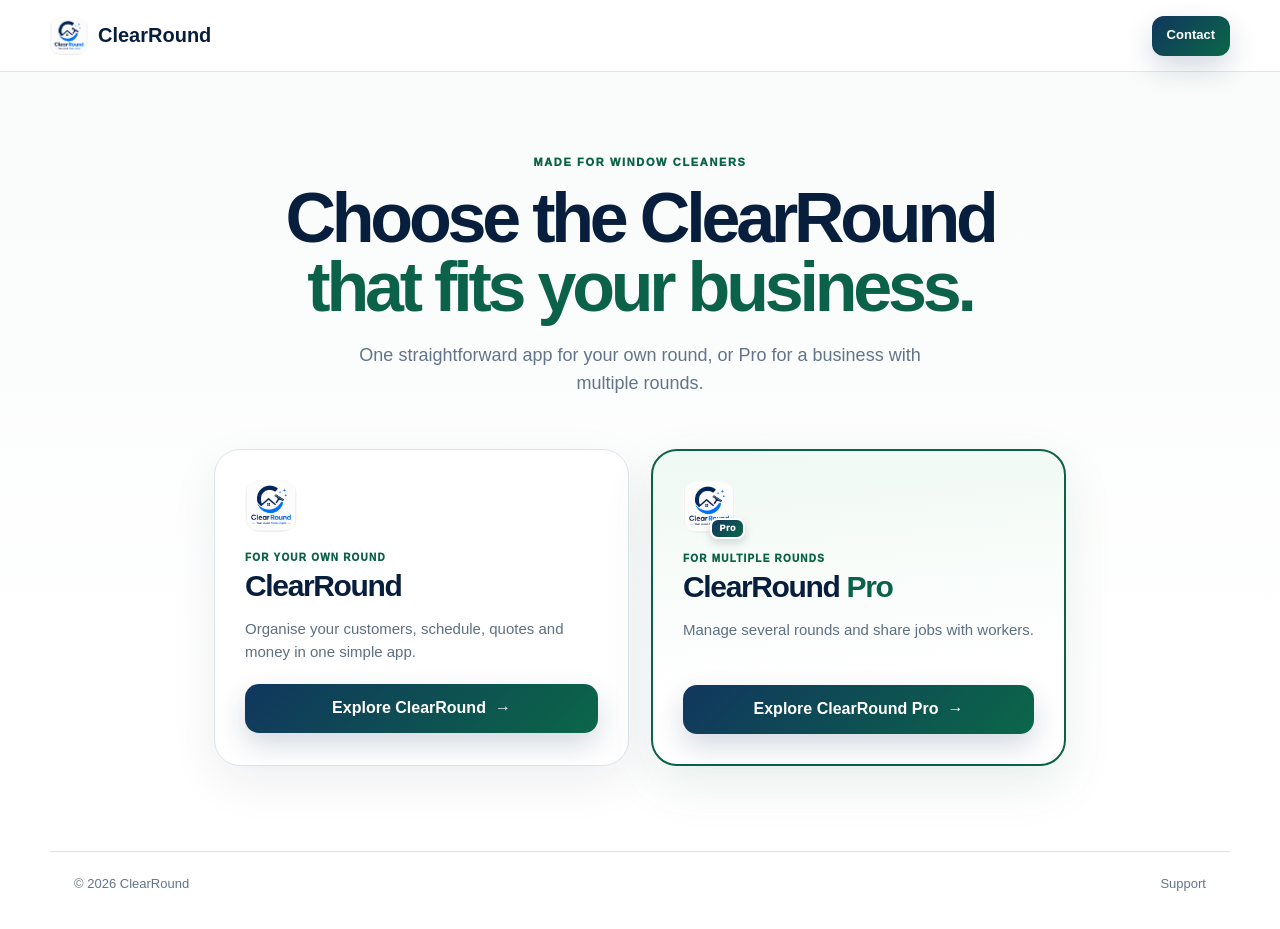
<file: index.html>
<!doctype html>
<html lang="en-GB">
<head>
  <meta charset="utf-8" />
  <meta name="viewport" content="width=device-width, initial-scale=1" />
  <meta name="description" content="Choose ClearRound for managing your own window-cleaning round, or ClearRound Pro for multiple rounds and workers." />
  <meta name="theme-color" content="#0b284d" />
  <title>ClearRound — Choose the right app for your round</title>
  <link rel="stylesheet" href="styles.css" />
</head>
<body class="choice-page">
  <header class="nav"><a class="brand" href="index.html" aria-label="ClearRound home"><img src="clearround-logo.png" alt="" /><span>ClearRound</span></a><a class="button small" href="mailto:mail@clearroundapp.com">Contact</a></header>
  <main id="top">
    <section class="choice-hero">
      <div class="eyebrow">MADE FOR WINDOW CLEANERS</div>
      <h1>Choose the ClearRound<br><span>that fits your business.</span></h1>
      <p>One straightforward app for your own round, or Pro for a business with multiple rounds.</p>
    </section>
    <section class="choice-grid" aria-label="Choose a ClearRound product">
      <article class="choice-card">
        <div class="choice-icon"><img src="clearround-logo.png" alt="" /></div>
        <div class="product-label">FOR YOUR OWN ROUND</div>
        <h2>ClearRound</h2>
        <p>Organise your customers, schedule, quotes and money in one simple app.</p>
        <a class="button full" href="clearround.html">Explore ClearRound <span aria-hidden="true">→</span></a>
      </article>
      <article class="choice-card choice-pro">
        <div class="choice-icon pro-mark"><img src="clearround-logo.png" alt="" /><span class="pro-badge">Pro</span></div>
        <div class="product-label">FOR MULTIPLE ROUNDS</div>
        <h2>ClearRound <span>Pro</span></h2>
        <p>Manage several rounds and share jobs with workers.</p>
        <a class="button full" href="pro.html">Explore ClearRound Pro <span aria-hidden="true">→</span></a>
      </article>
    </section>
  </main>
  <footer class="choice-footer"><span>© <span id="year"></span> ClearRound</span><a href="mailto:mail@clearroundapp.com">Support</a></footer>
  <script>document.getElementById('year').textContent = new Date().getFullYear();</script>
</body>
</html>
</file>
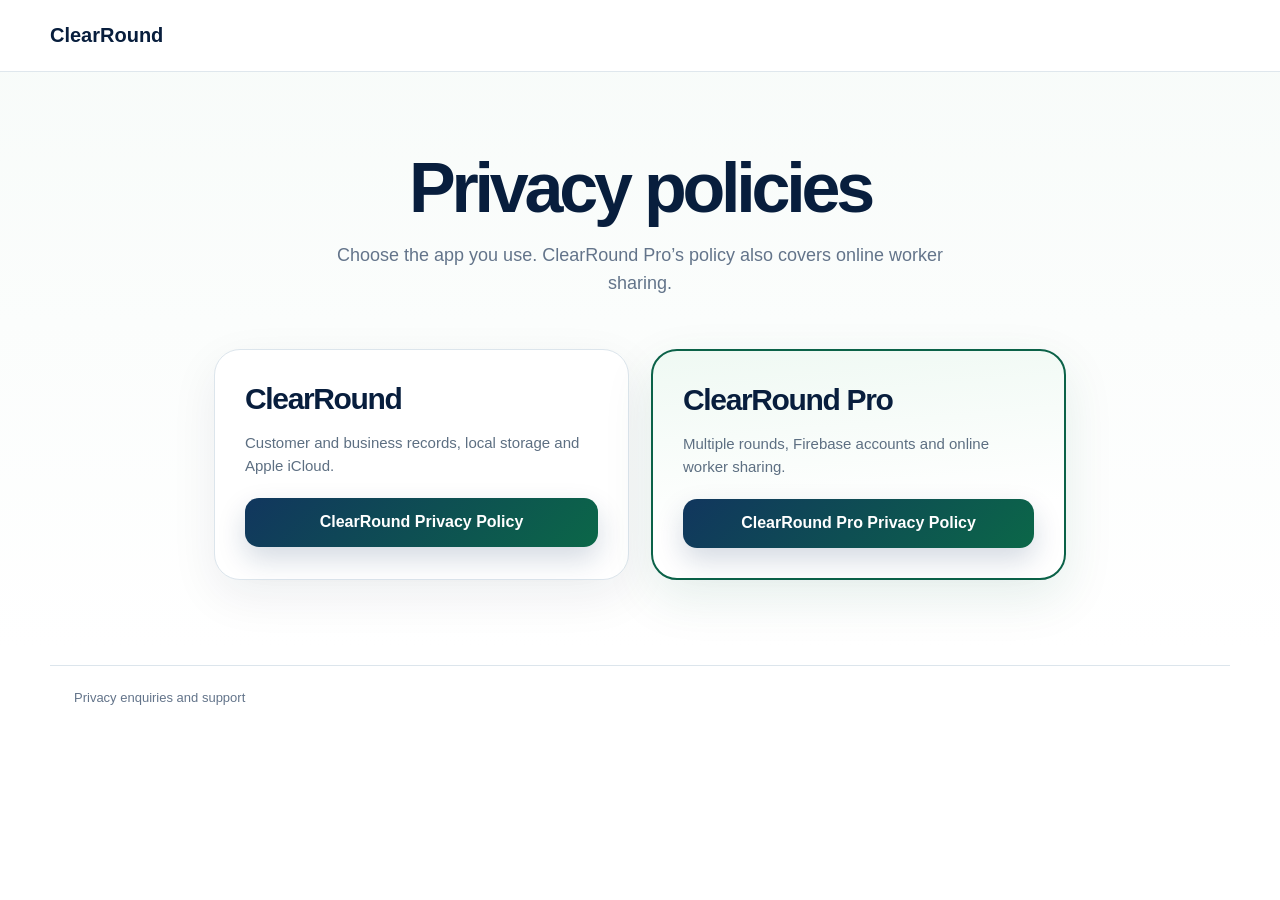
<file: privacy/index.html>
<!doctype html><html lang="en-GB"><head><meta charset="utf-8"><meta name="viewport" content="width=device-width,initial-scale=1"><title>Choose your privacy policy | ClearRound</title><link rel="stylesheet" href="../styles.css"></head><body class="choice-page"><header class="nav"><a class="brand" href="../index.html">ClearRound</a></header><main><section class="choice-hero"><h1>Privacy policies</h1><p>Choose the app you use. ClearRound Pro’s policy also covers online worker sharing.</p></section><section class="choice-grid" aria-label="Privacy policies"><article class="choice-card"><h2>ClearRound</h2><p>Customer and business records, local storage and Apple iCloud.</p><a class="button full" href="../privacy.html">ClearRound Privacy Policy</a></article><article class="choice-card choice-pro"><h2>ClearRound Pro</h2><p>Multiple rounds, Firebase accounts and online worker sharing.</p><a class="button full" href="../pro-privacy.html">ClearRound Pro Privacy Policy</a></article></section></main><footer class="choice-footer"><a href="mailto:mail@clearroundapp.com">Privacy enquiries and support</a></footer></body></html>
</file>
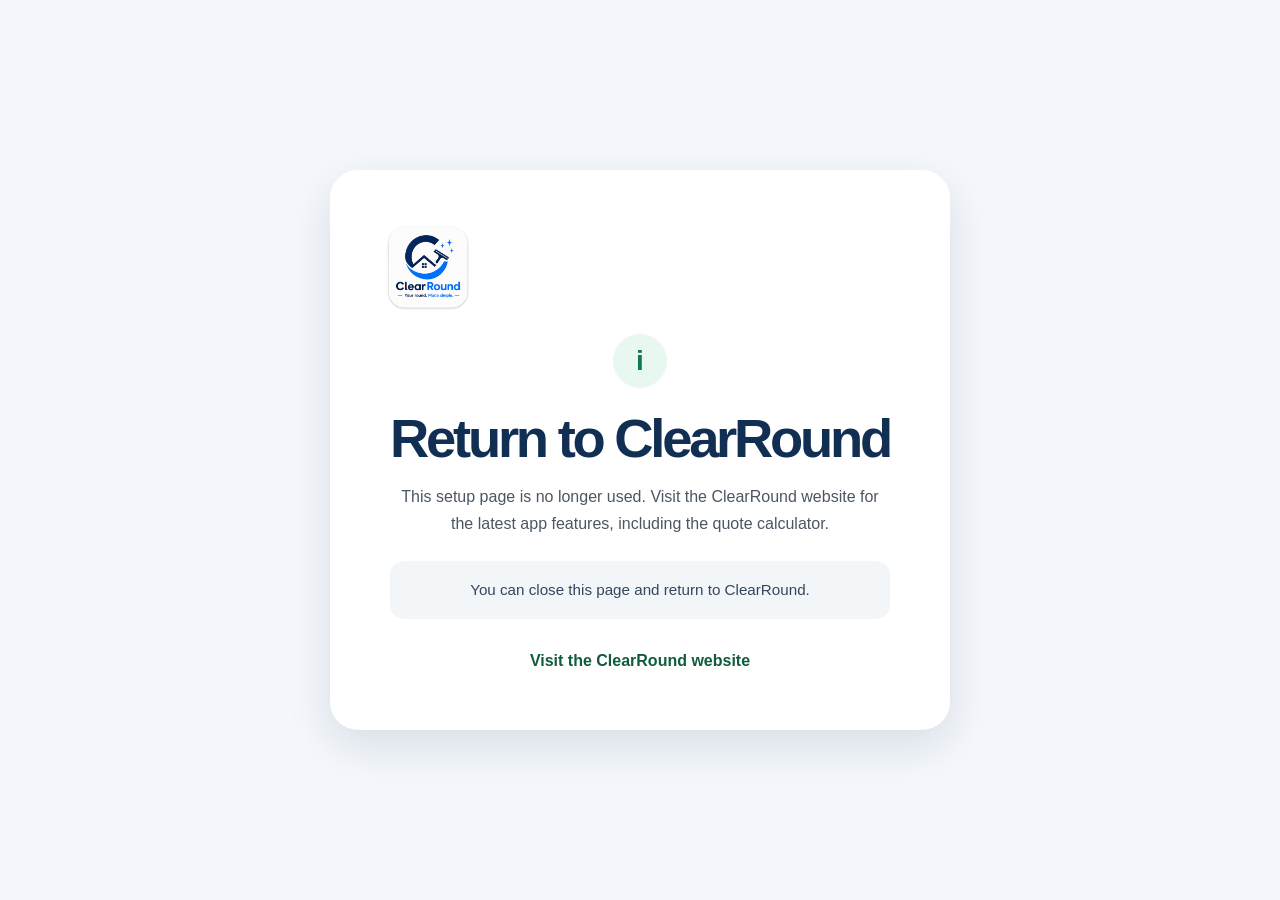
<file: stripe/refresh/index.html>
<!DOCTYPE html>
<html lang="en">
<head>
  <meta charset="UTF-8" />
  <meta name="viewport" content="width=device-width, initial-scale=1.0" />
  <meta name="robots" content="noindex, nofollow" />
  <meta name="description" content="Visit ClearRound for the latest app information." />
  <title>Return to ClearRound</title>
  <link rel="stylesheet" href="../../styles.css" />
  <style>
    .legacy-wrap{min-height:100vh;display:grid;place-items:center;padding:32px 20px;background:#f4f7fb}
    .legacy-card{width:min(620px,100%);background:#fff;border-radius:28px;padding:clamp(28px,6vw,56px);box-shadow:0 16px 45px rgba(17,46,83,.12);text-align:center}
    .legacy-logo{width:84px;height:84px;border-radius:20px;margin-bottom:24px}
    .legacy-card h1{margin:0 0 16px;color:#112e53;font-size:clamp(2rem,7vw,3.4rem);line-height:1.05}
    .legacy-card p{margin:0 auto 16px;max-width:500px;color:#4c5663;line-height:1.7}
    .status-mark{display:grid;place-items:center;width:54px;height:54px;margin:0 auto 22px;border-radius:50%;background:#e8f7ef;color:#0f7a4c;font-size:28px;font-weight:800}
    .legacy-note{margin-top:24px!important;padding:16px 18px;border-radius:14px;background:#f3f6f9;color:#34465d!important;font-size:.95rem}
    .home-link{display:inline-block;margin-top:14px;color:#0f5d3a;font-weight:700;text-decoration:none}
  </style>
</head>
<body>
  <main class="legacy-wrap">
    <section class="legacy-card" aria-labelledby="page-title">
      <img class="legacy-logo" src="../../clearround-logo.png" alt="ClearRound" />
      <div class="status-mark" aria-hidden="true">i</div>
      <h1 id="page-title">Return to ClearRound</h1>
      <p>This setup page is no longer used. Visit the ClearRound website for the latest app features, including the quote calculator.</p>
      <p class="legacy-note">You can close this page and return to ClearRound.</p>
      <a class="home-link" href="../../index.html">Visit the ClearRound website</a>
    </section>
  </main>
</body>
</html>
</file>
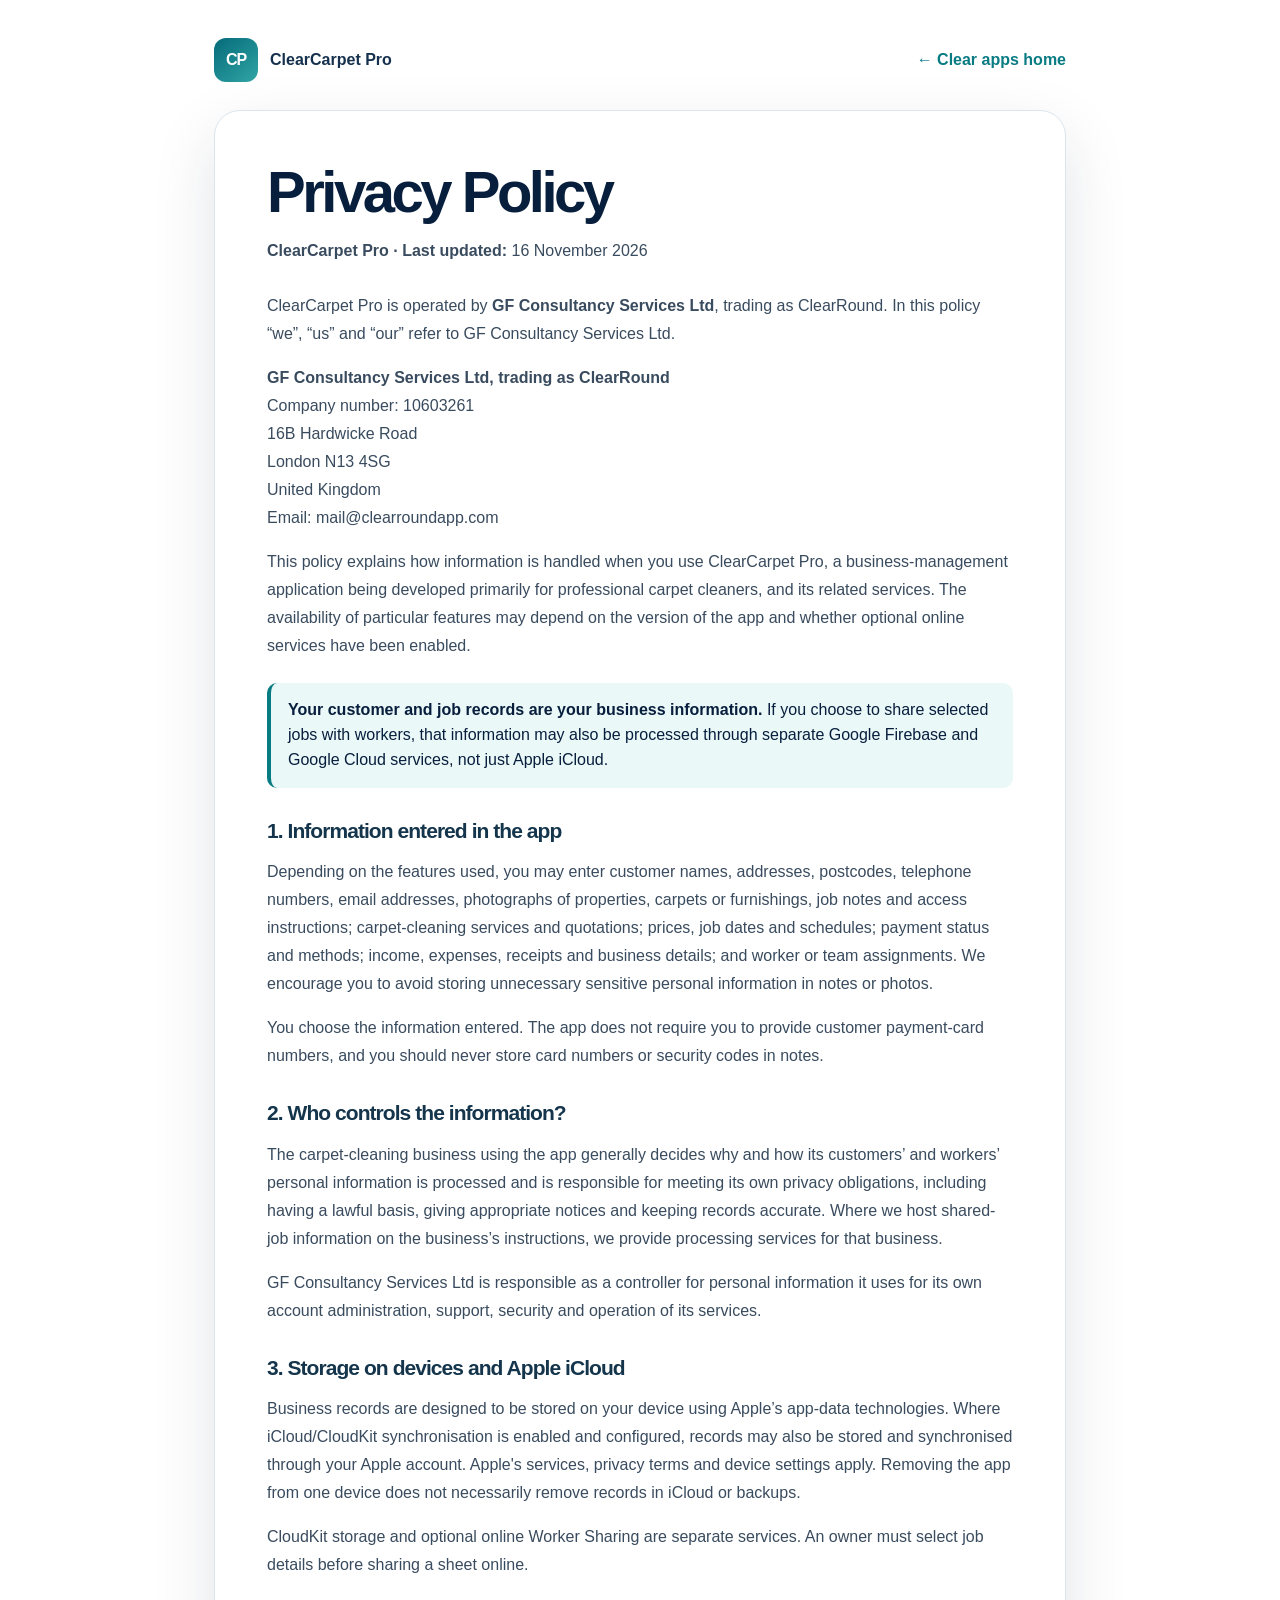
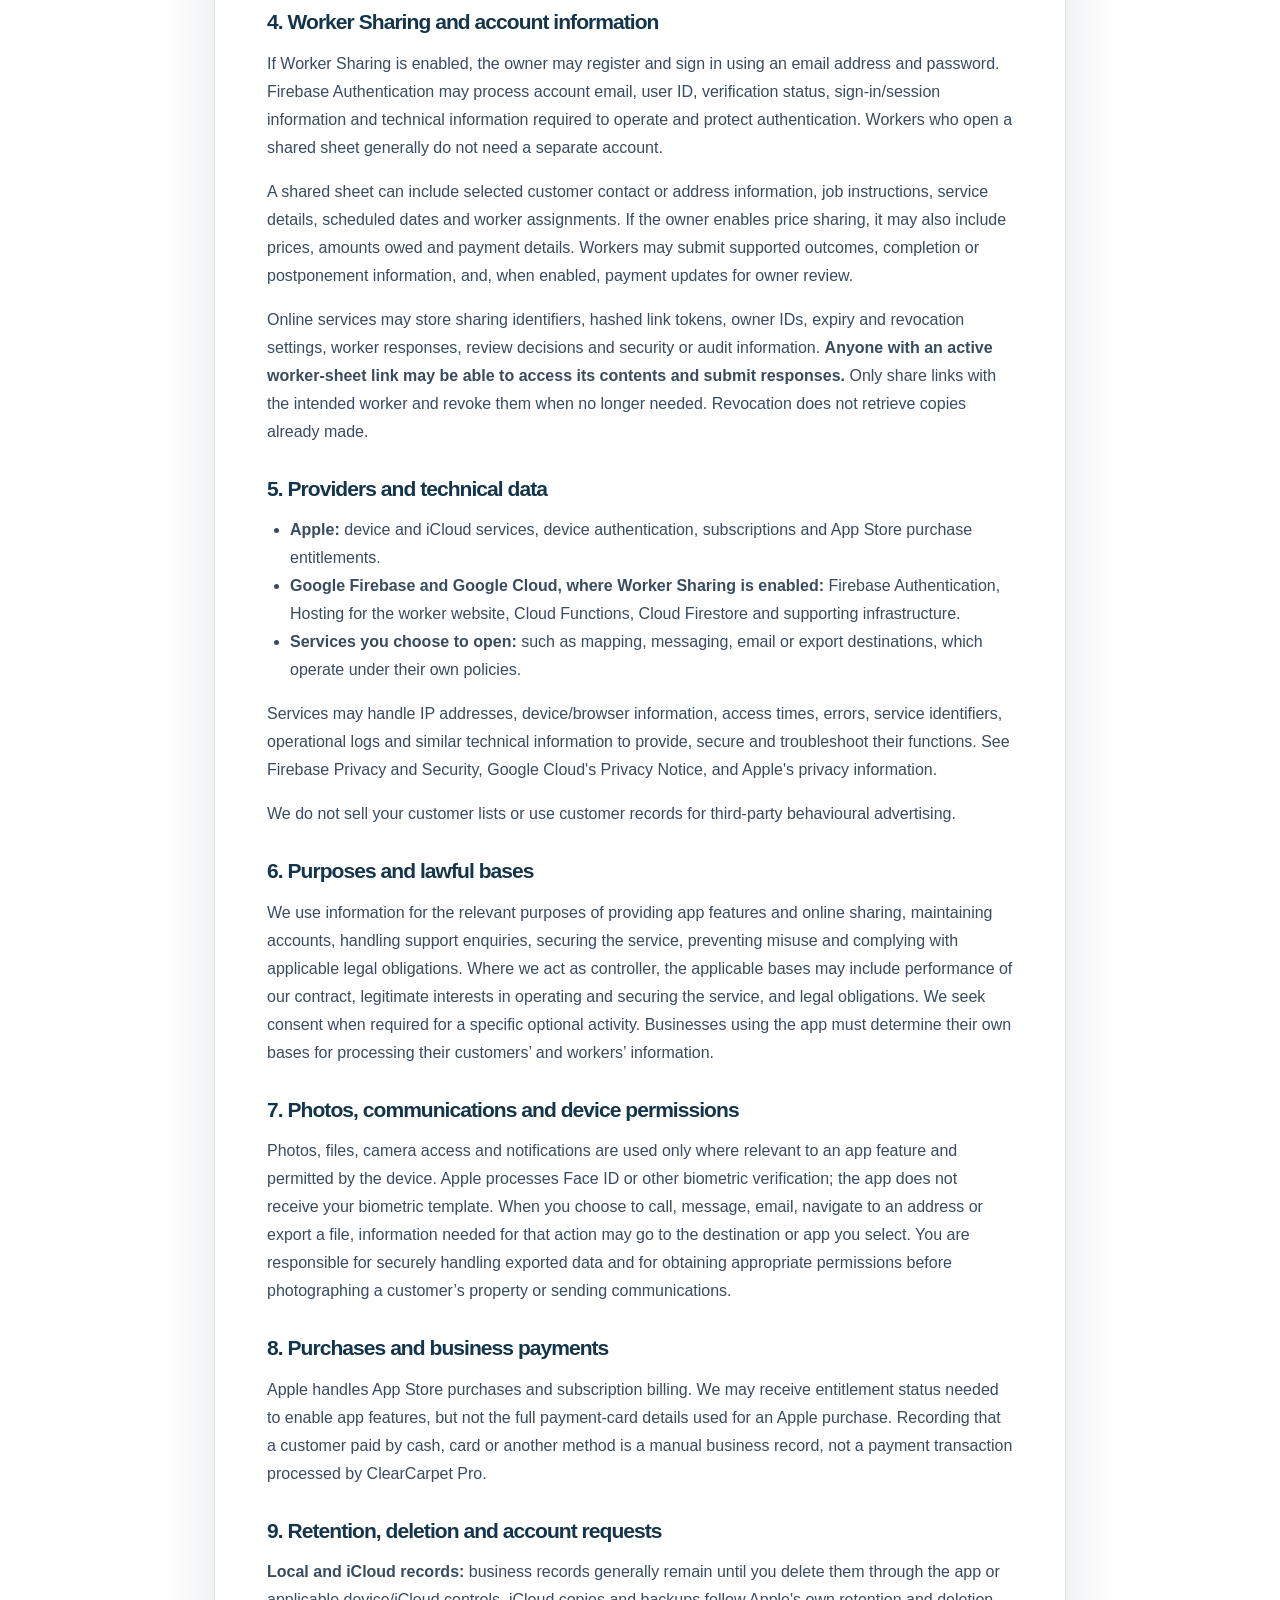
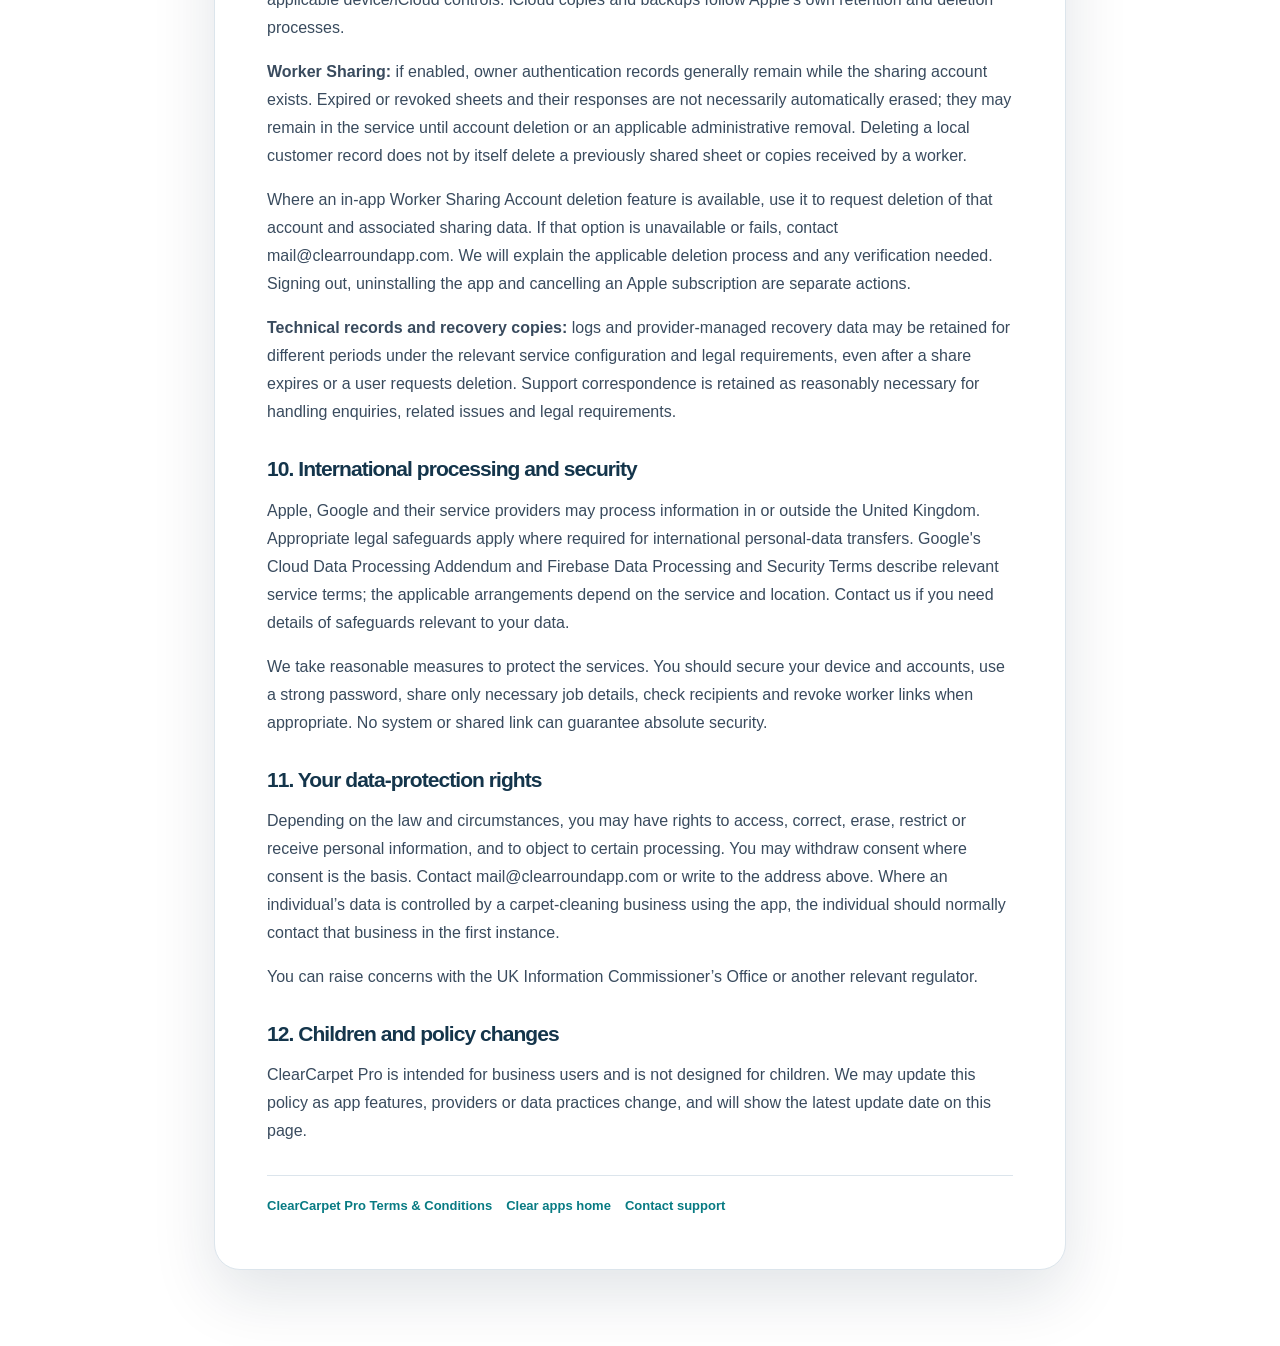
<file: clearcarpetpro-privacy.html>
<!doctype html>
<html lang="en-GB">
<head>
<meta charset="utf-8" />
<meta name="viewport" content="width=device-width, initial-scale=1" />
<meta name="description" content="How ClearCarpet Pro handles carpet-cleaning business records, Apple iCloud data and optional worker sharing." />
<meta name="theme-color" content="#087b83" />
<title>Privacy Policy | ClearCarpet Pro</title>
<link rel="stylesheet" href="styles.css" />
<style>.policy-wrap{max-width:900px;margin:0 auto;padding:38px 24px 76px}.policy-top{display:flex;align-items:center;justify-content:space-between;gap:18px;margin-bottom:28px}.policy-brand{display:flex;align-items:center;gap:12px}.policy-brand img{width:44px;height:44px;border-radius:12px}.policy-back{font-weight:750;color:#087b83}.policy-card{background:#fff;border:1px solid var(--line);border-radius:26px;padding:clamp(23px,5vw,52px);box-shadow:var(--shadow)}.policy-card h1{font-size:clamp(36px,6vw,58px);line-height:1;margin:0 0 10px}.policy-card h2{font-size:21px;margin:32px 0 8px}.policy-card p,.policy-card li{line-height:1.75;color:#394b5e}.policy-card ul{padding-left:23px}.policy-meta{color:var(--muted);margin-bottom:27px}.policy-note{background:#eaf8f8;border-left:4px solid #087b83;padding:15px 17px;border-radius:10px;margin:23px 0}.policy-footer{margin-top:30px;padding-top:20px;border-top:1px solid var(--line);display:flex;gap:14px;flex-wrap:wrap}.policy-footer a{color:#087b83;font-weight:750}@media(max-width:640px){.policy-top{align-items:flex-start}.policy-back{padding-top:8px}}.policy-brand{text-decoration:none;color:#16314e}.carpet-mark{width:44px;height:44px;border-radius:12px;background:linear-gradient(140deg,#056b7a,#31a5a5);display:grid;place-items:center;color:#fff;font-weight:850;letter-spacing:-1px;flex-shrink:0}.policy-card a{overflow-wrap:anywhere}.policy-card h2{color:#14354b}.policy-card{min-width:0}.policy-top a:hover,.policy-footer a:hover{text-decoration:underline}</style>
</head>
<body>
<div class="policy-wrap">
<header class="policy-top">
  <a class="policy-brand" href="index.html" aria-label="ClearCarpet Pro — Clear apps home"><span class="carpet-mark" aria-hidden="true">CP</span><strong>ClearCarpet Pro</strong></a>
  <a class="policy-back" href="index.html">← Clear apps home</a>
</header>
<main class="policy-card">
<h1>Privacy Policy</h1>
<p class="policy-meta"><strong>ClearCarpet Pro · Last updated:</strong> 16 November 2026</p>
<p>ClearCarpet Pro is operated by <strong>GF Consultancy Services Ltd</strong>, trading as ClearRound. In this policy “we”, “us” and “our” refer to GF Consultancy Services Ltd.</p>
<p><strong>GF Consultancy Services Ltd, trading as ClearRound</strong><br />
Company number: 10603261<br />
16B Hardwicke Road<br />
London N13 4SG<br />
United Kingdom<br />
Email: <a href="mailto:mail@clearroundapp.com">mail@clearroundapp.com</a></p>
<p>This policy explains how information is handled when you use ClearCarpet Pro, a business-management application being developed primarily for professional carpet cleaners, and its related services. The availability of particular features may depend on the version of the app and whether optional online services have been enabled.</p>
<div class="policy-note"><strong>Your customer and job records are your business information.</strong> If you choose to share selected jobs with workers, that information may also be processed through separate Google Firebase and Google Cloud services, not just Apple iCloud.</div>

<h2>1. Information entered in the app</h2>
<p>Depending on the features used, you may enter customer names, addresses, postcodes, telephone numbers, email addresses, photographs of properties, carpets or furnishings, job notes and access instructions; carpet-cleaning services and quotations; prices, job dates and schedules; payment status and methods; income, expenses, receipts and business details; and worker or team assignments. We encourage you to avoid storing unnecessary sensitive personal information in notes or photos.</p>
<p>You choose the information entered. The app does not require you to provide customer payment-card numbers, and you should never store card numbers or security codes in notes.</p>

<h2>2. Who controls the information?</h2>
<p>The carpet-cleaning business using the app generally decides why and how its customers’ and workers’ personal information is processed and is responsible for meeting its own privacy obligations, including having a lawful basis, giving appropriate notices and keeping records accurate. Where we host shared-job information on the business’s instructions, we provide processing services for that business.</p>
<p>GF Consultancy Services Ltd is responsible as a controller for personal information it uses for its own account administration, support, security and operation of its services.</p>

<h2>3. Storage on devices and Apple iCloud</h2>
<p>Business records are designed to be stored on your device using Apple’s app-data technologies. Where iCloud/CloudKit synchronisation is enabled and configured, records may also be stored and synchronised through your Apple account. Apple's services, privacy terms and device settings apply. Removing the app from one device does not necessarily remove records in iCloud or backups.</p>
<p>CloudKit storage and optional online Worker Sharing are separate services. An owner must select job details before sharing a sheet online.</p>

<h2>4. Worker Sharing and account information</h2>
<p>If Worker Sharing is enabled, the owner may register and sign in using an email address and password. Firebase Authentication may process account email, user ID, verification status, sign-in/session information and technical information required to operate and protect authentication. Workers who open a shared sheet generally do not need a separate account.</p>
<p>A shared sheet can include selected customer contact or address information, job instructions, service details, scheduled dates and worker assignments. If the owner enables price sharing, it may also include prices, amounts owed and payment details. Workers may submit supported outcomes, completion or postponement information, and, when enabled, payment updates for owner review.</p>
<p>Online services may store sharing identifiers, hashed link tokens, owner IDs, expiry and revocation settings, worker responses, review decisions and security or audit information. <strong>Anyone with an active worker-sheet link may be able to access its contents and submit responses.</strong> Only share links with the intended worker and revoke them when no longer needed. Revocation does not retrieve copies already made.</p>

<h2>5. Providers and technical data</h2>
<ul>
<li><strong>Apple:</strong> device and iCloud services, device authentication, subscriptions and App Store purchase entitlements.</li>
<li><strong>Google Firebase and Google Cloud, where Worker Sharing is enabled:</strong> Firebase Authentication, Hosting for the worker website, Cloud Functions, Cloud Firestore and supporting infrastructure.</li>
<li><strong>Services you choose to open:</strong> such as mapping, messaging, email or export destinations, which operate under their own policies.</li>
</ul>
<p>Services may handle IP addresses, device/browser information, access times, errors, service identifiers, operational logs and similar technical information to provide, secure and troubleshoot their functions. See <a href="https://firebase.google.com/support/privacy">Firebase Privacy and Security</a>, <a href="https://cloud.google.com/terms/cloud-privacy-notice">Google Cloud's Privacy Notice</a>, and <a href="https://www.apple.com/legal/privacy/">Apple's privacy information</a>.</p>
<p>We do not sell your customer lists or use customer records for third-party behavioural advertising.</p>

<h2>6. Purposes and lawful bases</h2>
<p>We use information for the relevant purposes of providing app features and online sharing, maintaining accounts, handling support enquiries, securing the service, preventing misuse and complying with applicable legal obligations. Where we act as controller, the applicable bases may include performance of our contract, legitimate interests in operating and securing the service, and legal obligations. We seek consent when required for a specific optional activity. Businesses using the app must determine their own bases for processing their customers’ and workers’ information.</p>

<h2>7. Photos, communications and device permissions</h2>
<p>Photos, files, camera access and notifications are used only where relevant to an app feature and permitted by the device. Apple processes Face ID or other biometric verification; the app does not receive your biometric template. When you choose to call, message, email, navigate to an address or export a file, information needed for that action may go to the destination or app you select. You are responsible for securely handling exported data and for obtaining appropriate permissions before photographing a customer’s property or sending communications.</p>

<h2>8. Purchases and business payments</h2>
<p>Apple handles App Store purchases and subscription billing. We may receive entitlement status needed to enable app features, but not the full payment-card details used for an Apple purchase. Recording that a customer paid by cash, card or another method is a manual business record, not a payment transaction processed by ClearCarpet Pro.</p>

<h2>9. Retention, deletion and account requests</h2>
<p><strong>Local and iCloud records:</strong> business records generally remain until you delete them through the app or applicable device/iCloud controls. iCloud copies and backups follow Apple's own retention and deletion processes.</p>
<p><strong>Worker Sharing:</strong> if enabled, owner authentication records generally remain while the sharing account exists. Expired or revoked sheets and their responses are not necessarily automatically erased; they may remain in the service until account deletion or an applicable administrative removal. Deleting a local customer record does not by itself delete a previously shared sheet or copies received by a worker.</p>
<p>Where an in-app Worker Sharing Account deletion feature is available, use it to request deletion of that account and associated sharing data. If that option is unavailable or fails, contact <a href="mailto:mail@clearroundapp.com">mail@clearroundapp.com</a>. We will explain the applicable deletion process and any verification needed. Signing out, uninstalling the app and cancelling an Apple subscription are separate actions.</p>
<p><strong>Technical records and recovery copies:</strong> logs and provider-managed recovery data may be retained for different periods under the relevant service configuration and legal requirements, even after a share expires or a user requests deletion. Support correspondence is retained as reasonably necessary for handling enquiries, related issues and legal requirements.</p>

<h2>10. International processing and security</h2>
<p>Apple, Google and their service providers may process information in or outside the United Kingdom. Appropriate legal safeguards apply where required for international personal-data transfers. Google's <a href="https://cloud.google.com/terms/data-processing-addendum">Cloud Data Processing Addendum</a> and <a href="https://firebase.google.com/terms/data-processing-terms">Firebase Data Processing and Security Terms</a> describe relevant service terms; the applicable arrangements depend on the service and location. Contact us if you need details of safeguards relevant to your data.</p>
<p>We take reasonable measures to protect the services. You should secure your device and accounts, use a strong password, share only necessary job details, check recipients and revoke worker links when appropriate. No system or shared link can guarantee absolute security.</p>

<h2>11. Your data-protection rights</h2>
<p>Depending on the law and circumstances, you may have rights to access, correct, erase, restrict or receive personal information, and to object to certain processing. You may withdraw consent where consent is the basis. Contact <a href="mailto:mail@clearroundapp.com">mail@clearroundapp.com</a> or write to the address above. Where an individual’s data is controlled by a carpet-cleaning business using the app, the individual should normally contact that business in the first instance.</p>
<p>You can raise concerns with the <a href="https://ico.org.uk/make-a-complaint/">UK Information Commissioner’s Office</a> or another relevant regulator.</p>

<h2>12. Children and policy changes</h2>
<p>ClearCarpet Pro is intended for business users and is not designed for children. We may update this policy as app features, providers or data practices change, and will show the latest update date on this page.</p>
<nav class="policy-footer" aria-label="Legal pages">
  <a href="clearcarpetpro-terms.html">ClearCarpet Pro Terms &amp; Conditions</a>
  <a href="index.html">Clear apps home</a>
  <a href="mailto:mail@clearroundapp.com">Contact support</a>
</nav>
</main>
</div>
</body>
</html>
</file>
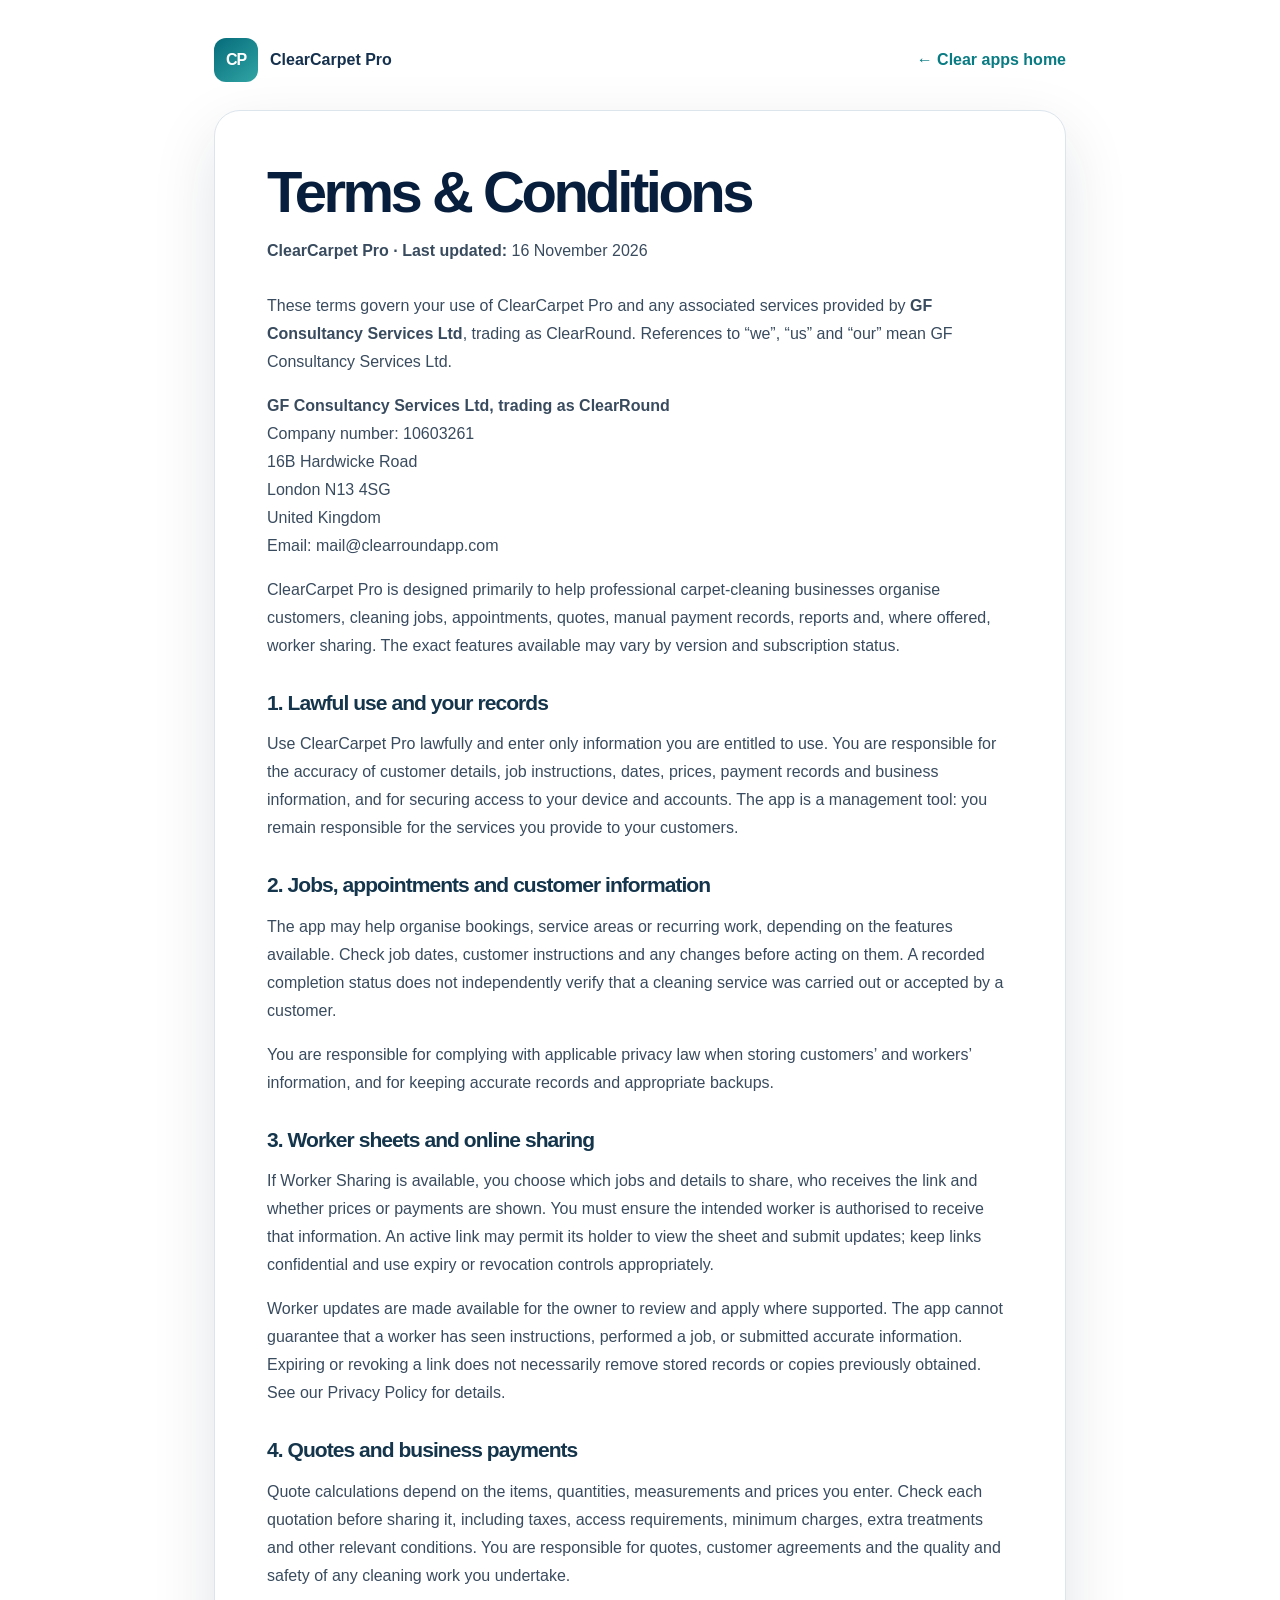
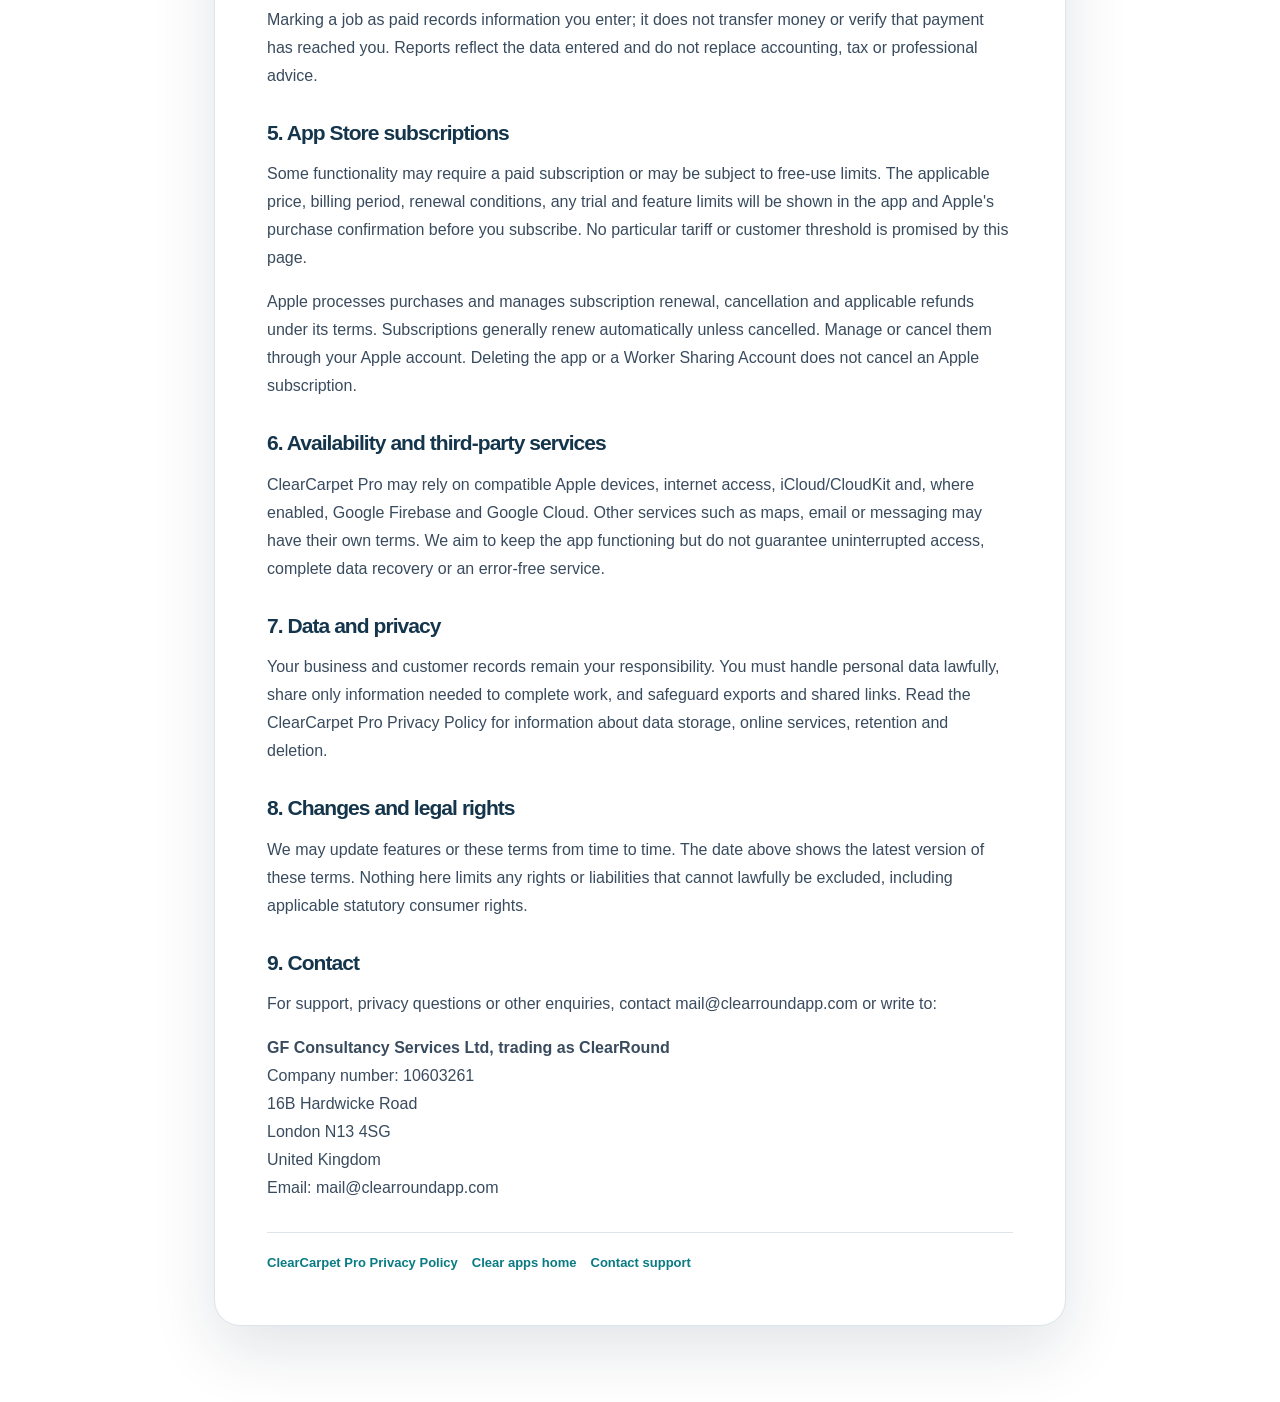
<file: clearcarpetpro-terms.html>
<!doctype html>
<html lang="en-GB">
<head>
<meta charset="utf-8" />
<meta name="viewport" content="width=device-width, initial-scale=1" />
<meta name="description" content="Terms and conditions for the ClearCarpet Pro carpet-cleaning business-management app." />
<meta name="theme-color" content="#087b83" />
<title>Terms & Conditions | ClearCarpet Pro</title>
<link rel="stylesheet" href="styles.css" />
<style>.policy-wrap{max-width:900px;margin:0 auto;padding:38px 24px 76px}.policy-top{display:flex;align-items:center;justify-content:space-between;gap:18px;margin-bottom:28px}.policy-brand{display:flex;align-items:center;gap:12px}.policy-brand img{width:44px;height:44px;border-radius:12px}.policy-back{font-weight:750;color:#087b83}.policy-card{background:#fff;border:1px solid var(--line);border-radius:26px;padding:clamp(23px,5vw,52px);box-shadow:var(--shadow)}.policy-card h1{font-size:clamp(36px,6vw,58px);line-height:1;margin:0 0 10px}.policy-card h2{font-size:21px;margin:32px 0 8px}.policy-card p,.policy-card li{line-height:1.75;color:#394b5e}.policy-card ul{padding-left:23px}.policy-meta{color:var(--muted);margin-bottom:27px}.policy-note{background:#eaf8f8;border-left:4px solid #087b83;padding:15px 17px;border-radius:10px;margin:23px 0}.policy-footer{margin-top:30px;padding-top:20px;border-top:1px solid var(--line);display:flex;gap:14px;flex-wrap:wrap}.policy-footer a{color:#087b83;font-weight:750}@media(max-width:640px){.policy-top{align-items:flex-start}.policy-back{padding-top:8px}}.policy-brand{text-decoration:none;color:#16314e}.carpet-mark{width:44px;height:44px;border-radius:12px;background:linear-gradient(140deg,#056b7a,#31a5a5);display:grid;place-items:center;color:#fff;font-weight:850;letter-spacing:-1px;flex-shrink:0}.policy-card a{overflow-wrap:anywhere}.policy-card h2{color:#14354b}.policy-card{min-width:0}.policy-top a:hover,.policy-footer a:hover{text-decoration:underline}</style>
</head>
<body>
<div class="policy-wrap">
<header class="policy-top">
  <a class="policy-brand" href="index.html" aria-label="ClearCarpet Pro — Clear apps home"><span class="carpet-mark" aria-hidden="true">CP</span><strong>ClearCarpet Pro</strong></a>
  <a class="policy-back" href="index.html">← Clear apps home</a>
</header>
<main class="policy-card">
<h1>Terms &amp; Conditions</h1>
<p class="policy-meta"><strong>ClearCarpet Pro · Last updated:</strong> 16 November 2026</p>
<p>These terms govern your use of ClearCarpet Pro and any associated services provided by <strong>GF Consultancy Services Ltd</strong>, trading as ClearRound. References to “we”, “us” and “our” mean GF Consultancy Services Ltd.</p>
<p><strong>GF Consultancy Services Ltd, trading as ClearRound</strong><br />
Company number: 10603261<br />
16B Hardwicke Road<br />
London N13 4SG<br />
United Kingdom<br />
Email: <a href="mailto:mail@clearroundapp.com">mail@clearroundapp.com</a></p>
<p>ClearCarpet Pro is designed primarily to help professional carpet-cleaning businesses organise customers, cleaning jobs, appointments, quotes, manual payment records, reports and, where offered, worker sharing. The exact features available may vary by version and subscription status.</p>

<h2>1. Lawful use and your records</h2>
<p>Use ClearCarpet Pro lawfully and enter only information you are entitled to use. You are responsible for the accuracy of customer details, job instructions, dates, prices, payment records and business information, and for securing access to your device and accounts. The app is a management tool: you remain responsible for the services you provide to your customers.</p>

<h2>2. Jobs, appointments and customer information</h2>
<p>The app may help organise bookings, service areas or recurring work, depending on the features available. Check job dates, customer instructions and any changes before acting on them. A recorded completion status does not independently verify that a cleaning service was carried out or accepted by a customer.</p>
<p>You are responsible for complying with applicable privacy law when storing customers’ and workers’ information, and for keeping accurate records and appropriate backups.</p>

<h2>3. Worker sheets and online sharing</h2>
<p>If Worker Sharing is available, you choose which jobs and details to share, who receives the link and whether prices or payments are shown. You must ensure the intended worker is authorised to receive that information. An active link may permit its holder to view the sheet and submit updates; keep links confidential and use expiry or revocation controls appropriately.</p>
<p>Worker updates are made available for the owner to review and apply where supported. The app cannot guarantee that a worker has seen instructions, performed a job, or submitted accurate information. Expiring or revoking a link does not necessarily remove stored records or copies previously obtained. See our <a href="clearcarpetpro-privacy.html">Privacy Policy</a> for details.</p>

<h2>4. Quotes and business payments</h2>
<p>Quote calculations depend on the items, quantities, measurements and prices you enter. Check each quotation before sharing it, including taxes, access requirements, minimum charges, extra treatments and other relevant conditions. You are responsible for quotes, customer agreements and the quality and safety of any cleaning work you undertake.</p>
<p>Marking a job as paid records information you enter; it does not transfer money or verify that payment has reached you. Reports reflect the data entered and do not replace accounting, tax or professional advice.</p>

<h2>5. App Store subscriptions</h2>
<p>Some functionality may require a paid subscription or may be subject to free-use limits. The applicable price, billing period, renewal conditions, any trial and feature limits will be shown in the app and Apple's purchase confirmation before you subscribe. No particular tariff or customer threshold is promised by this page.</p>
<p>Apple processes purchases and manages subscription renewal, cancellation and applicable refunds under its terms. Subscriptions generally renew automatically unless cancelled. Manage or cancel them through your Apple account. Deleting the app or a Worker Sharing Account does not cancel an Apple subscription.</p>

<h2>6. Availability and third-party services</h2>
<p>ClearCarpet Pro may rely on compatible Apple devices, internet access, iCloud/CloudKit and, where enabled, Google Firebase and Google Cloud. Other services such as maps, email or messaging may have their own terms. We aim to keep the app functioning but do not guarantee uninterrupted access, complete data recovery or an error-free service.</p>

<h2>7. Data and privacy</h2>
<p>Your business and customer records remain your responsibility. You must handle personal data lawfully, share only information needed to complete work, and safeguard exports and shared links. Read the <a href="clearcarpetpro-privacy.html">ClearCarpet Pro Privacy Policy</a> for information about data storage, online services, retention and deletion.</p>

<h2>8. Changes and legal rights</h2>
<p>We may update features or these terms from time to time. The date above shows the latest version of these terms. Nothing here limits any rights or liabilities that cannot lawfully be excluded, including applicable statutory consumer rights.</p>

<h2>9. Contact</h2>
<p>For support, privacy questions or other enquiries, contact <a href="mailto:mail@clearroundapp.com">mail@clearroundapp.com</a> or write to:</p>
<p><strong>GF Consultancy Services Ltd, trading as ClearRound</strong><br />
Company number: 10603261<br />
16B Hardwicke Road<br />
London N13 4SG<br />
United Kingdom<br />
Email: <a href="mailto:mail@clearroundapp.com">mail@clearroundapp.com</a></p>
<nav class="policy-footer" aria-label="Legal pages">
  <a href="clearcarpetpro-privacy.html">ClearCarpet Pro Privacy Policy</a>
  <a href="index.html">Clear apps home</a>
  <a href="mailto:mail@clearroundapp.com">Contact support</a>
</nav>
</main>
</div>
</body>
</html>
</file>
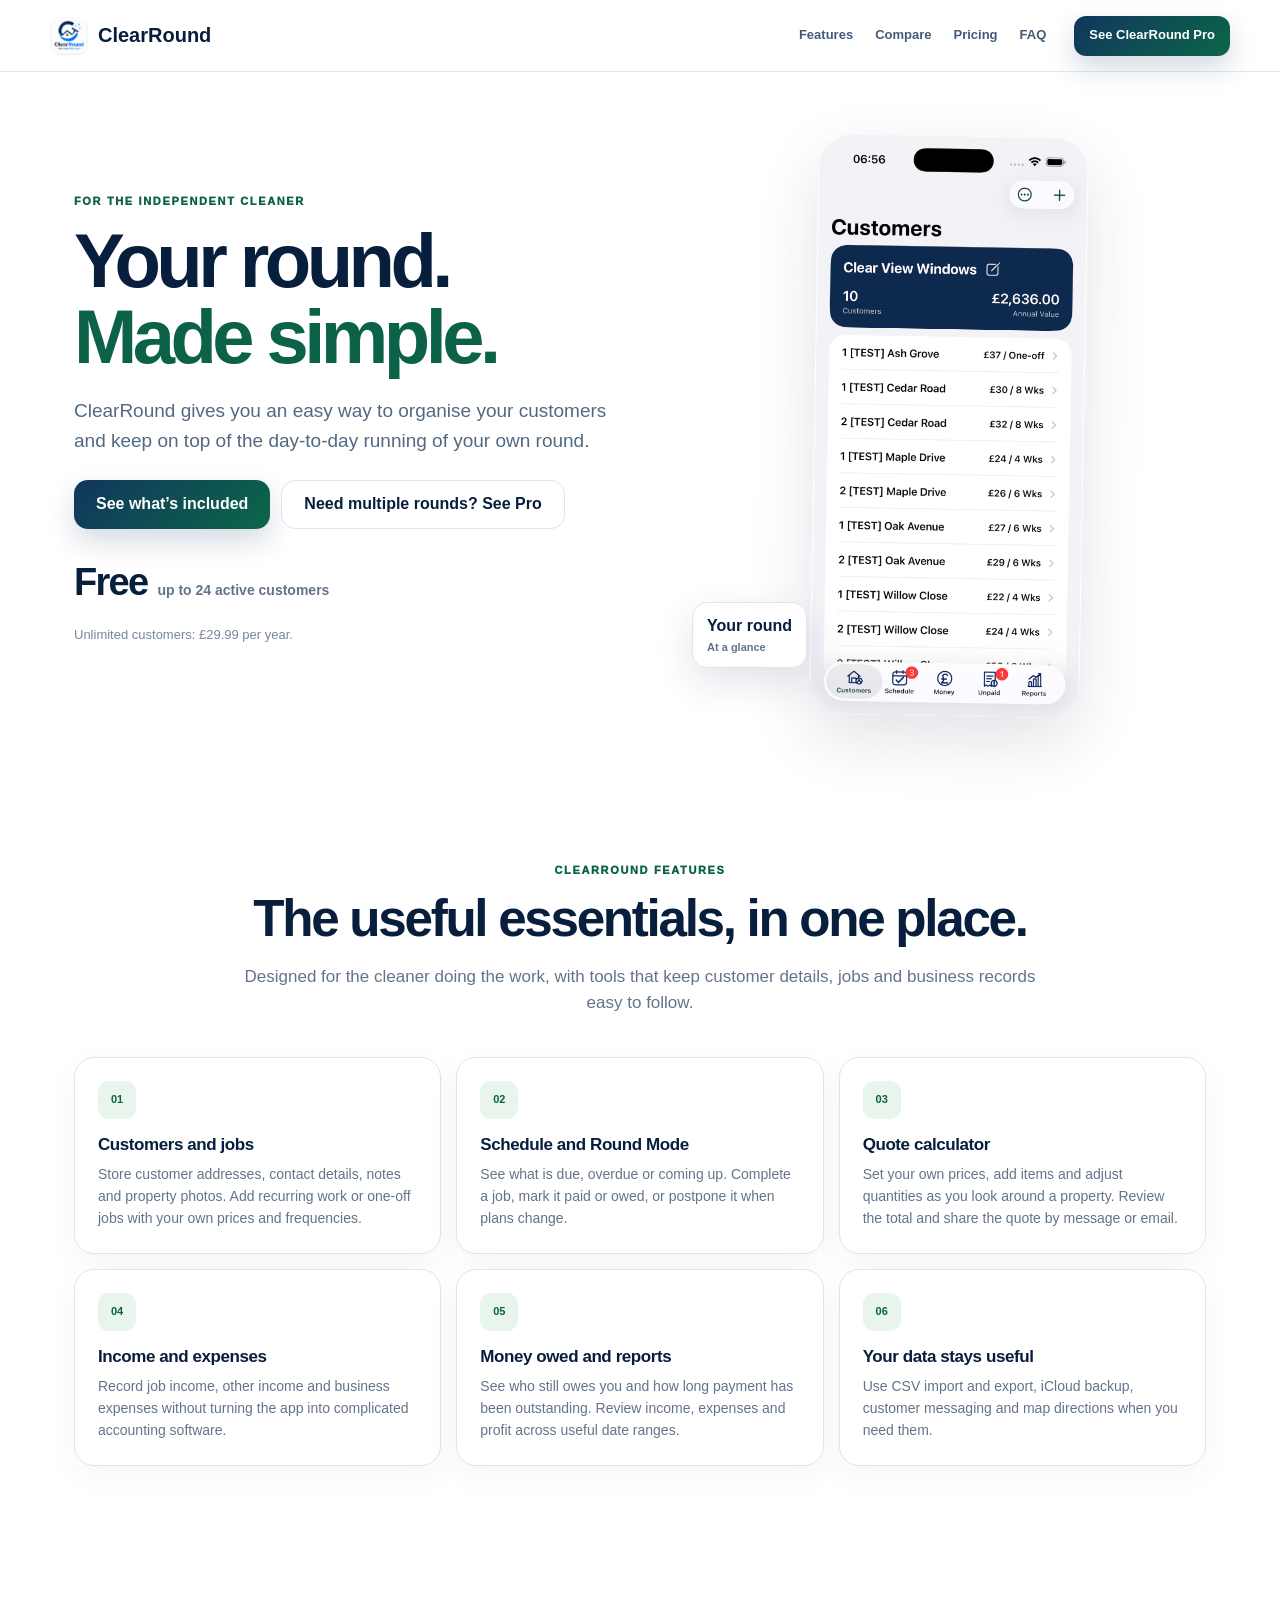
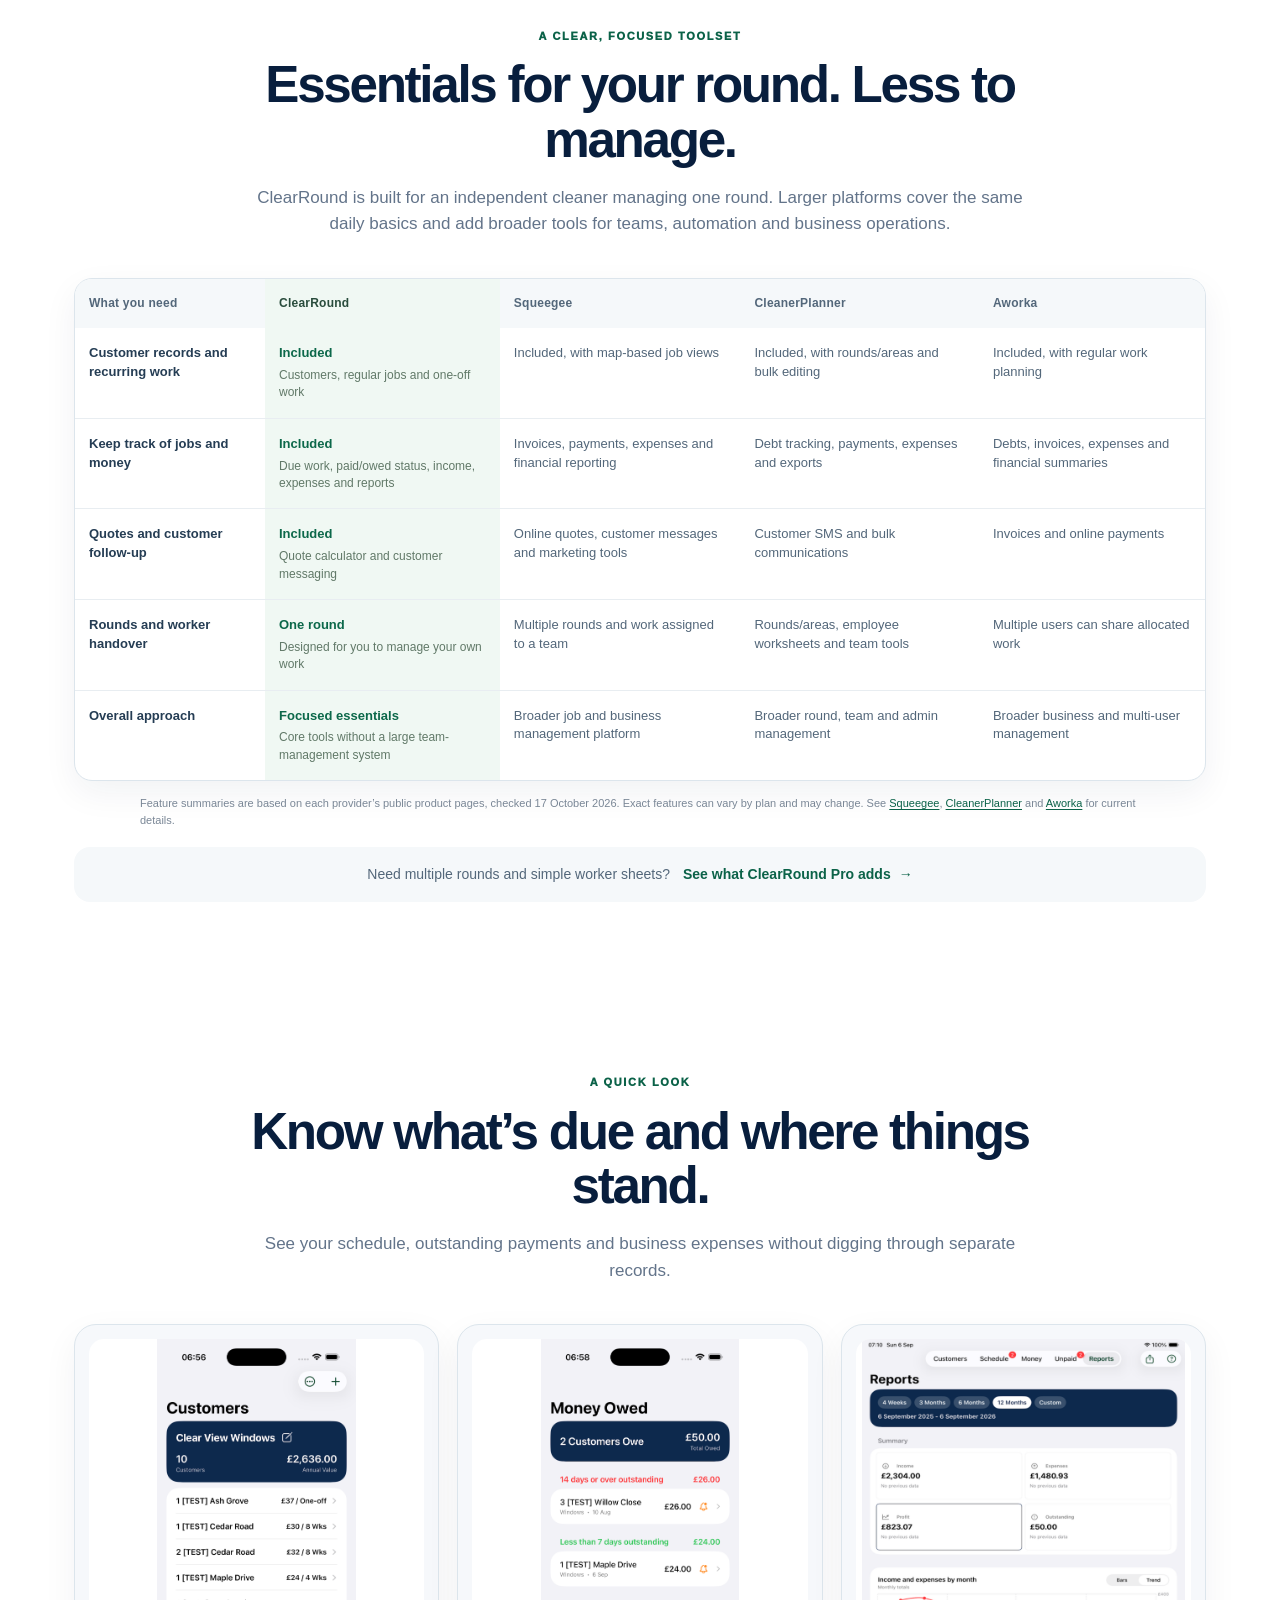
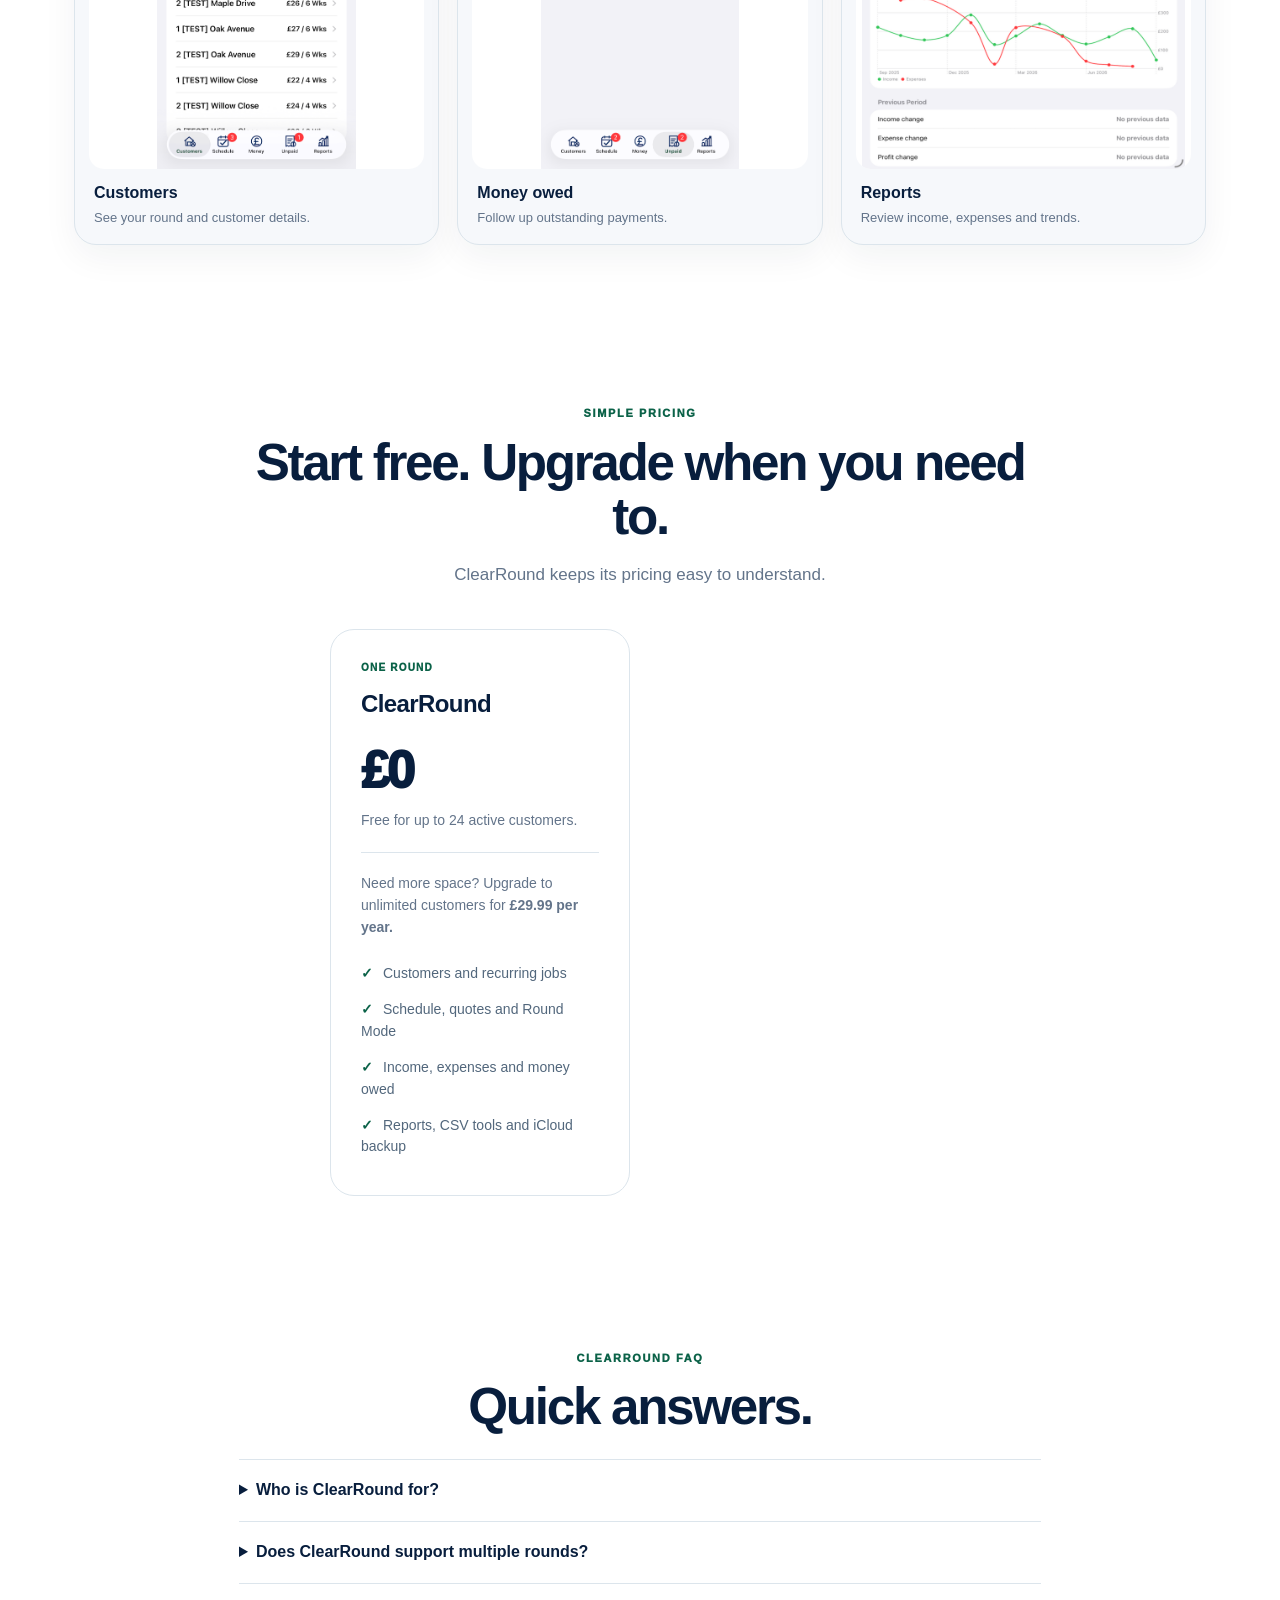
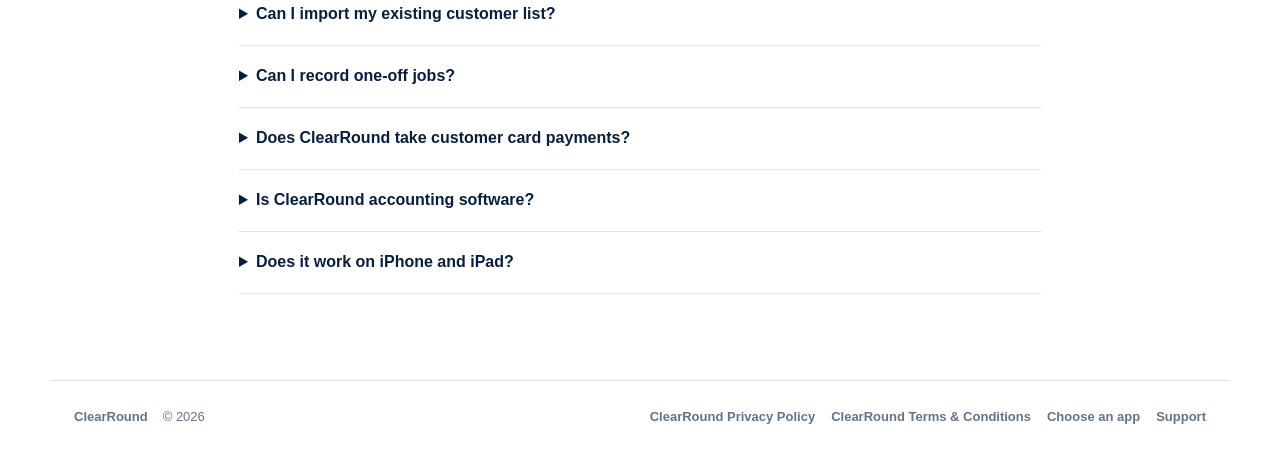
<file: clearround.html>
<!doctype html>
<html lang="en-GB">
<head>
  <meta charset="utf-8" /><meta name="viewport" content="width=device-width, initial-scale=1" />
  <meta name="description" content="ClearRound keeps your customers, schedule, quotes, income, expenses and money owed together in one simple app for running your own window-cleaning round." />
  <meta name="theme-color" content="#0b284d" /><title>ClearRound — Your round, made simple</title><link rel="stylesheet" href="styles.css" />
</head>
<body>
<header class="nav"><a class="brand" href="index.html"><img src="clearround-logo.png" alt="" /><span>ClearRound</span></a><nav aria-label="ClearRound navigation"><a href="#features">Features</a><a href="#compare">Compare</a><a href="#pricing">Pricing</a><a href="#faq">FAQ</a></nav><a class="button small" href="pro.html">See ClearRound Pro</a></header>
<main id="top">
  <section class="detail-hero">
    <div class="detail-copy"><div class="eyebrow">FOR THE INDEPENDENT CLEANER</div><h1>Your round.<br><span>Made simple.</span></h1><p class="lead">ClearRound gives you an easy way to organise your customers and keep on top of the day-to-day running of your own round.</p><div class="hero-actions"><a class="button" href="#features">See what’s included</a><a class="button ghost" href="pro.html">Need multiple rounds? See Pro</a></div><div class="detail-price"><strong>Free</strong><span>up to 24 active customers</span></div><p class="micro">Unlimited customers: £29.99 per year.</p></div>
    <div class="detail-hero-image"><img src="assets/customers.png" alt="ClearRound customer list showing prices and service frequencies" /><div class="floating-card detail-float"><strong>Your round</strong><span>At a glance</span></div></div>
  </section>
  <section class="section" id="features"><div class="section-heading centered"><div class="eyebrow">CLEARROUND FEATURES</div><h2>The useful essentials, in one place.</h2><p>Designed for the cleaner doing the work, with tools that keep customer details, jobs and business records easy to follow.</p></div>
    <div class="feature-cards">
      <article><span class="feature-icon">01</span><h3>Customers and jobs</h3><p>Store customer addresses, contact details, notes and property photos. Add recurring work or one-off jobs with your own prices and frequencies.</p></article>
      <article><span class="feature-icon">02</span><h3>Schedule and Round Mode</h3><p>See what is due, overdue or coming up. Complete a job, mark it paid or owed, or postpone it when plans change.</p></article>
      <article><span class="feature-icon">03</span><h3>Quote calculator</h3><p>Set your own prices, add items and adjust quantities as you look around a property. Review the total and share the quote by message or email.</p></article>
      <article><span class="feature-icon">04</span><h3>Income and expenses</h3><p>Record job income, other income and business expenses without turning the app into complicated accounting software.</p></article>
      <article><span class="feature-icon">05</span><h3>Money owed and reports</h3><p>See who still owes you and how long payment has been outstanding. Review income, expenses and profit across useful date ranges.</p></article>
      <article><span class="feature-icon">06</span><h3>Your data stays useful</h3><p>Use CSV import and export, iCloud backup, customer messaging and map directions when you need them.</p></article>
    </div>
  </section>
  <section class="section comparison-section" id="compare"><div class="section-heading centered"><div class="eyebrow">A CLEAR, FOCUSED TOOLSET</div><h2>Essentials for your round. Less to manage.</h2><p>ClearRound is built for an independent cleaner managing one round. Larger platforms cover the same daily basics and add broader tools for teams, automation and business operations.</p></div>
    <div class="comparison-scroll" role="region" aria-label="Feature comparison with other window-cleaning programs" tabindex="0"><table class="comparison-table"><caption>ClearRound compared with Squeegee, CleanerPlanner and Aworka</caption><thead><tr><th scope="col">What you need</th><th scope="col" class="highlight-col">ClearRound</th><th scope="col">Squeegee</th><th scope="col">CleanerPlanner</th><th scope="col">Aworka</th></tr></thead><tbody>
      <tr><th scope="row">Customer records and recurring work</th><td class="highlight-col"><strong>Included</strong><span>Customers, regular jobs and one-off work</span></td><td>Included, with map-based job views</td><td>Included, with rounds/areas and bulk editing</td><td>Included, with regular work planning</td></tr>
      <tr><th scope="row">Keep track of jobs and money</th><td class="highlight-col"><strong>Included</strong><span>Due work, paid/owed status, income, expenses and reports</span></td><td>Invoices, payments, expenses and financial reporting</td><td>Debt tracking, payments, expenses and exports</td><td>Debts, invoices, expenses and financial summaries</td></tr>
      <tr><th scope="row">Quotes and customer follow-up</th><td class="highlight-col"><strong>Included</strong><span>Quote calculator and customer messaging</span></td><td>Online quotes, customer messages and marketing tools</td><td>Customer SMS and bulk communications</td><td>Invoices and online payments</td></tr>
      <tr><th scope="row">Rounds and worker handover</th><td class="highlight-col"><strong>One round</strong><span>Designed for you to manage your own work</span></td><td>Multiple rounds and work assigned to a team</td><td>Rounds/areas, employee worksheets and team tools</td><td>Multiple users can share allocated work</td></tr>
      <tr><th scope="row">Overall approach</th><td class="highlight-col"><strong>Focused essentials</strong><span>Core tools without a large team-management system</span></td><td>Broader job and business management platform</td><td>Broader round, team and admin management</td><td>Broader business and multi-user management</td></tr>
    </tbody></table></div>
    <p class="comparison-note">Feature summaries are based on each provider’s public product pages, checked 17 October 2026. Exact features can vary by plan and may change. See <a href="https://squeeg.ee/professional-window-cleaner-software" target="_blank" rel="noopener">Squeegee</a>, <a href="https://www.cleanerplanner.com/how-it-works/" target="_blank" rel="noopener">CleanerPlanner</a> and <a href="https://aworka.com/for/window_cleaning" target="_blank" rel="noopener">Aworka</a> for current details.</p>
    <div class="comparison-cta"><span>Need multiple rounds and simple worker sheets?</span><a class="text-link" href="pro.html">See what ClearRound Pro adds <span aria-hidden="true">→</span></a></div>
  </section>
  <section class="section shaded"><div class="section-heading centered"><div class="eyebrow">A QUICK LOOK</div><h2>Know what’s due and where things stand.</h2><p>See your schedule, outstanding payments and business expenses without digging through separate records.</p></div><div class="basic-gallery"><figure><img src="assets/customers.png" alt="ClearRound customer list" loading="lazy" /><figcaption><strong>Customers</strong><span>See your round and customer details.</span></figcaption></figure><figure><img src="assets/unpaid.png" alt="ClearRound Money Owed list with balances and reminders" loading="lazy" /><figcaption><strong>Money owed</strong><span>Follow up outstanding payments.</span></figcaption></figure><figure><img src="assets/reports-ipad.png" alt="ClearRound reports showing income, expenses and trends" loading="lazy" /><figcaption><strong>Reports</strong><span>Review income, expenses and trends.</span></figcaption></figure></div></section>
  <section class="section pricing-section" id="pricing"><div class="section-heading centered"><div class="eyebrow">SIMPLE PRICING</div><h2>Start free. Upgrade when you need to.</h2><p>ClearRound keeps its pricing easy to understand.</p></div><div class="pricing-cards single-price"><article class="pricing-card"><div class="plan-kicker">ONE ROUND</div><h3>ClearRound</h3><div class="price">£0</div><p>Free for up to 24 active customers.</p><div class="price-divider"></div><p class="upgrade-copy">Need more space? Upgrade to unlimited customers for <strong>£29.99 per year.</strong></p><ul class="feature-list"><li>Customers and recurring jobs</li><li>Schedule, quotes and Round Mode</li><li>Income, expenses and money owed</li><li>Reports, CSV tools and iCloud backup</li></ul></article></div></section>
  <section class="section faq" id="faq"><div class="section-heading centered"><div class="eyebrow">CLEARROUND FAQ</div><h2>Quick answers.</h2></div>
    <details><summary>Who is ClearRound for?</summary><p>ClearRound is for independent window cleaners and sole traders who want to organise their own customer round without learning a large business system.</p></details>
    <details><summary>Does ClearRound support multiple rounds?</summary><p>ClearRound is designed around managing your own round. If you need to organise several rounds and share work with workers, see <a href="pro.html">ClearRound Pro</a>.</p></details>
    <details><summary>Can I import my existing customer list?</summary><p>Yes. You can import customer data using CSV and export key information to CSV when you need a portable copy.</p></details>
    <details><summary>Can I record one-off jobs?</summary><p>Yes. You can add one-off work alongside recurring window-cleaning jobs.</p></details>
    <details><summary>Does ClearRound take customer card payments?</summary><p>ClearRound lets you record payments and track amounts owed. If you use an integrated payment service, payment processing is handled by its provider; check the in-app payment details for availability and fees.</p></details>
    <details><summary>Is ClearRound accounting software?</summary><p>No. ClearRound helps you track income, expenses, profit and money owed, but it is not a replacement for full bookkeeping, VAT or tax software, or professional advice.</p></details>
    <details><summary>Does it work on iPhone and iPad?</summary><p>Yes. ClearRound is designed for iPhone and iPad.</p></details>
  </section>
</main>
<footer class="product-footer"><div><strong>ClearRound</strong><span>© <span id="year"></span></span></div><div class="footer-links"><a href="privacy.html">ClearRound Privacy Policy</a><a href="terms.html">ClearRound Terms &amp; Conditions</a><a href="index.html">Choose an app</a><a href="mailto:mail@clearroundapp.com">Support</a></div></footer>
<script>document.getElementById('year').textContent = new Date().getFullYear();</script>
</body></html>
</file>
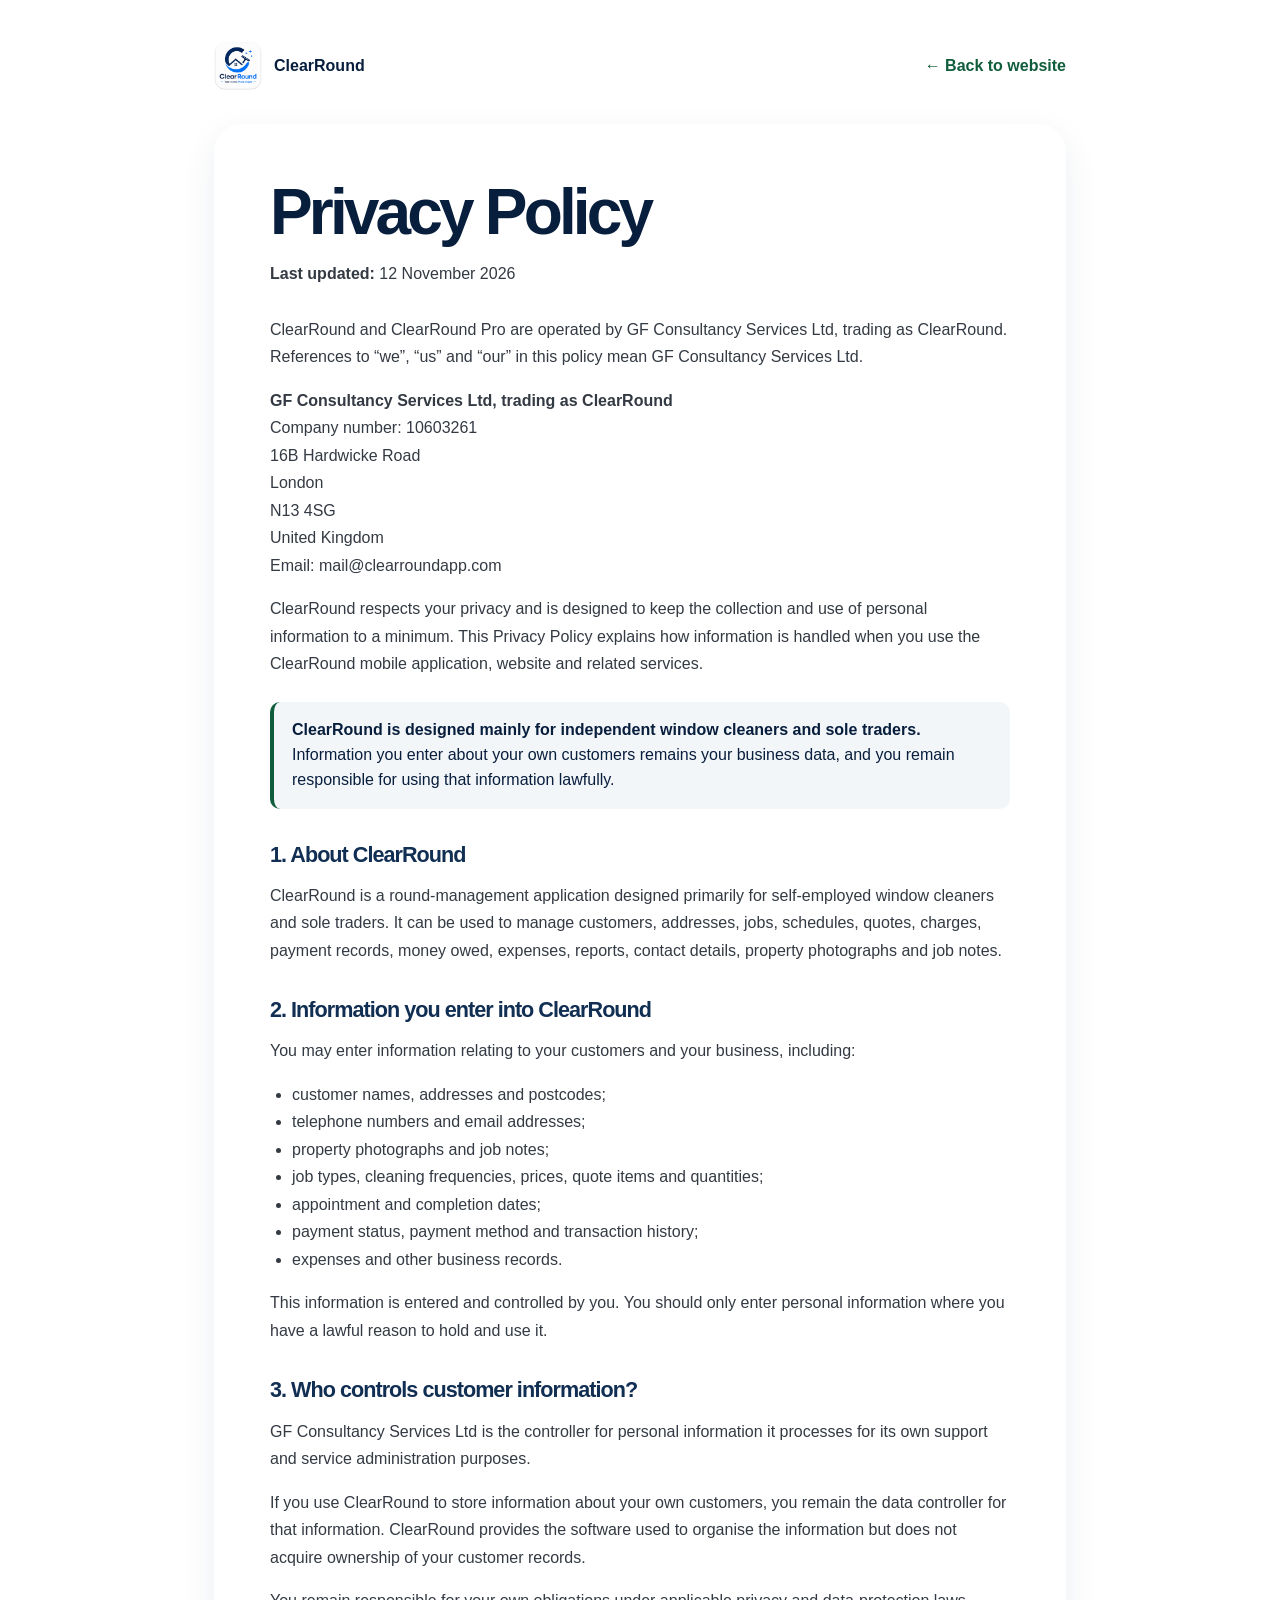
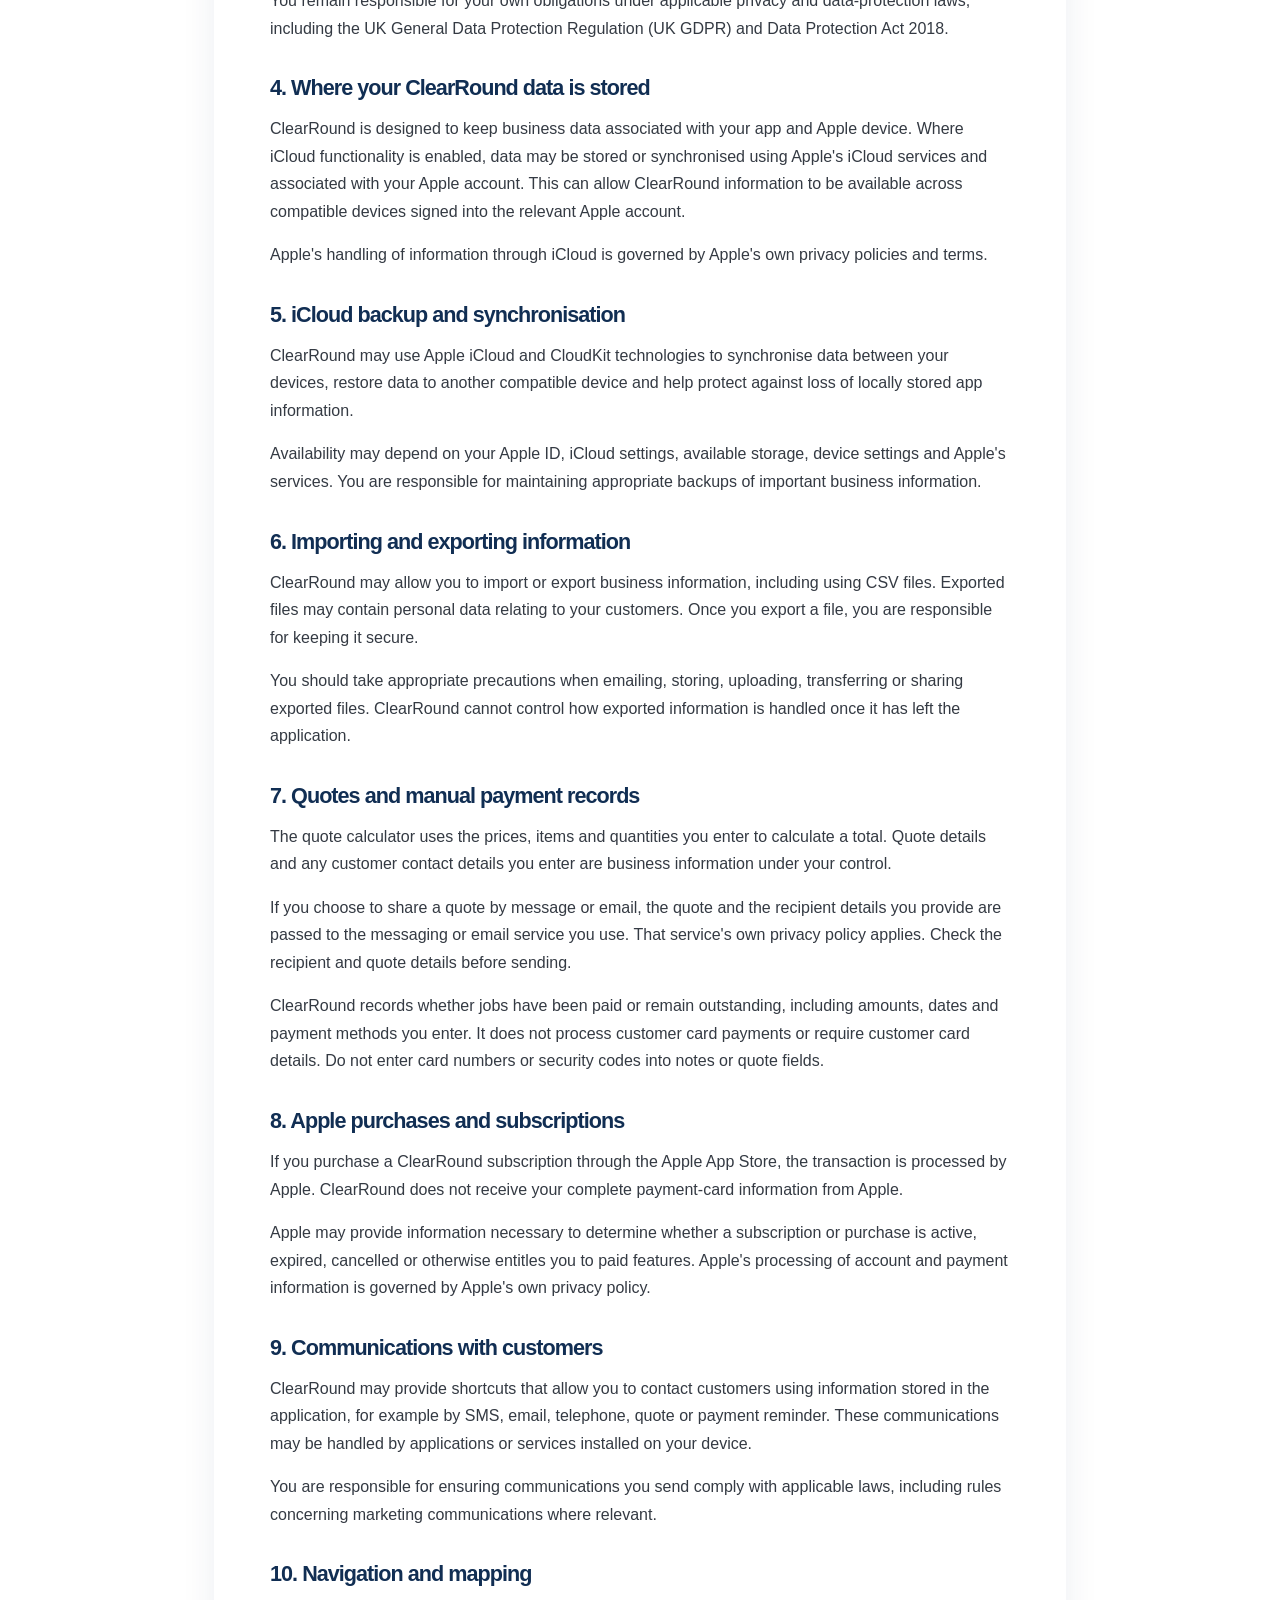
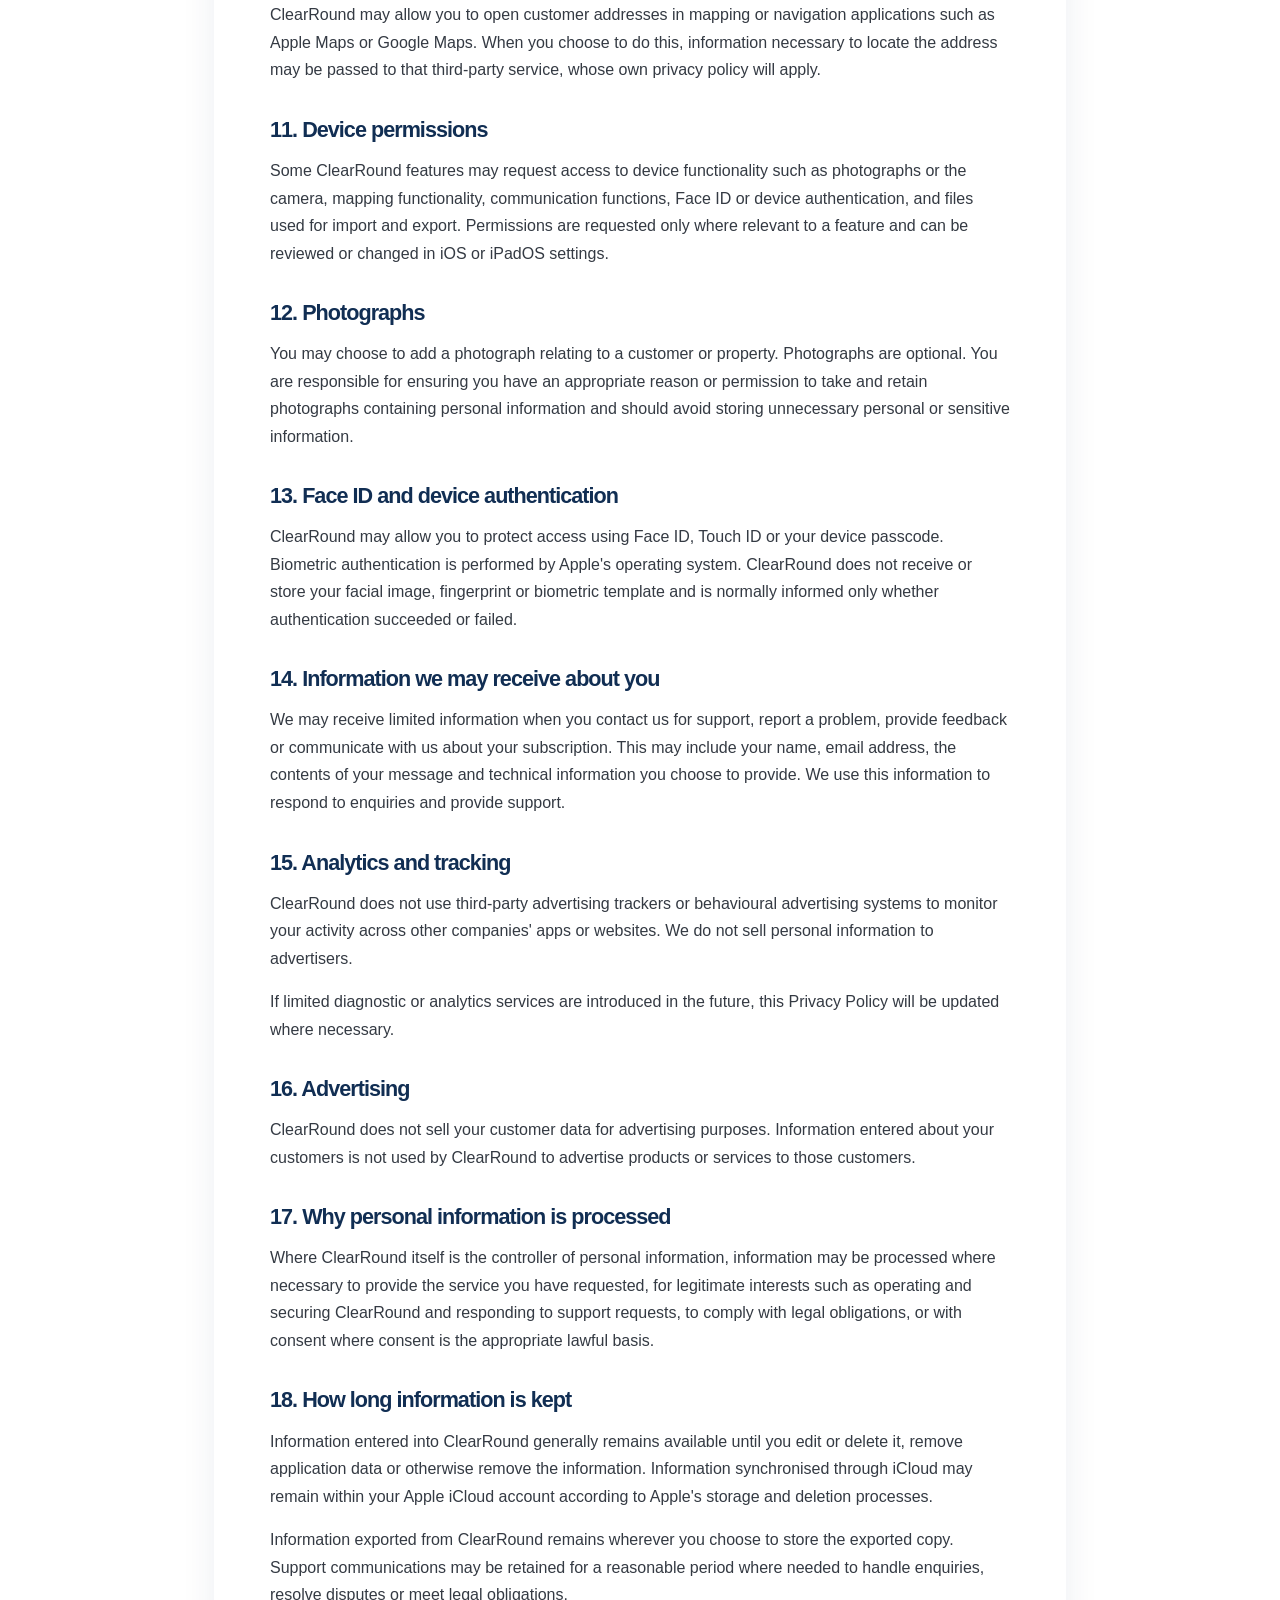
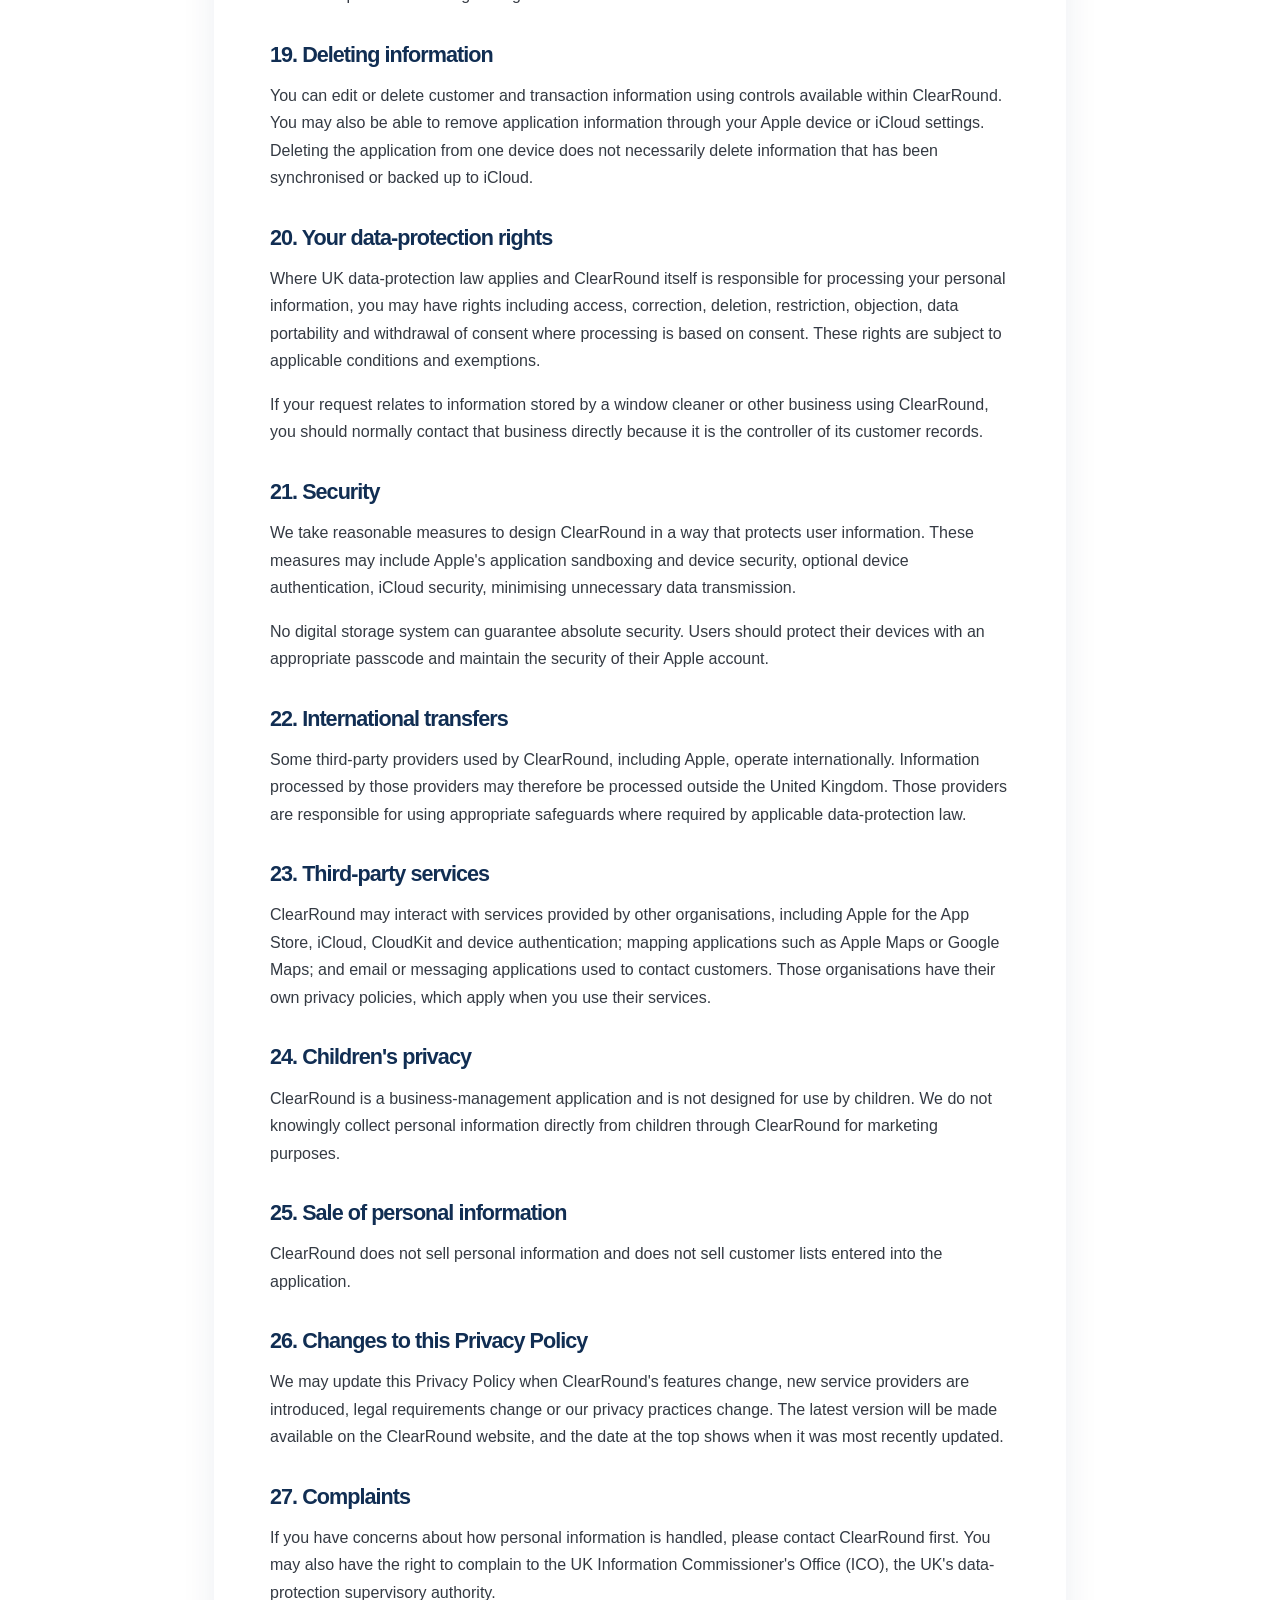
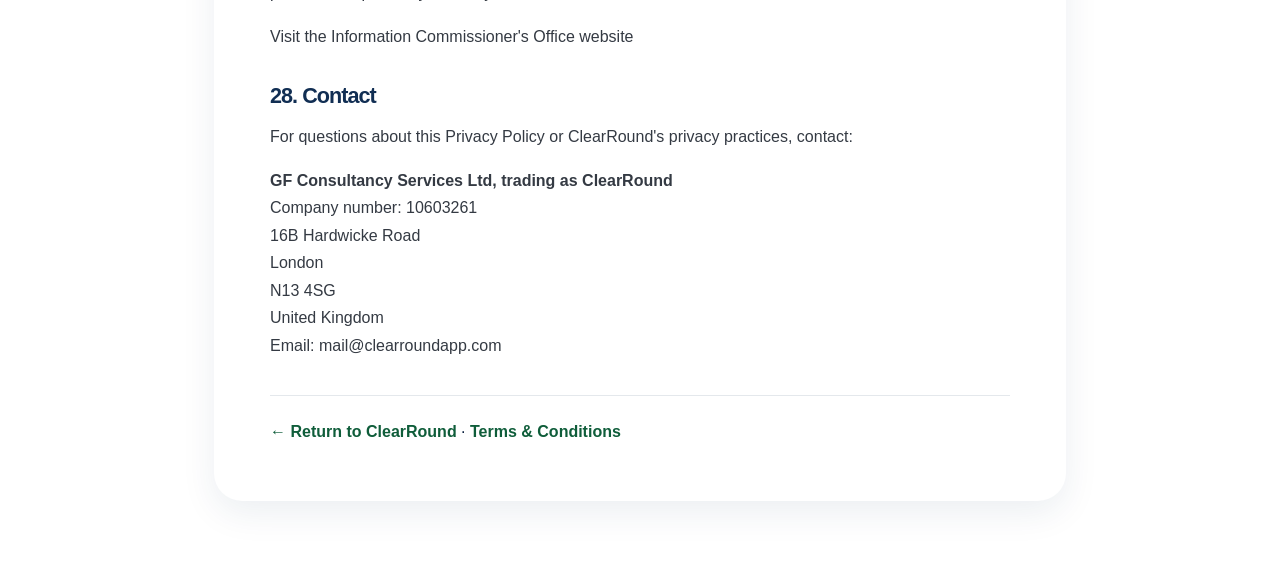
<file: privacy.html>
<!DOCTYPE html>
<html lang="en">
<head>
  <meta charset="UTF-8" />
  <meta name="viewport" content="width=device-width, initial-scale=1.0" />
  <meta name="description" content="ClearRound Privacy Policy" />
  <title>Privacy Policy | ClearRound</title>
  <link rel="stylesheet" href="styles.css" />
  <style>
    .policy-wrap{max-width:900px;margin:0 auto;padding:42px 24px 80px}.policy-top{display:flex;align-items:center;justify-content:space-between;gap:18px;margin-bottom:34px}.policy-brand{display:flex;align-items:center;gap:12px;text-decoration:none;color:inherit}.policy-brand img{width:48px;height:48px;border-radius:12px}.policy-back{text-decoration:none;font-weight:700;color:#0f5d3a}.policy-card{background:#fff;border-radius:28px;padding:clamp(24px,5vw,56px);box-shadow:0 12px 35px rgba(17,46,83,.08)}.policy-card h1{font-size:clamp(2.2rem,6vw,4rem);line-height:1;margin:0 0 10px}.policy-card h2{font-size:1.35rem;margin:34px 0 10px;color:#112e53}.policy-card p,.policy-card li{line-height:1.72;color:#343a43}.policy-card ul{padding-left:22px}.policy-meta{color:#757c87;margin-bottom:28px}.policy-note{background:#f3f6f9;border-left:4px solid #0f5d3a;padding:16px 18px;border-radius:10px;margin:24px 0}.policy-footer{margin-top:36px;padding-top:24px;border-top:1px solid #e4e8ec}.policy-footer a{color:#0f5d3a;font-weight:700}@media(max-width:640px){.policy-top{align-items:flex-start}.policy-back{padding-top:8px}.policy-card{border-radius:22px}}
  </style>
</head>
<body>
  <div class="policy-wrap">
    <div class="policy-top">
      <a class="policy-brand" href="clearround.html" aria-label="Back to ClearRound home">
        <img src="clearround-logo.png" alt="ClearRound logo" />
        <strong>ClearRound</strong>
      </a>
      <a class="policy-back" href="clearround.html">← Back to website</a>
    </div>

    <main class="policy-card">
      <h1>Privacy Policy</h1>
      <p class="policy-meta"><strong>Last updated:</strong> 12 November 2026</p>
<p>ClearRound and ClearRound Pro are operated by GF Consultancy Services Ltd, trading as ClearRound. References to “we”, “us” and “our” in this policy mean GF Consultancy Services Ltd.</p>
<p><strong>GF Consultancy Services Ltd, trading as ClearRound</strong><br />Company number: 10603261<br />16B Hardwicke Road<br />London<br />N13 4SG<br />United Kingdom<br />Email: <a href="mailto:mail@clearroundapp.com">mail@clearroundapp.com</a></p>

      <p>ClearRound respects your privacy and is designed to keep the collection and use of personal information to a minimum. This Privacy Policy explains how information is handled when you use the ClearRound mobile application, website and related services.</p>

      <div class="policy-note"><strong>ClearRound is designed mainly for independent window cleaners and sole traders.</strong> Information you enter about your own customers remains your business data, and you remain responsible for using that information lawfully.</div>

      <h2>1. About ClearRound</h2>
      <p>ClearRound is a round-management application designed primarily for self-employed window cleaners and sole traders. It can be used to manage customers, addresses, jobs, schedules, quotes, charges, payment records, money owed, expenses, reports, contact details, property photographs and job notes.</p>

      <h2>2. Information you enter into ClearRound</h2>
      <p>You may enter information relating to your customers and your business, including:</p>
      <ul>
        <li>customer names, addresses and postcodes;</li>
        <li>telephone numbers and email addresses;</li>
        <li>property photographs and job notes;</li>
        <li>job types, cleaning frequencies, prices, quote items and quantities;</li>
        <li>appointment and completion dates;</li>
        <li>payment status, payment method and transaction history;</li>
        <li>expenses and other business records.</li>
      </ul>
      <p>This information is entered and controlled by you. You should only enter personal information where you have a lawful reason to hold and use it.</p>

      <h2>3. Who controls customer information?</h2>
<p>GF Consultancy Services Ltd is the controller for personal information it processes for its own support and service administration purposes.</p>
      <p>If you use ClearRound to store information about your own customers, you remain the data controller for that information. ClearRound provides the software used to organise the information but does not acquire ownership of your customer records.</p>
      <p>You remain responsible for your own obligations under applicable privacy and data-protection laws, including the UK General Data Protection Regulation (UK GDPR) and Data Protection Act 2018.</p>

      <h2>4. Where your ClearRound data is stored</h2>
      <p>ClearRound is designed to keep business data associated with your app and Apple device. Where iCloud functionality is enabled, data may be stored or synchronised using Apple's iCloud services and associated with your Apple account. This can allow ClearRound information to be available across compatible devices signed into the relevant Apple account.</p>
      <p>Apple's handling of information through iCloud is governed by Apple's own privacy policies and terms.</p>

      <h2>5. iCloud backup and synchronisation</h2>
      <p>ClearRound may use Apple iCloud and CloudKit technologies to synchronise data between your devices, restore data to another compatible device and help protect against loss of locally stored app information.</p>
      <p>Availability may depend on your Apple ID, iCloud settings, available storage, device settings and Apple's services. You are responsible for maintaining appropriate backups of important business information.</p>

      <h2>6. Importing and exporting information</h2>
      <p>ClearRound may allow you to import or export business information, including using CSV files. Exported files may contain personal data relating to your customers. Once you export a file, you are responsible for keeping it secure.</p>
      <p>You should take appropriate precautions when emailing, storing, uploading, transferring or sharing exported files. ClearRound cannot control how exported information is handled once it has left the application.</p>

      <h2>7. Quotes and manual payment records</h2>
      <p>The quote calculator uses the prices, items and quantities you enter to calculate a total. Quote details and any customer contact details you enter are business information under your control.</p>
      <p>If you choose to share a quote by message or email, the quote and the recipient details you provide are passed to the messaging or email service you use. That service's own privacy policy applies. Check the recipient and quote details before sending.</p>
      <p>ClearRound records whether jobs have been paid or remain outstanding, including amounts, dates and payment methods you enter. It does not process customer card payments or require customer card details. Do not enter card numbers or security codes into notes or quote fields.</p>

      <h2>8. Apple purchases and subscriptions</h2>
      <p>If you purchase a ClearRound subscription through the Apple App Store, the transaction is processed by Apple. ClearRound does not receive your complete payment-card information from Apple.</p>
      <p>Apple may provide information necessary to determine whether a subscription or purchase is active, expired, cancelled or otherwise entitles you to paid features. Apple's processing of account and payment information is governed by Apple's own privacy policy.</p>

      <h2>9. Communications with customers</h2>
      <p>ClearRound may provide shortcuts that allow you to contact customers using information stored in the application, for example by SMS, email, telephone, quote or payment reminder. These communications may be handled by applications or services installed on your device.</p>
      <p>You are responsible for ensuring communications you send comply with applicable laws, including rules concerning marketing communications where relevant.</p>

      <h2>10. Navigation and mapping</h2>
      <p>ClearRound may allow you to open customer addresses in mapping or navigation applications such as Apple Maps or Google Maps. When you choose to do this, information necessary to locate the address may be passed to that third-party service, whose own privacy policy will apply.</p>

      <h2>11. Device permissions</h2>
      <p>Some ClearRound features may request access to device functionality such as photographs or the camera, mapping functionality, communication functions, Face ID or device authentication, and files used for import and export. Permissions are requested only where relevant to a feature and can be reviewed or changed in iOS or iPadOS settings.</p>

      <h2>12. Photographs</h2>
      <p>You may choose to add a photograph relating to a customer or property. Photographs are optional. You are responsible for ensuring you have an appropriate reason or permission to take and retain photographs containing personal information and should avoid storing unnecessary personal or sensitive information.</p>

      <h2>13. Face ID and device authentication</h2>
      <p>ClearRound may allow you to protect access using Face ID, Touch ID or your device passcode. Biometric authentication is performed by Apple's operating system. ClearRound does not receive or store your facial image, fingerprint or biometric template and is normally informed only whether authentication succeeded or failed.</p>

      <h2>14. Information we may receive about you</h2>
      <p>We may receive limited information when you contact us for support, report a problem, provide feedback or communicate with us about your subscription. This may include your name, email address, the contents of your message and technical information you choose to provide. We use this information to respond to enquiries and provide support.</p>

      <h2>15. Analytics and tracking</h2>
      <p>ClearRound does not use third-party advertising trackers or behavioural advertising systems to monitor your activity across other companies' apps or websites. We do not sell personal information to advertisers.</p>
      <p>If limited diagnostic or analytics services are introduced in the future, this Privacy Policy will be updated where necessary.</p>

      <h2>16. Advertising</h2>
      <p>ClearRound does not sell your customer data for advertising purposes. Information entered about your customers is not used by ClearRound to advertise products or services to those customers.</p>

      <h2>17. Why personal information is processed</h2>
      <p>Where ClearRound itself is the controller of personal information, information may be processed where necessary to provide the service you have requested, for legitimate interests such as operating and securing ClearRound and responding to support requests, to comply with legal obligations, or with consent where consent is the appropriate lawful basis.</p>

      <h2>18. How long information is kept</h2>
      <p>Information entered into ClearRound generally remains available until you edit or delete it, remove application data or otherwise remove the information. Information synchronised through iCloud may remain within your Apple iCloud account according to Apple's storage and deletion processes.</p>
      <p>Information exported from ClearRound remains wherever you choose to store the exported copy. Support communications may be retained for a reasonable period where needed to handle enquiries, resolve disputes or meet legal obligations.</p>

      <h2>19. Deleting information</h2>
      <p>You can edit or delete customer and transaction information using controls available within ClearRound. You may also be able to remove application information through your Apple device or iCloud settings. Deleting the application from one device does not necessarily delete information that has been synchronised or backed up to iCloud.</p>

      <h2>20. Your data-protection rights</h2>
      <p>Where UK data-protection law applies and ClearRound itself is responsible for processing your personal information, you may have rights including access, correction, deletion, restriction, objection, data portability and withdrawal of consent where processing is based on consent. These rights are subject to applicable conditions and exemptions.</p>
      <p>If your request relates to information stored by a window cleaner or other business using ClearRound, you should normally contact that business directly because it is the controller of its customer records.</p>

      <h2>21. Security</h2>
      <p>We take reasonable measures to design ClearRound in a way that protects user information. These measures may include Apple's application sandboxing and device security, optional device authentication, iCloud security, minimising unnecessary data transmission.</p>
      <p>No digital storage system can guarantee absolute security. Users should protect their devices with an appropriate passcode and maintain the security of their Apple account.</p>

      <h2>22. International transfers</h2>
      <p>Some third-party providers used by ClearRound, including Apple, operate internationally. Information processed by those providers may therefore be processed outside the United Kingdom. Those providers are responsible for using appropriate safeguards where required by applicable data-protection law.</p>

      <h2>23. Third-party services</h2>
      <p>ClearRound may interact with services provided by other organisations, including Apple for the App Store, iCloud, CloudKit and device authentication; mapping applications such as Apple Maps or Google Maps; and email or messaging applications used to contact customers. Those organisations have their own privacy policies, which apply when you use their services.</p>

      <h2>24. Children's privacy</h2>
      <p>ClearRound is a business-management application and is not designed for use by children. We do not knowingly collect personal information directly from children through ClearRound for marketing purposes.</p>

      <h2>25. Sale of personal information</h2>
      <p>ClearRound does not sell personal information and does not sell customer lists entered into the application.</p>

      <h2>26. Changes to this Privacy Policy</h2>
      <p>We may update this Privacy Policy when ClearRound's features change, new service providers are introduced, legal requirements change or our privacy practices change. The latest version will be made available on the ClearRound website, and the date at the top shows when it was most recently updated.</p>

      <h2>27. Complaints</h2>
      <p>If you have concerns about how personal information is handled, please contact ClearRound first. You may also have the right to complain to the UK Information Commissioner's Office (ICO), the UK's data-protection supervisory authority.</p>
      <p><a href="https://ico.org.uk" target="_blank" rel="noopener noreferrer">Visit the Information Commissioner's Office website</a></p>

      <h2>28. Contact</h2>
      <p>For questions about this Privacy Policy or ClearRound's privacy practices, contact:</p>
      <p><strong>GF Consultancy Services Ltd, trading as ClearRound</strong><br />Company number: 10603261<br />16B Hardwicke Road<br />London<br />N13 4SG<br />United Kingdom<br />Email: <a href="mailto:mail@clearroundapp.com">mail@clearroundapp.com</a></p>

      <div class="policy-footer">
        <a href="clearround.html">← Return to ClearRound</a> · <a href="terms.html">Terms &amp; Conditions</a>
      </div>
    </main>
  </div>
</body>
</html>
</file>
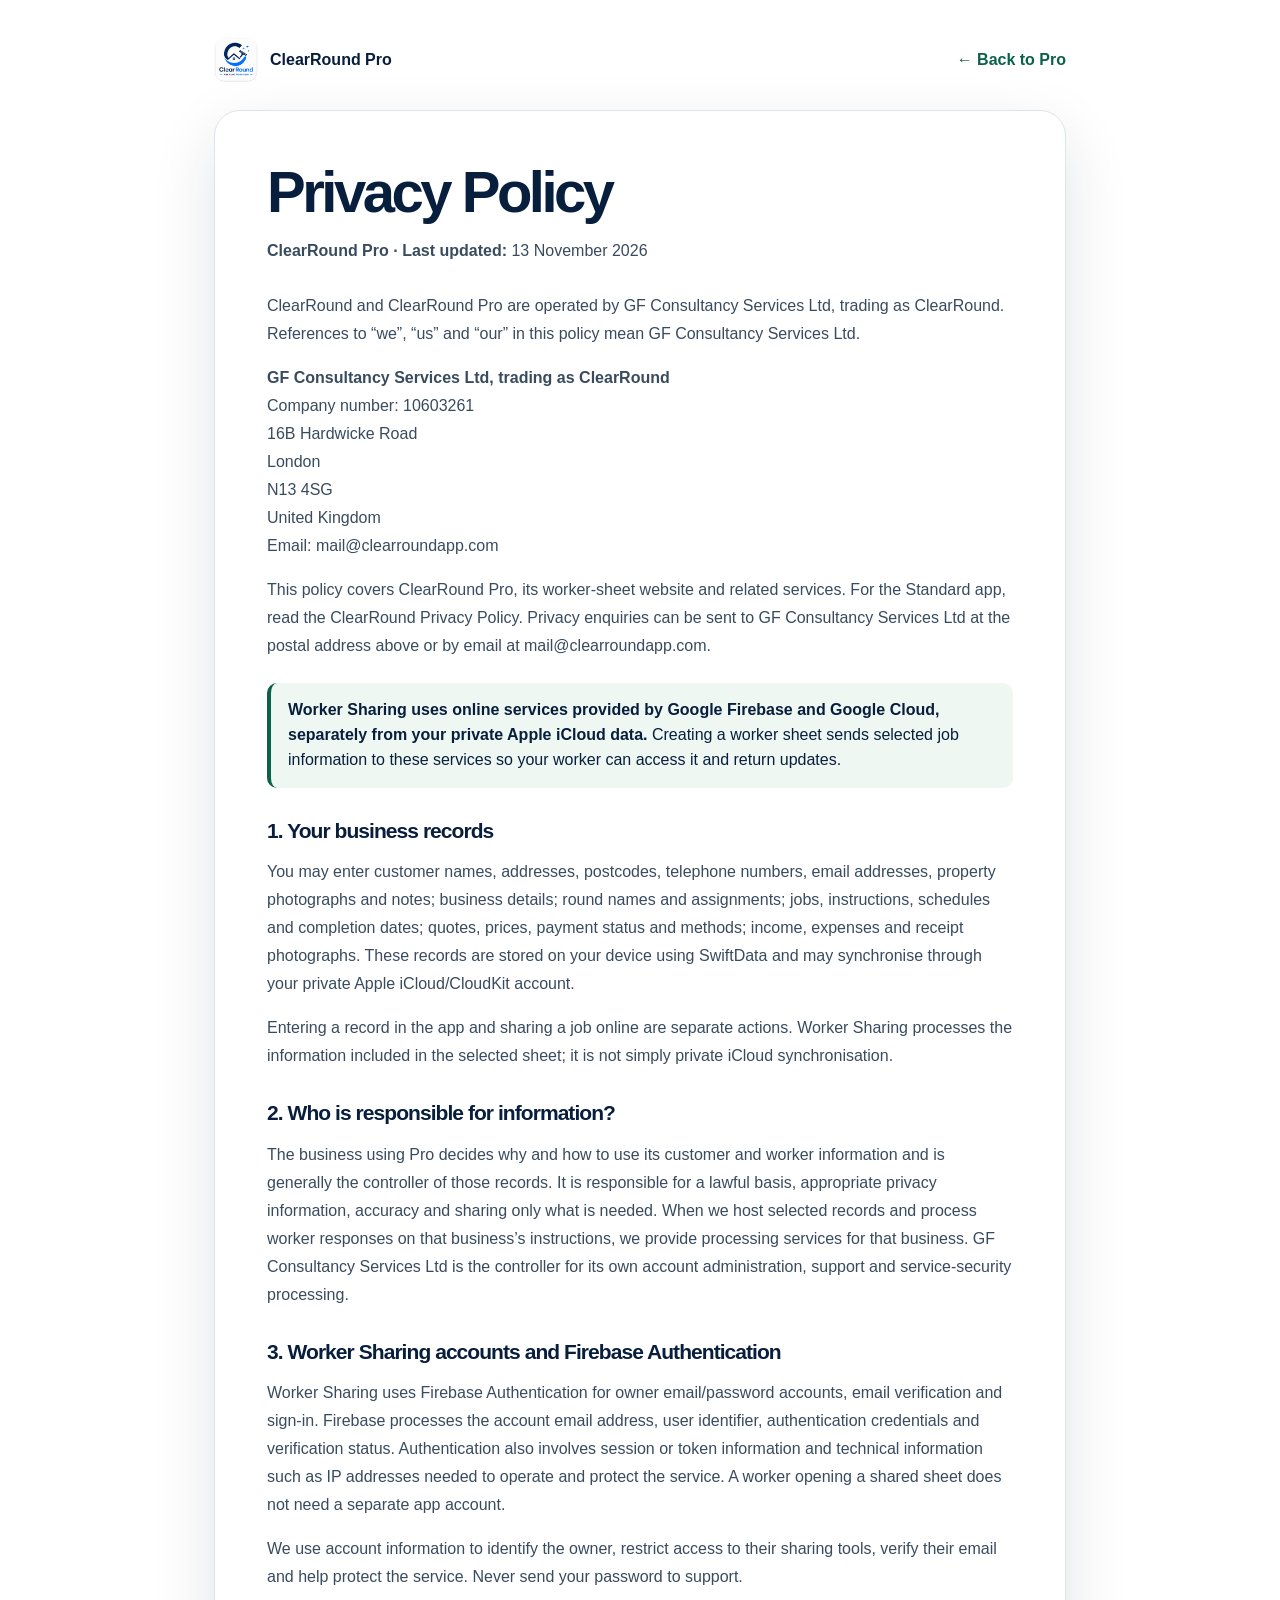
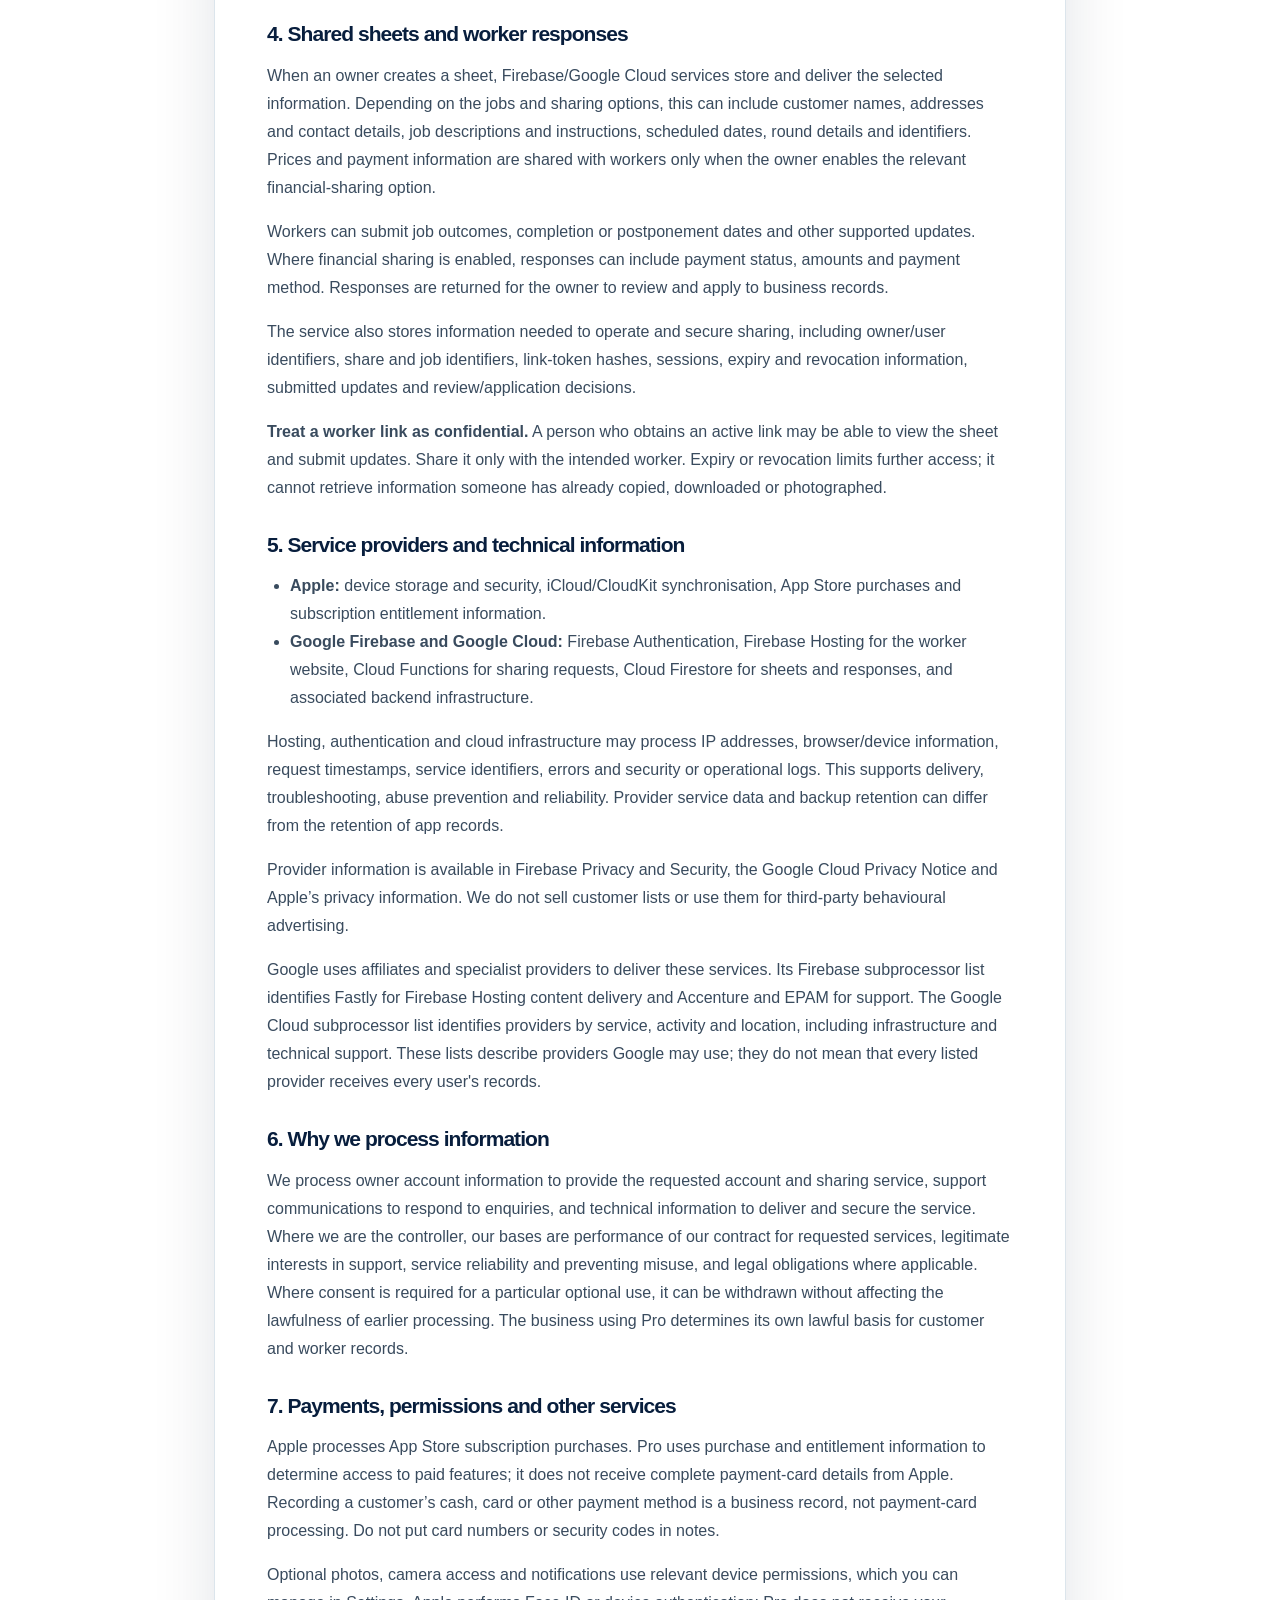
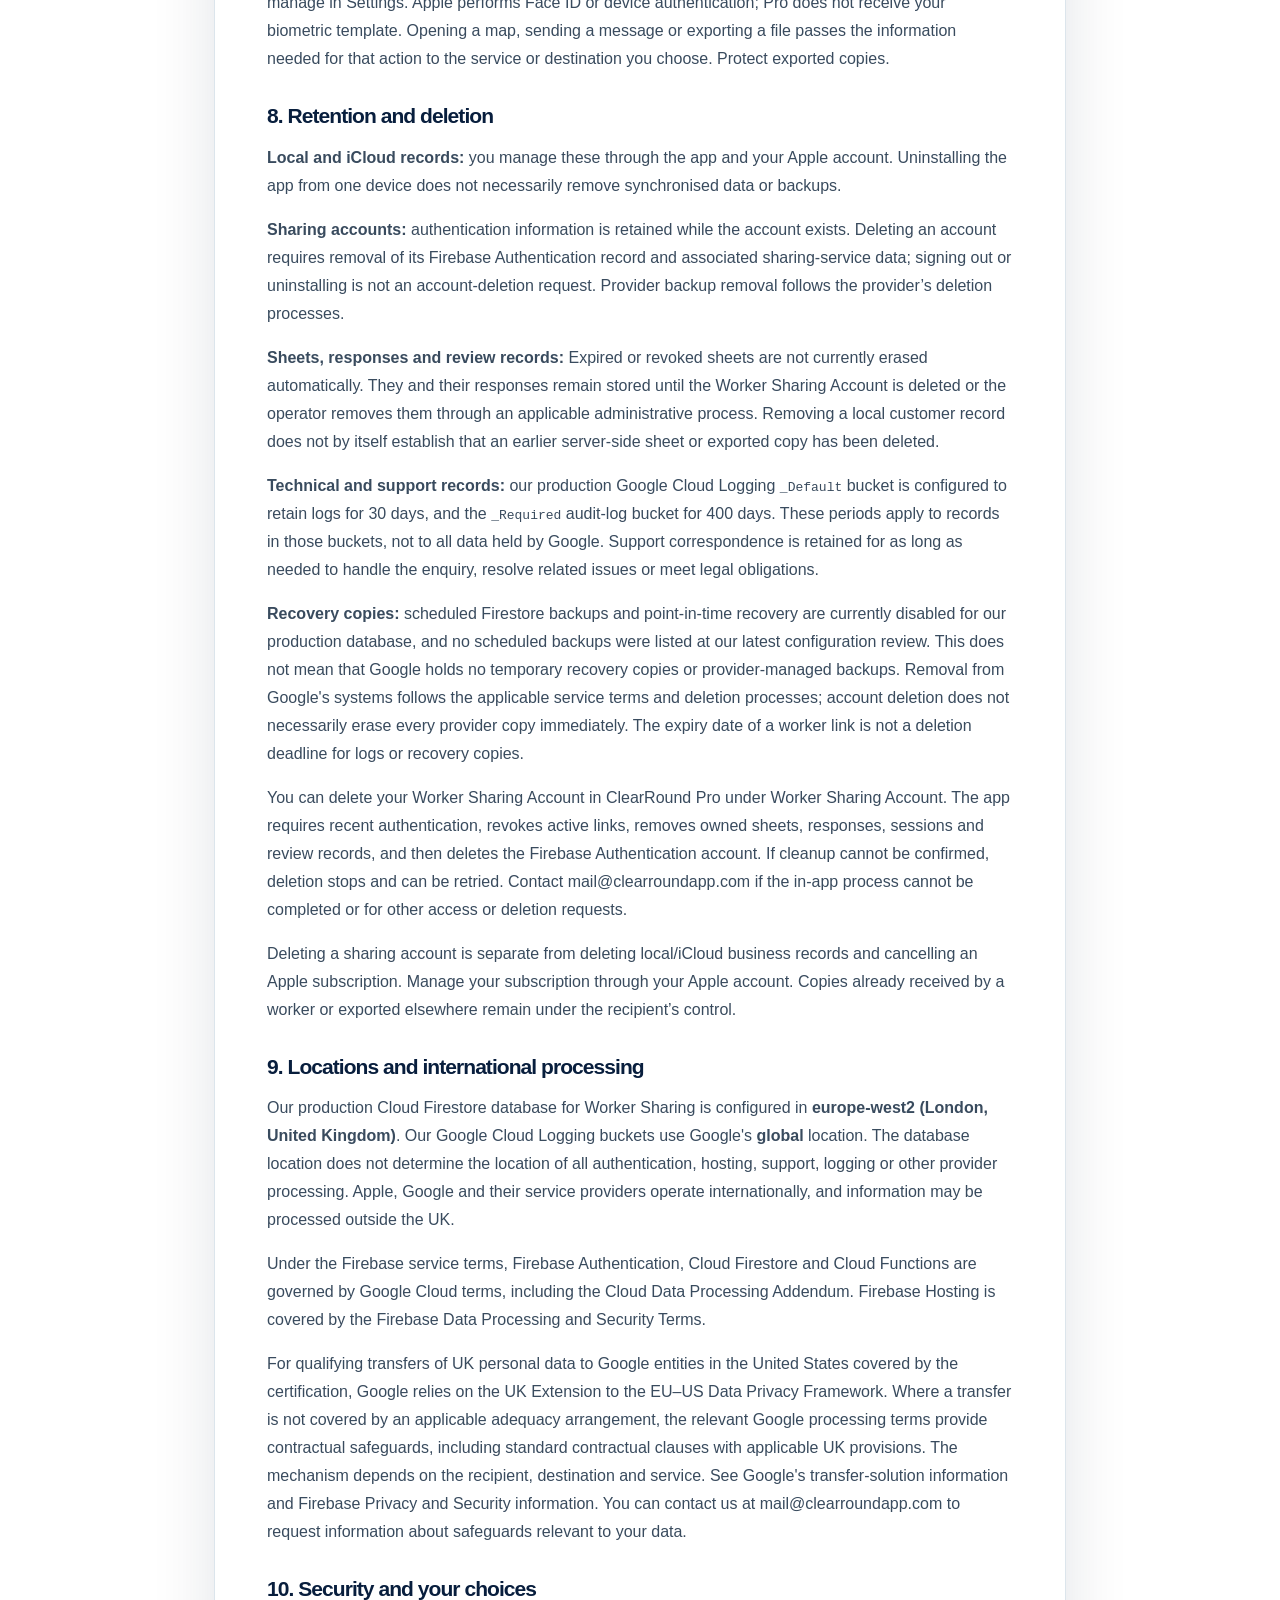
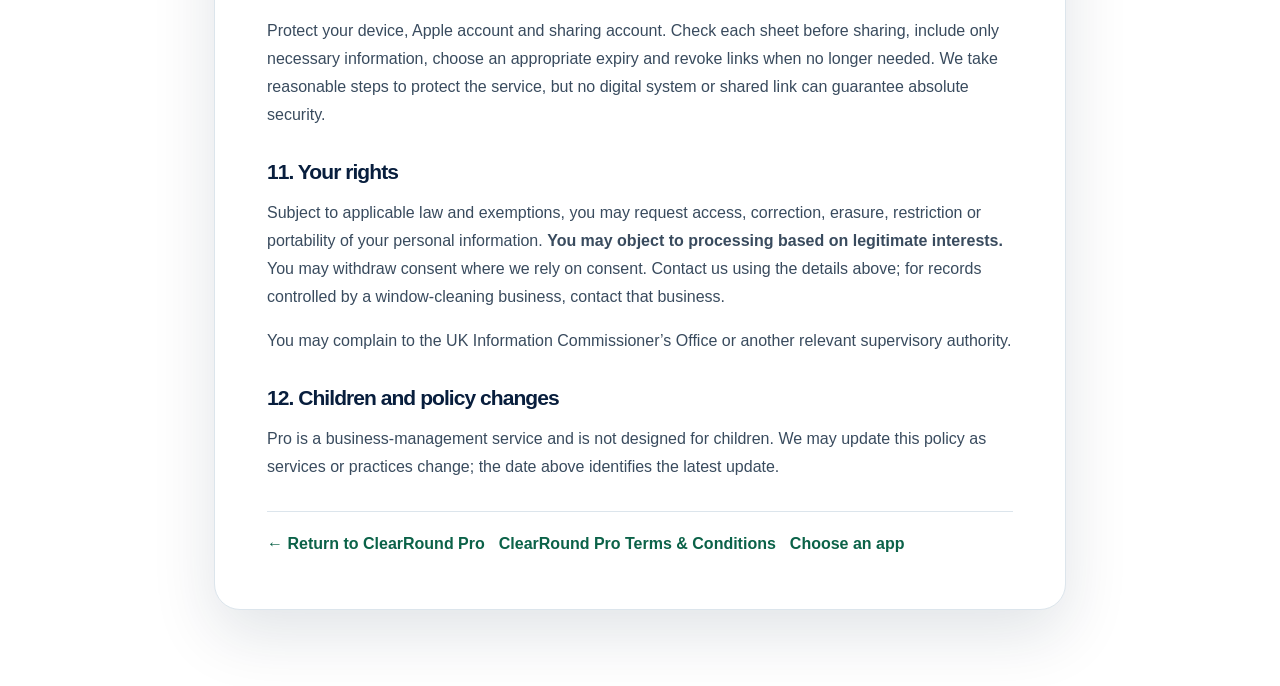
<file: pro-privacy.html>
<!doctype html>
<html lang="en-GB"><head><meta charset="utf-8" /><meta name="viewport" content="width=device-width, initial-scale=1" /><meta name="description" content="ClearRound Pro Privacy Policy, including multiple rounds and worker sheets." /><title>ClearRound Pro Privacy Policy</title><link rel="stylesheet" href="styles.css" /><style>.policy-wrap{max-width:900px;margin:0 auto;padding:38px 24px 76px}.policy-top{display:flex;align-items:center;justify-content:space-between;gap:18px;margin-bottom:28px}.policy-brand{display:flex;align-items:center;gap:12px}.policy-brand img{width:44px;height:44px;border-radius:12px}.policy-back{font-weight:750;color:var(--green)}.policy-card{background:#fff;border:1px solid var(--line);border-radius:26px;padding:clamp(23px,5vw,52px);box-shadow:var(--shadow)}.policy-card h1{font-size:clamp(36px,6vw,58px);line-height:1;margin:0 0 10px}.policy-card h2{font-size:21px;margin:32px 0 8px}.policy-card p,.policy-card li{line-height:1.75;color:#394b5e}.policy-card ul{padding-left:23px}.policy-meta{color:var(--muted);margin-bottom:27px}.policy-note{background:#eff7f2;border-left:4px solid var(--green);padding:15px 17px;border-radius:10px;margin:23px 0}.policy-footer{margin-top:30px;padding-top:20px;border-top:1px solid var(--line);display:flex;gap:14px;flex-wrap:wrap}.policy-footer a{color:var(--green);font-weight:750}@media(max-width:640px){.policy-top{align-items:flex-start}.policy-back{padding-top:8px}}</style></head>
<body><div class="policy-wrap"><div class="policy-top"><a class="policy-brand" href="pro.html"><img src="clearround-logo.png" alt="" /><strong>ClearRound Pro</strong></a><a class="policy-back" href="pro.html">← Back to Pro</a></div><main class="policy-card">
<h1>Privacy Policy</h1><p class="policy-meta"><strong>ClearRound Pro · Last updated:</strong> 13 November 2026</p>
<p>ClearRound and ClearRound Pro are operated by GF Consultancy Services Ltd, trading as ClearRound. References to “we”, “us” and “our” in this policy mean GF Consultancy Services Ltd.</p>
<p><strong>GF Consultancy Services Ltd, trading as ClearRound</strong><br />Company number: 10603261<br />16B Hardwicke Road<br />London<br />N13 4SG<br />United Kingdom<br />Email: <a href="mailto:mail@clearroundapp.com">mail@clearroundapp.com</a></p>
<p>This policy covers ClearRound Pro, its worker-sheet website and related services. For the Standard app, read the <a href="privacy.html">ClearRound Privacy Policy</a>. Privacy enquiries can be sent to GF Consultancy Services Ltd at the postal address above or by email at <a href="mailto:mail@clearroundapp.com">mail@clearroundapp.com</a>.</p>
<div class="policy-note"><strong>Worker Sharing uses online services provided by Google Firebase and Google Cloud, separately from your private Apple iCloud data.</strong> Creating a worker sheet sends selected job information to these services so your worker can access it and return updates.</div>
<h2>1. Your business records</h2>
<p>You may enter customer names, addresses, postcodes, telephone numbers, email addresses, property photographs and notes; business details; round names and assignments; jobs, instructions, schedules and completion dates; quotes, prices, payment status and methods; income, expenses and receipt photographs. These records are stored on your device using SwiftData and may synchronise through your private Apple iCloud/CloudKit account.</p>
<p>Entering a record in the app and sharing a job online are separate actions. Worker Sharing processes the information included in the selected sheet; it is not simply private iCloud synchronisation.</p>
<h2>2. Who is responsible for information?</h2>
<p>The business using Pro decides why and how to use its customer and worker information and is generally the controller of those records. It is responsible for a lawful basis, appropriate privacy information, accuracy and sharing only what is needed. When we host selected records and process worker responses on that business’s instructions, we provide processing services for that business. GF Consultancy Services Ltd is the controller for its own account administration, support and service-security processing.</p>
<h2>3. Worker Sharing accounts and Firebase Authentication</h2>
<p>Worker Sharing uses Firebase Authentication for owner email/password accounts, email verification and sign-in. Firebase processes the account email address, user identifier, authentication credentials and verification status. Authentication also involves session or token information and technical information such as IP addresses needed to operate and protect the service. A worker opening a shared sheet does not need a separate app account.</p>
<p>We use account information to identify the owner, restrict access to their sharing tools, verify their email and help protect the service. Never send your password to support.</p>
<h2>4. Shared sheets and worker responses</h2>
<p>When an owner creates a sheet, Firebase/Google Cloud services store and deliver the selected information. Depending on the jobs and sharing options, this can include customer names, addresses and contact details, job descriptions and instructions, scheduled dates, round details and identifiers. Prices and payment information are shared with workers only when the owner enables the relevant financial-sharing option.</p>
<p>Workers can submit job outcomes, completion or postponement dates and other supported updates. Where financial sharing is enabled, responses can include payment status, amounts and payment method. Responses are returned for the owner to review and apply to business records.</p>
<p>The service also stores information needed to operate and secure sharing, including owner/user identifiers, share and job identifiers, link-token hashes, sessions, expiry and revocation information, submitted updates and review/application decisions.</p>
<p><strong>Treat a worker link as confidential.</strong> A person who obtains an active link may be able to view the sheet and submit updates. Share it only with the intended worker. Expiry or revocation limits further access; it cannot retrieve information someone has already copied, downloaded or photographed.</p>
<h2>5. Service providers and technical information</h2>
<ul><li><strong>Apple:</strong> device storage and security, iCloud/CloudKit synchronisation, App Store purchases and subscription entitlement information.</li><li><strong>Google Firebase and Google Cloud:</strong> Firebase Authentication, Firebase Hosting for the worker website, Cloud Functions for sharing requests, Cloud Firestore for sheets and responses, and associated backend infrastructure.</li></ul>
<p>Hosting, authentication and cloud infrastructure may process IP addresses, browser/device information, request timestamps, service identifiers, errors and security or operational logs. This supports delivery, troubleshooting, abuse prevention and reliability. Provider service data and backup retention can differ from the retention of app records.</p>
<p>Provider information is available in <a href="https://firebase.google.com/support/privacy">Firebase Privacy and Security</a>, the <a href="https://cloud.google.com/terms/cloud-privacy-notice">Google Cloud Privacy Notice</a> and <a href="https://www.apple.com/legal/privacy/">Apple’s privacy information</a>. We do not sell customer lists or use them for third-party behavioural advertising.</p>
<p>Google uses affiliates and specialist providers to deliver these services. Its <a href="https://firebase.google.com/terms/subprocessors">Firebase subprocessor list</a> identifies Fastly for Firebase Hosting content delivery and Accenture and EPAM for support. The <a href="https://cloud.google.com/terms/subprocessors">Google Cloud subprocessor list</a> identifies providers by service, activity and location, including infrastructure and technical support. These lists describe providers Google may use; they do not mean that every listed provider receives every user's records.</p>
<h2>6. Why we process information</h2>
<p>We process owner account information to provide the requested account and sharing service, support communications to respond to enquiries, and technical information to deliver and secure the service. Where we are the controller, our bases are performance of our contract for requested services, legitimate interests in support, service reliability and preventing misuse, and legal obligations where applicable. Where consent is required for a particular optional use, it can be withdrawn without affecting the lawfulness of earlier processing. The business using Pro determines its own lawful basis for customer and worker records.</p>
<h2>7. Payments, permissions and other services</h2>
<p>Apple processes App Store subscription purchases. Pro uses purchase and entitlement information to determine access to paid features; it does not receive complete payment-card details from Apple. Recording a customer’s cash, card or other payment method is a business record, not payment-card processing. Do not put card numbers or security codes in notes.</p>
<p>Optional photos, camera access and notifications use relevant device permissions, which you can manage in Settings. Apple performs Face ID or device authentication; Pro does not receive your biometric template. Opening a map, sending a message or exporting a file passes the information needed for that action to the service or destination you choose. Protect exported copies.</p>
<h2>8. Retention and deletion</h2>
<p><strong>Local and iCloud records:</strong> you manage these through the app and your Apple account. Uninstalling the app from one device does not necessarily remove synchronised data or backups.</p>
<p><strong>Sharing accounts:</strong> authentication information is retained while the account exists. Deleting an account requires removal of its Firebase Authentication record and associated sharing-service data; signing out or uninstalling is not an account-deletion request. Provider backup removal follows the provider’s deletion processes.</p>
<p><strong>Sheets, responses and review records:</strong> Expired or revoked sheets are not currently erased automatically. They and their responses remain stored until the Worker Sharing Account is deleted or the operator removes them through an applicable administrative process. Removing a local customer record does not by itself establish that an earlier server-side sheet or exported copy has been deleted.</p>
<p><strong>Technical and support records:</strong> our production Google Cloud Logging <code>_Default</code> bucket is configured to retain logs for 30 days, and the <code>_Required</code> audit-log bucket for 400 days. These periods apply to records in those buckets, not to all data held by Google. Support correspondence is retained for as long as needed to handle the enquiry, resolve related issues or meet legal obligations.</p>
<p><strong>Recovery copies:</strong> scheduled Firestore backups and point-in-time recovery are currently disabled for our production database, and no scheduled backups were listed at our latest configuration review. This does not mean that Google holds no temporary recovery copies or provider-managed backups. Removal from Google's systems follows the applicable service terms and deletion processes; account deletion does not necessarily erase every provider copy immediately. The expiry date of a worker link is not a deletion deadline for logs or recovery copies.</p>
<p>You can delete your Worker Sharing Account in ClearRound Pro under Worker Sharing Account. The app requires recent authentication, revokes active links, removes owned sheets, responses, sessions and review records, and then deletes the Firebase Authentication account. If cleanup cannot be confirmed, deletion stops and can be retried. Contact <a href="mailto:mail@clearroundapp.com">mail@clearroundapp.com</a> if the in-app process cannot be completed or for other access or deletion requests.</p>
<p>Deleting a sharing account is separate from deleting local/iCloud business records and cancelling an Apple subscription. Manage your subscription through your Apple account. Copies already received by a worker or exported elsewhere remain under the recipient’s control.</p>
<h2>9. Locations and international processing</h2>
<p>Our production Cloud Firestore database for Worker Sharing is configured in <strong>europe-west2 (London, United Kingdom)</strong>. Our Google Cloud Logging buckets use Google's <strong>global</strong> location. The database location does not determine the location of all authentication, hosting, support, logging or other provider processing. Apple, Google and their service providers operate internationally, and information may be processed outside the UK.</p>
<p>Under the <a href="https://firebase.google.com/terms">Firebase service terms</a>, Firebase Authentication, Cloud Firestore and Cloud Functions are governed by Google Cloud terms, including the <a href="https://cloud.google.com/terms/data-processing-addendum">Cloud Data Processing Addendum</a>. Firebase Hosting is covered by the <a href="https://firebase.google.com/terms/data-processing-terms">Firebase Data Processing and Security Terms</a>.</p>
<p>For qualifying transfers of UK personal data to Google entities in the United States covered by the certification, Google relies on the UK Extension to the EU–US Data Privacy Framework. Where a transfer is not covered by an applicable adequacy arrangement, the relevant Google processing terms provide contractual safeguards, including standard contractual clauses with applicable UK provisions. The mechanism depends on the recipient, destination and service. See Google's <a href="https://cloud.google.com/terms/alternative-transfer-solution">transfer-solution information</a> and <a href="https://firebase.google.com/support/privacy">Firebase Privacy and Security information</a>. You can contact us at <a href="mailto:mail@clearroundapp.com">mail@clearroundapp.com</a> to request information about safeguards relevant to your data.</p>
<h2>10. Security and your choices</h2>
<p>Protect your device, Apple account and sharing account. Check each sheet before sharing, include only necessary information, choose an appropriate expiry and revoke links when no longer needed. We take reasonable steps to protect the service, but no digital system or shared link can guarantee absolute security.</p>
<h2>11. Your rights</h2>
<p>Subject to applicable law and exemptions, you may request access, correction, erasure, restriction or portability of your personal information. <strong>You may object to processing based on legitimate interests.</strong> You may withdraw consent where we rely on consent. Contact us using the details above; for records controlled by a window-cleaning business, contact that business.</p>
<p>You may complain to the <a href="https://ico.org.uk/make-a-complaint/">UK Information Commissioner’s Office</a> or another relevant supervisory authority.</p>
<h2>12. Children and policy changes</h2>
<p>Pro is a business-management service and is not designed for children. We may update this policy as services or practices change; the date above identifies the latest update.</p>
<div class="policy-footer"><a href="pro.html">← Return to ClearRound Pro</a><a href="pro-terms.html">ClearRound Pro Terms &amp; Conditions</a><a href="index.html">Choose an app</a></div>
</main></div></body></html>
</file>
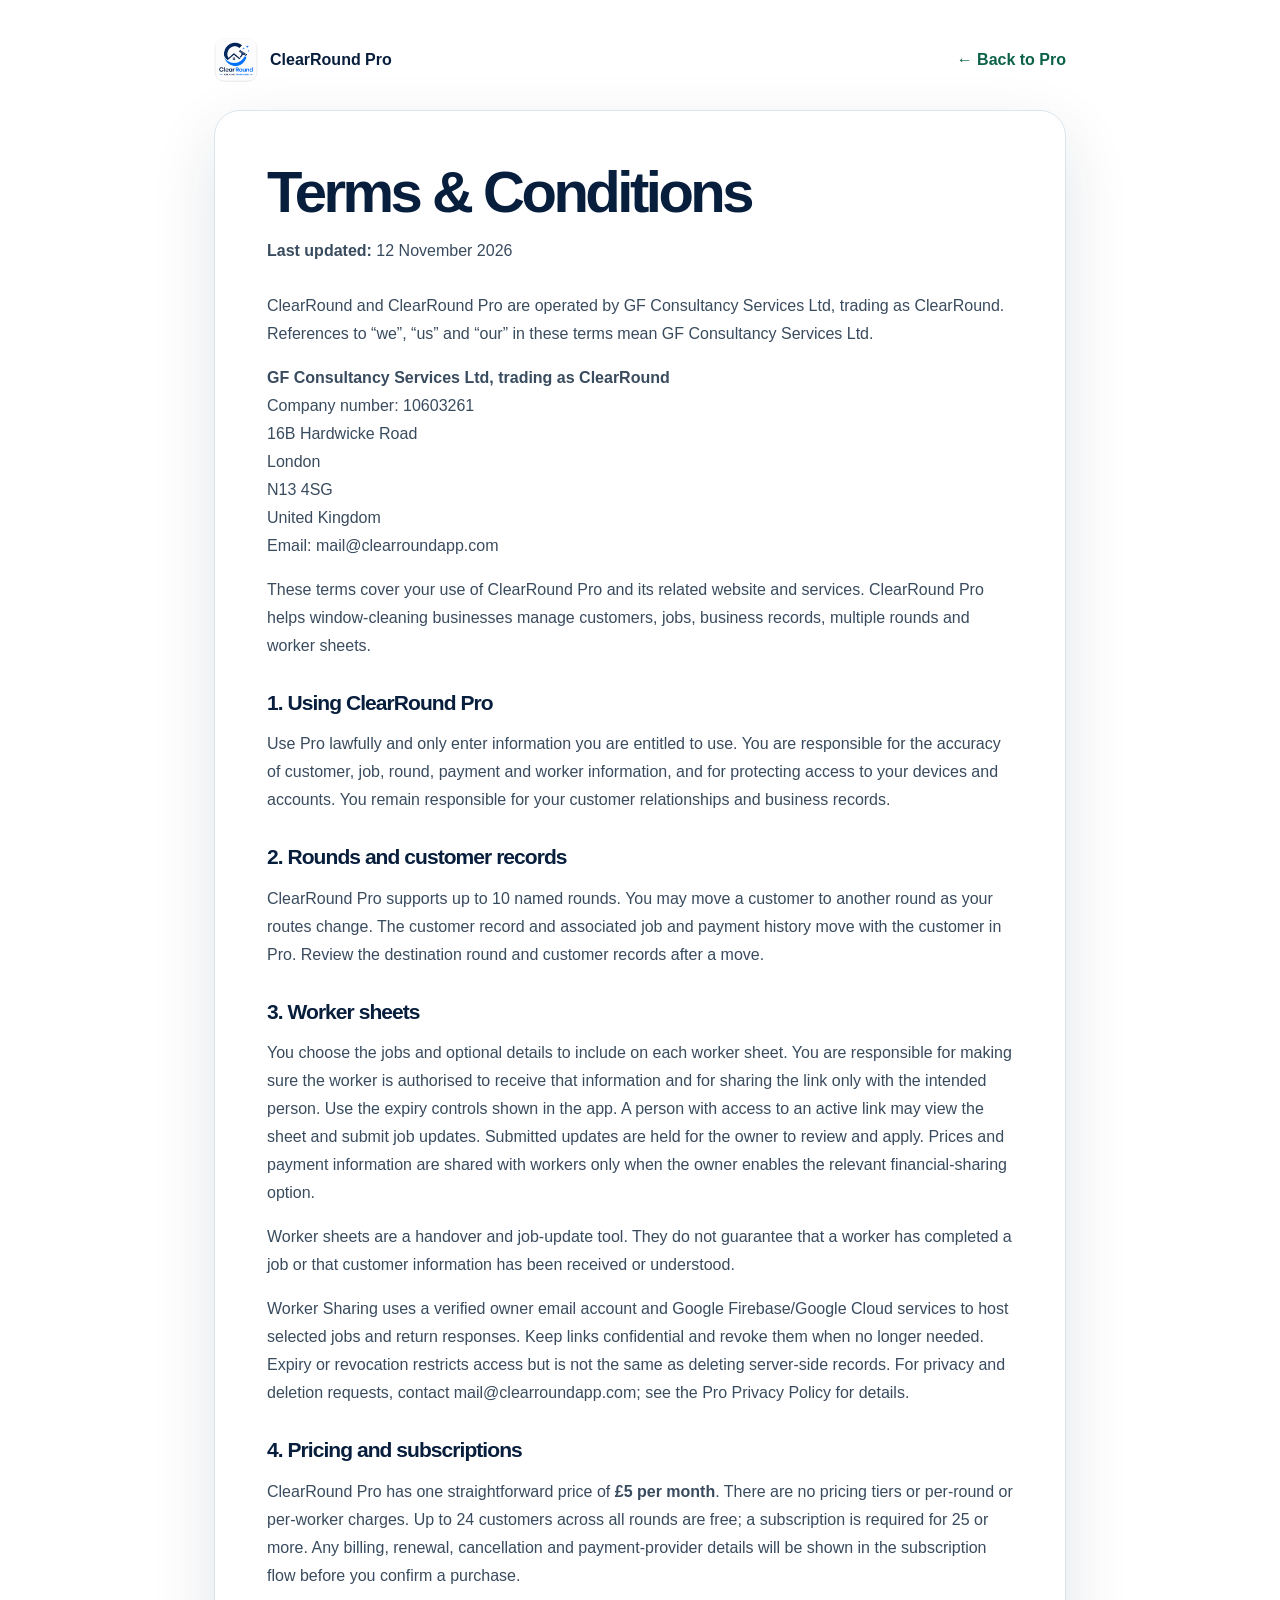
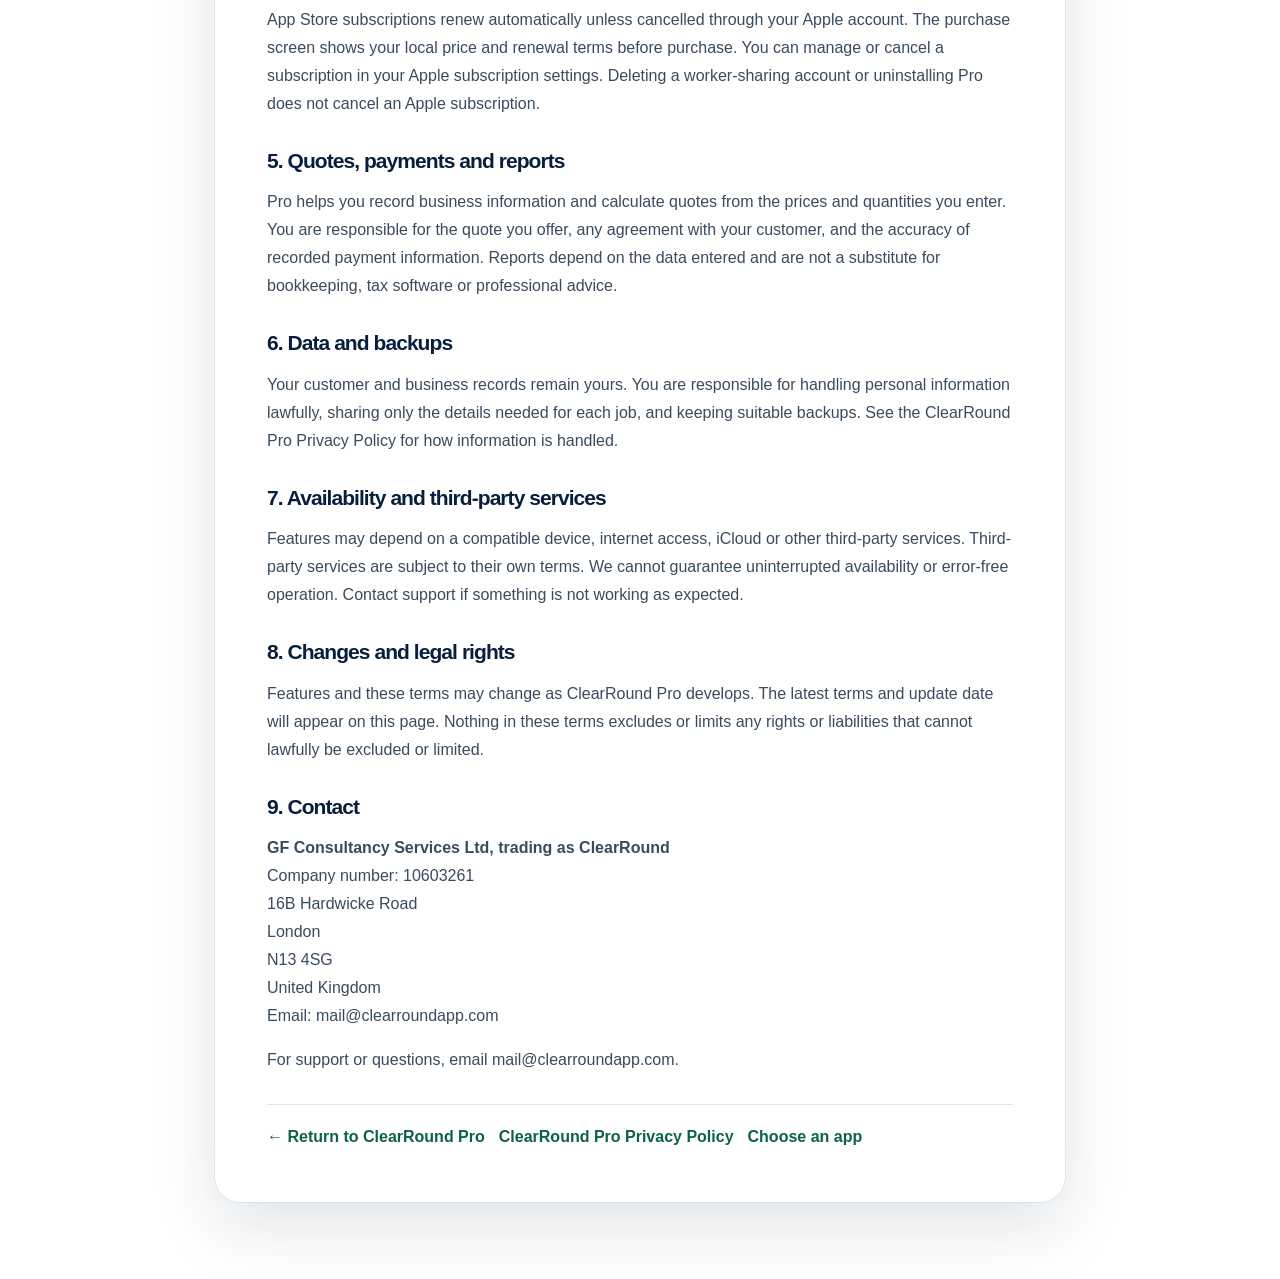
<file: pro-terms.html>
<!doctype html>
<html lang="en-GB"><head><meta charset="utf-8" /><meta name="viewport" content="width=device-width, initial-scale=1" /><meta name="description" content="ClearRound Pro Terms and Conditions." /><title>ClearRound Pro Terms &amp; Conditions</title><link rel="stylesheet" href="styles.css" /><style>.policy-wrap{max-width:900px;margin:0 auto;padding:38px 24px 76px}.policy-top{display:flex;align-items:center;justify-content:space-between;gap:18px;margin-bottom:28px}.policy-brand{display:flex;align-items:center;gap:12px}.policy-brand img{width:44px;height:44px;border-radius:12px}.policy-back{font-weight:750;color:var(--green)}.policy-card{background:#fff;border:1px solid var(--line);border-radius:26px;padding:clamp(23px,5vw,52px);box-shadow:var(--shadow)}.policy-card h1{font-size:clamp(36px,6vw,58px);line-height:1;margin:0 0 10px}.policy-card h2{font-size:21px;margin:32px 0 8px}.policy-card p,.policy-card li{line-height:1.75;color:#394b5e}.policy-card ul{padding-left:23px}.policy-meta{color:var(--muted);margin-bottom:27px}.policy-note{background:#eff7f2;border-left:4px solid var(--green);padding:15px 17px;border-radius:10px;margin:23px 0}.policy-footer{margin-top:30px;padding-top:20px;border-top:1px solid var(--line);display:flex;gap:14px;flex-wrap:wrap}.policy-footer a{color:var(--green);font-weight:750}@media(max-width:640px){.policy-top{align-items:flex-start}.policy-back{padding-top:8px}}</style></head>
<body><div class="policy-wrap"><div class="policy-top"><a class="policy-brand" href="pro.html"><img src="clearround-logo.png" alt="" /><strong>ClearRound Pro</strong></a><a class="policy-back" href="pro.html">← Back to Pro</a></div><main class="policy-card">
<h1>Terms &amp; Conditions</h1><p class="policy-meta"><strong>Last updated:</strong> 12 November 2026</p>
<p>ClearRound and ClearRound Pro are operated by GF Consultancy Services Ltd, trading as ClearRound. References to “we”, “us” and “our” in these terms mean GF Consultancy Services Ltd.</p>
<p><strong>GF Consultancy Services Ltd, trading as ClearRound</strong><br />Company number: 10603261<br />16B Hardwicke Road<br />London<br />N13 4SG<br />United Kingdom<br />Email: <a href="mailto:mail@clearroundapp.com">mail@clearroundapp.com</a></p>
<p>These terms cover your use of ClearRound Pro and its related website and services. ClearRound Pro helps window-cleaning businesses manage customers, jobs, business records, multiple rounds and worker sheets.</p>
<h2>1. Using ClearRound Pro</h2><p>Use Pro lawfully and only enter information you are entitled to use. You are responsible for the accuracy of customer, job, round, payment and worker information, and for protecting access to your devices and accounts. You remain responsible for your customer relationships and business records.</p>
<h2>2. Rounds and customer records</h2><p>ClearRound Pro supports up to 10 named rounds. You may move a customer to another round as your routes change. The customer record and associated job and payment history move with the customer in Pro. Review the destination round and customer records after a move.</p>
<h2>3. Worker sheets</h2><p>You choose the jobs and optional details to include on each worker sheet. You are responsible for making sure the worker is authorised to receive that information and for sharing the link only with the intended person. Use the expiry controls shown in the app. A person with access to an active link may view the sheet and submit job updates. Submitted updates are held for the owner to review and apply. Prices and payment information are shared with workers only when the owner enables the relevant financial-sharing option.</p><p>Worker sheets are a handover and job-update tool. They do not guarantee that a worker has completed a job or that customer information has been received or understood.</p>
<p>Worker Sharing uses a verified owner email account and Google Firebase/Google Cloud services to host selected jobs and return responses. Keep links confidential and revoke them when no longer needed. Expiry or revocation restricts access but is not the same as deleting server-side records. For privacy and deletion requests, contact <a href="mailto:mail@clearroundapp.com">mail@clearroundapp.com</a>; see the <a href="pro-privacy.html">Pro Privacy Policy</a> for details.</p>
<h2>4. Pricing and subscriptions</h2><p>ClearRound Pro has one straightforward price of <strong>£5 per month</strong>. There are no pricing tiers or per-round or per-worker charges. Up to 24 customers across all rounds are free; a subscription is required for 25 or more. Any billing, renewal, cancellation and payment-provider details will be shown in the subscription flow before you confirm a purchase.</p><p>App Store subscriptions renew automatically unless cancelled through your Apple account. The purchase screen shows your local price and renewal terms before purchase. You can manage or cancel a subscription in your Apple subscription settings. Deleting a worker-sharing account or uninstalling Pro does not cancel an Apple subscription.</p>
<h2>5. Quotes, payments and reports</h2><p>Pro helps you record business information and calculate quotes from the prices and quantities you enter. You are responsible for the quote you offer, any agreement with your customer, and the accuracy of recorded payment information. Reports depend on the data entered and are not a substitute for bookkeeping, tax software or professional advice.</p>
<h2>6. Data and backups</h2><p>Your customer and business records remain yours. You are responsible for handling personal information lawfully, sharing only the details needed for each job, and keeping suitable backups. See the <a href="pro-privacy.html">ClearRound Pro Privacy Policy</a> for how information is handled.</p>
<h2>7. Availability and third-party services</h2><p>Features may depend on a compatible device, internet access, iCloud or other third-party services. Third-party services are subject to their own terms. We cannot guarantee uninterrupted availability or error-free operation. Contact support if something is not working as expected.</p>
<h2>8. Changes and legal rights</h2><p>Features and these terms may change as ClearRound Pro develops. The latest terms and update date will appear on this page. Nothing in these terms excludes or limits any rights or liabilities that cannot lawfully be excluded or limited.</p>
<h2>9. Contact</h2>
<p><strong>GF Consultancy Services Ltd, trading as ClearRound</strong><br />Company number: 10603261<br />16B Hardwicke Road<br />London<br />N13 4SG<br />United Kingdom<br />Email: <a href="mailto:mail@clearroundapp.com">mail@clearroundapp.com</a></p><p>For support or questions, email <a href="mailto:mail@clearroundapp.com">mail@clearroundapp.com</a>.</p>
<div class="policy-footer"><a href="pro.html">← Return to ClearRound Pro</a><a href="pro-privacy.html">ClearRound Pro Privacy Policy</a><a href="index.html">Choose an app</a></div>
</main></div></body></html>
</file>
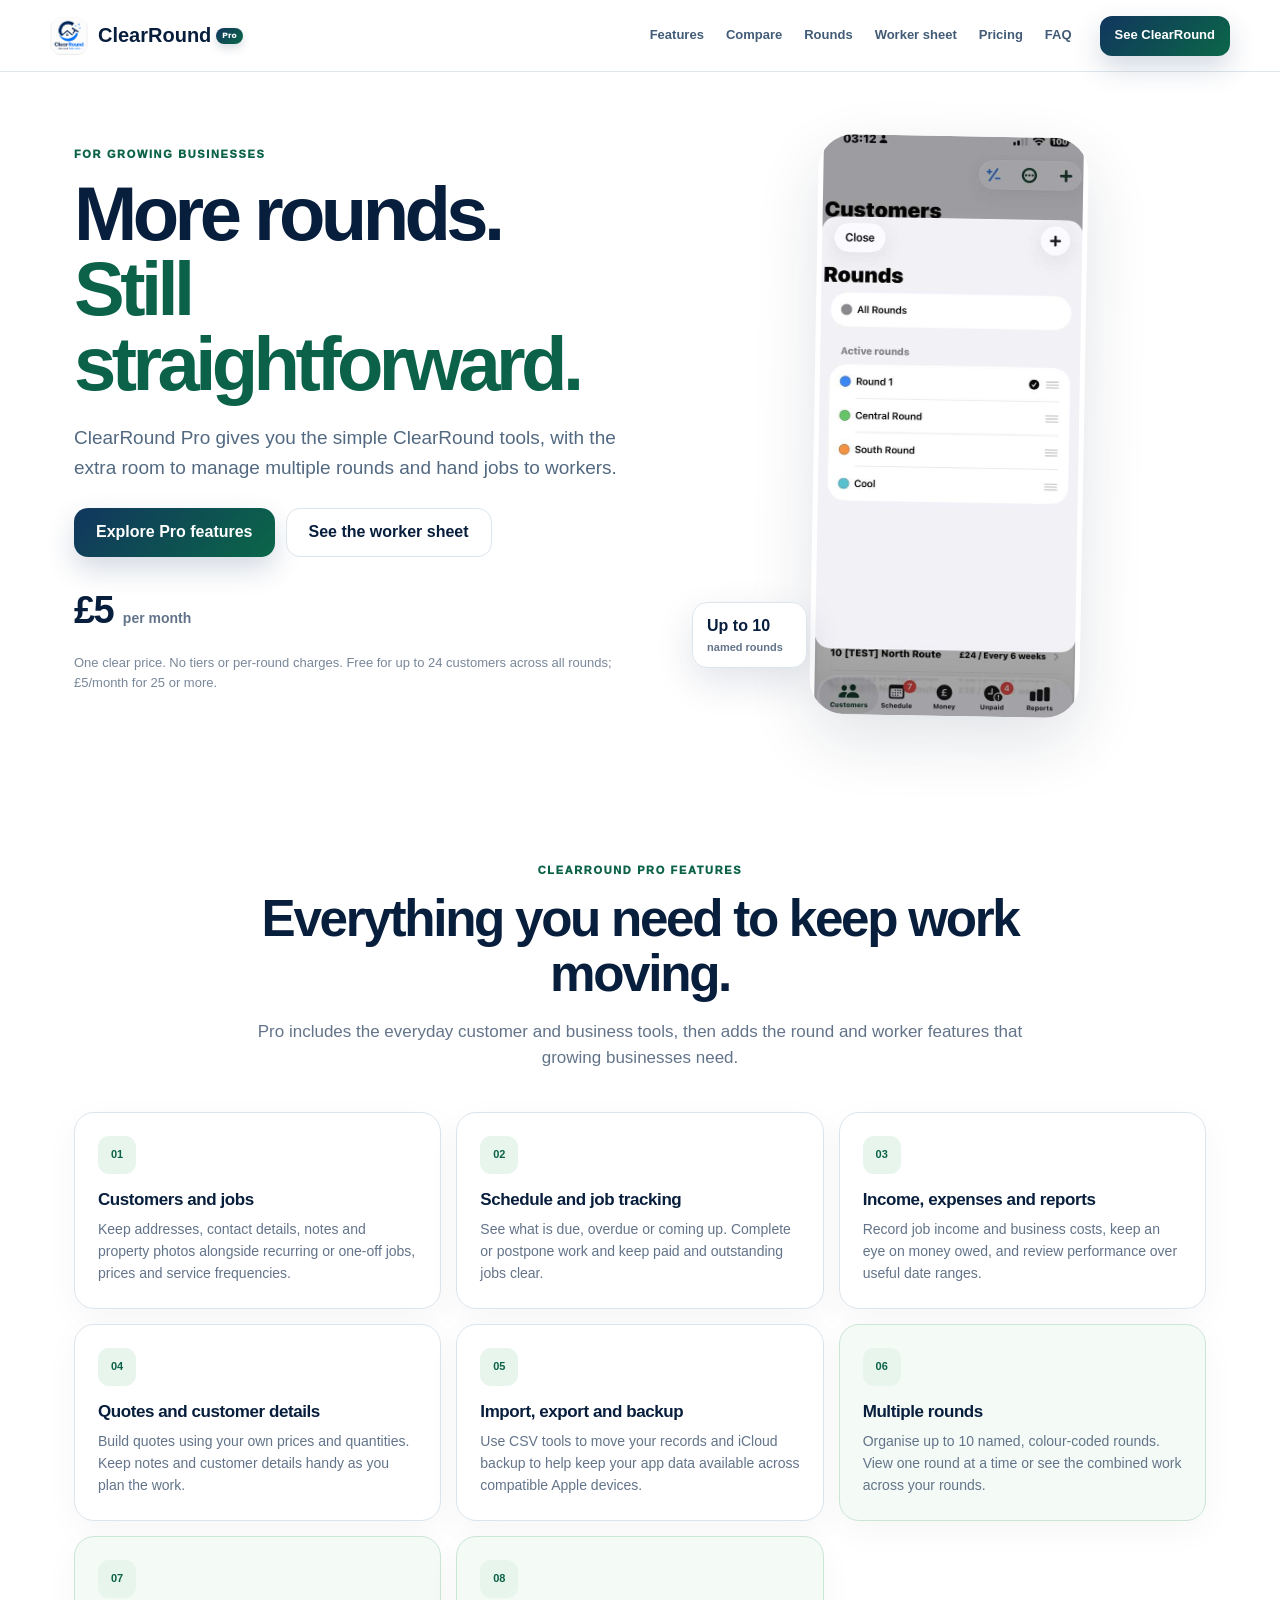
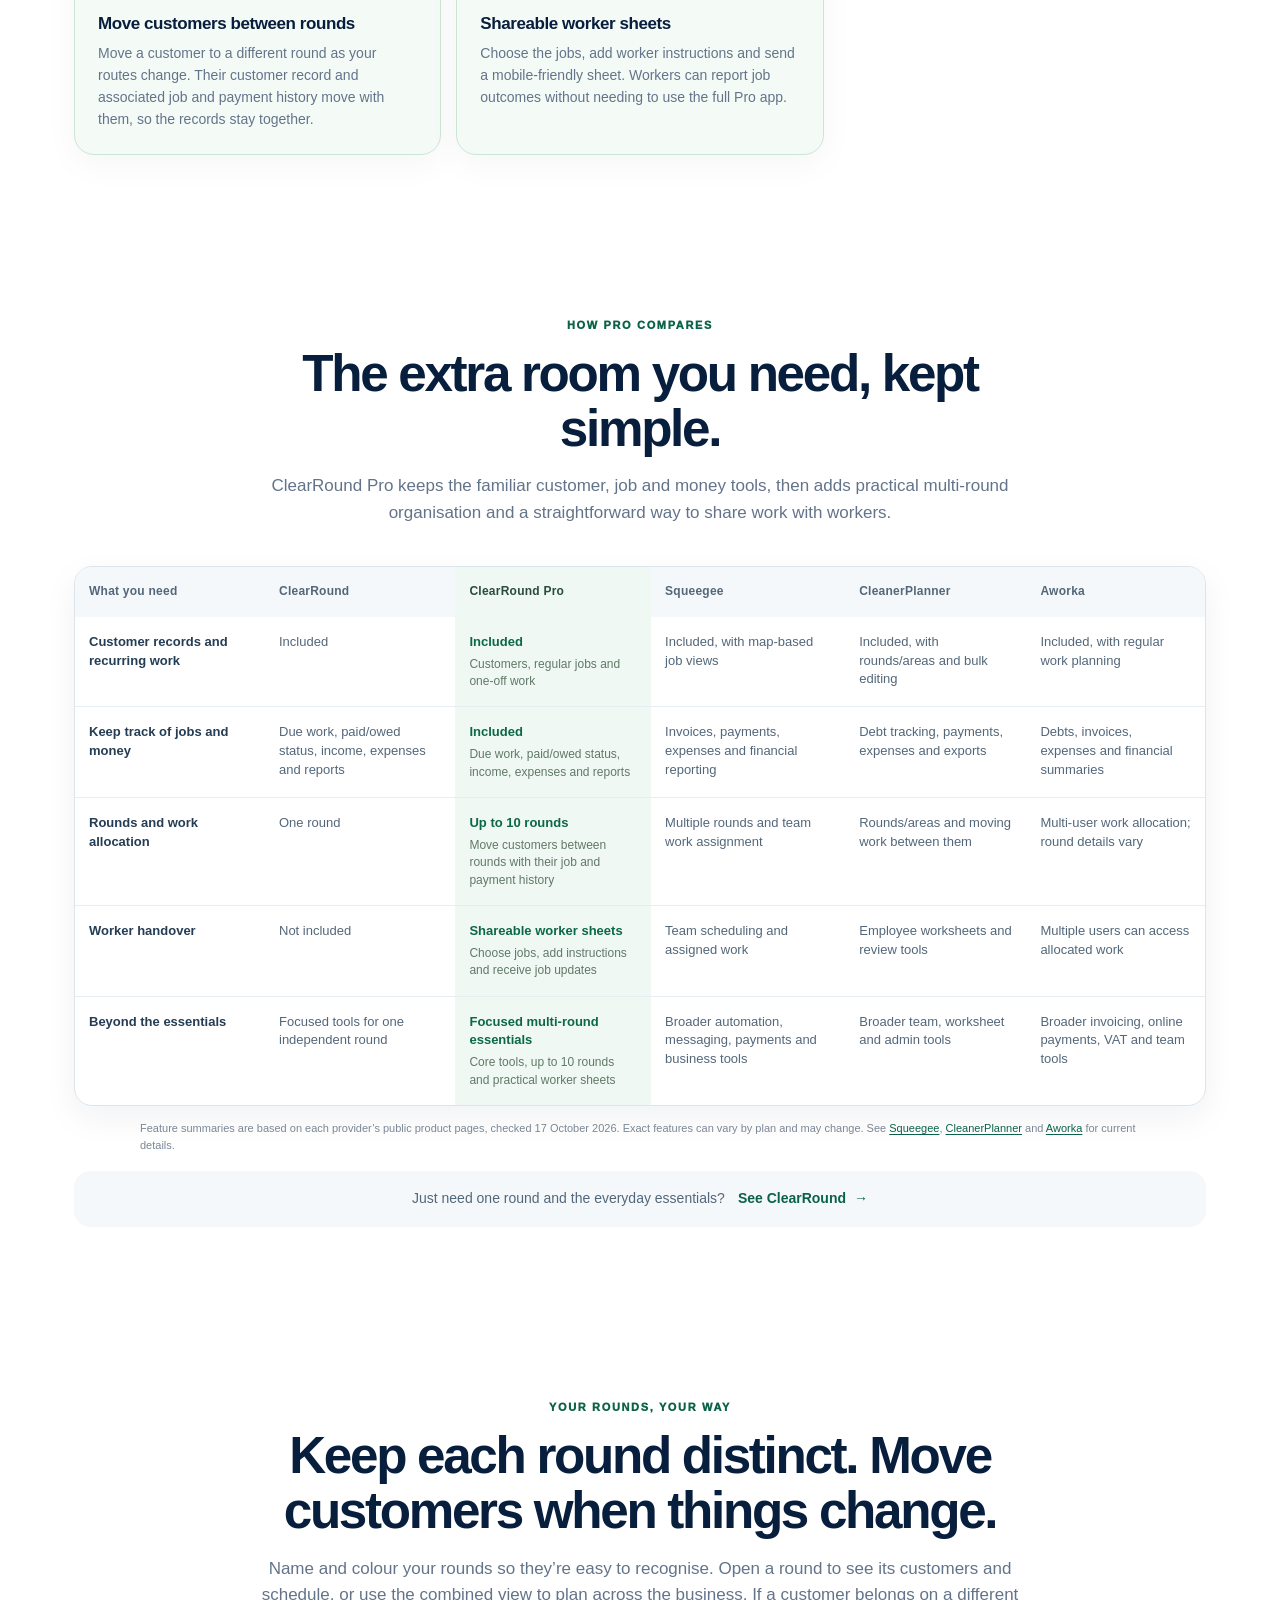
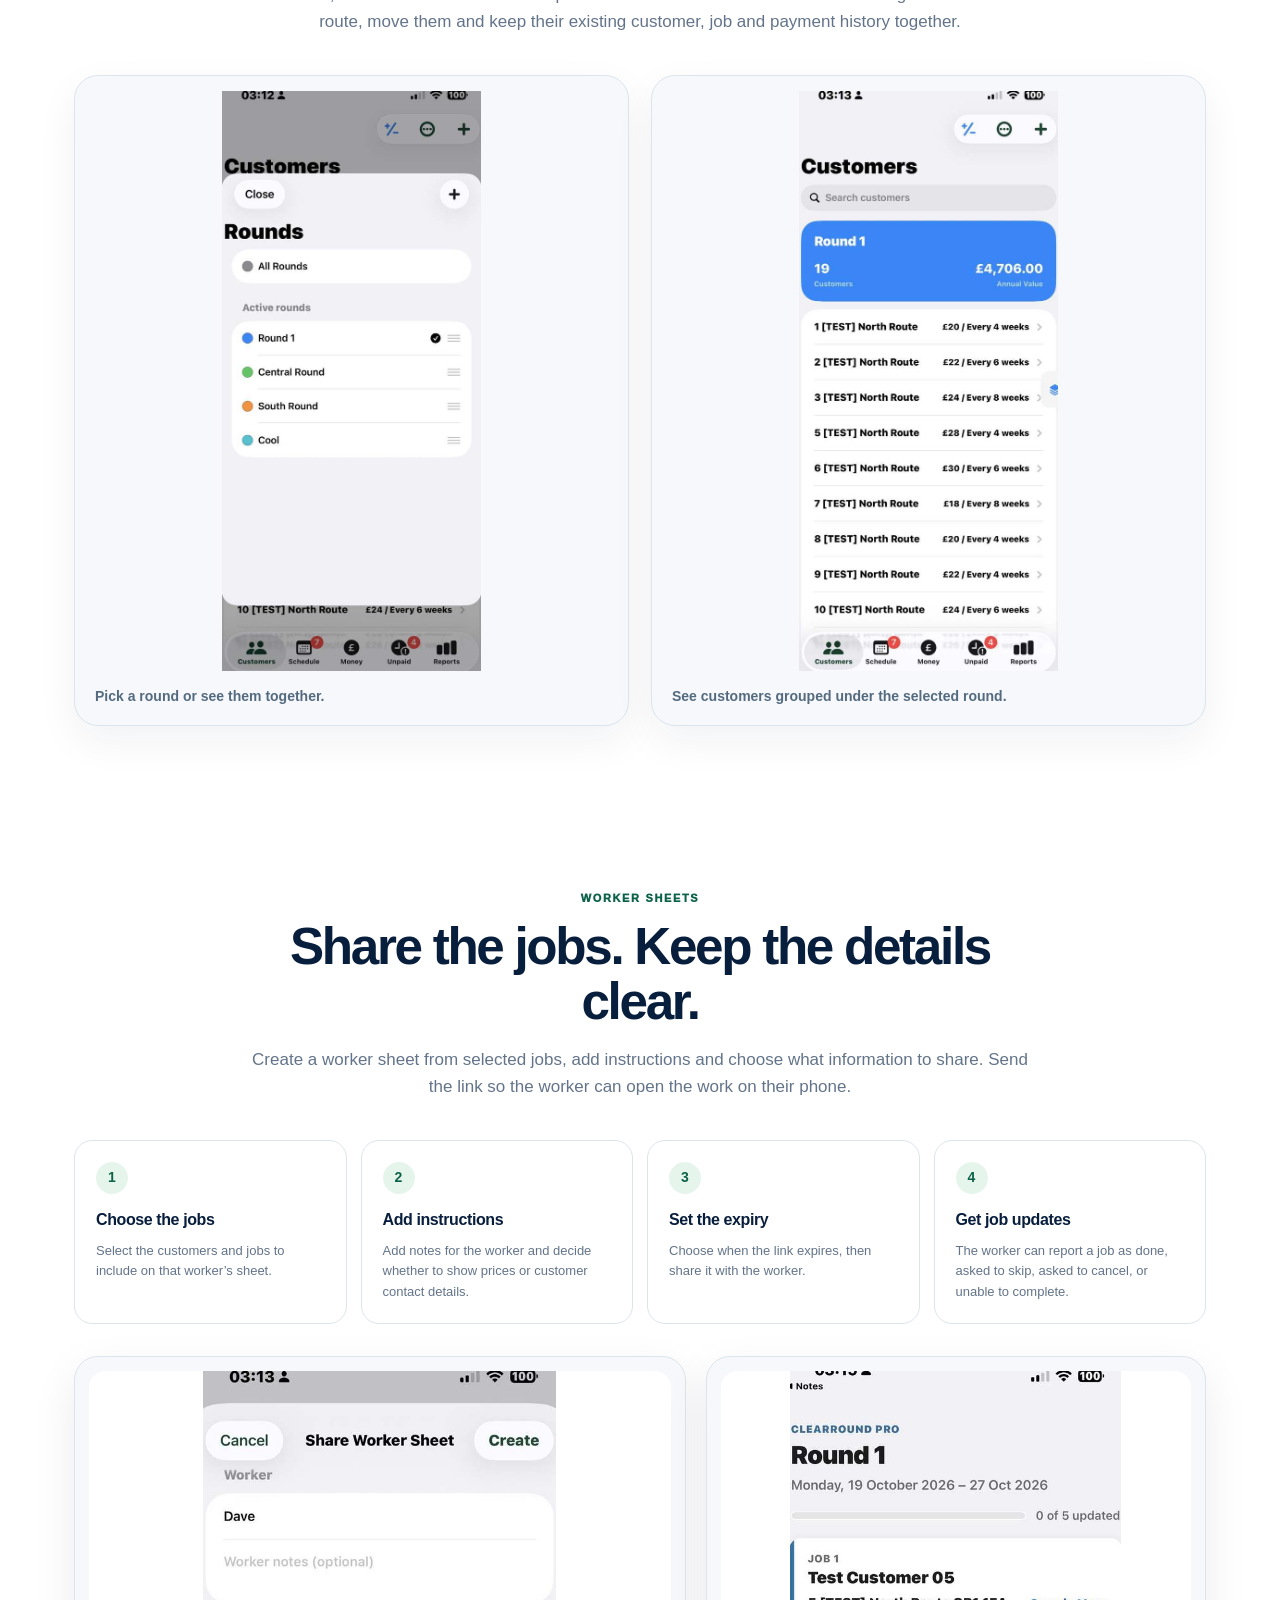
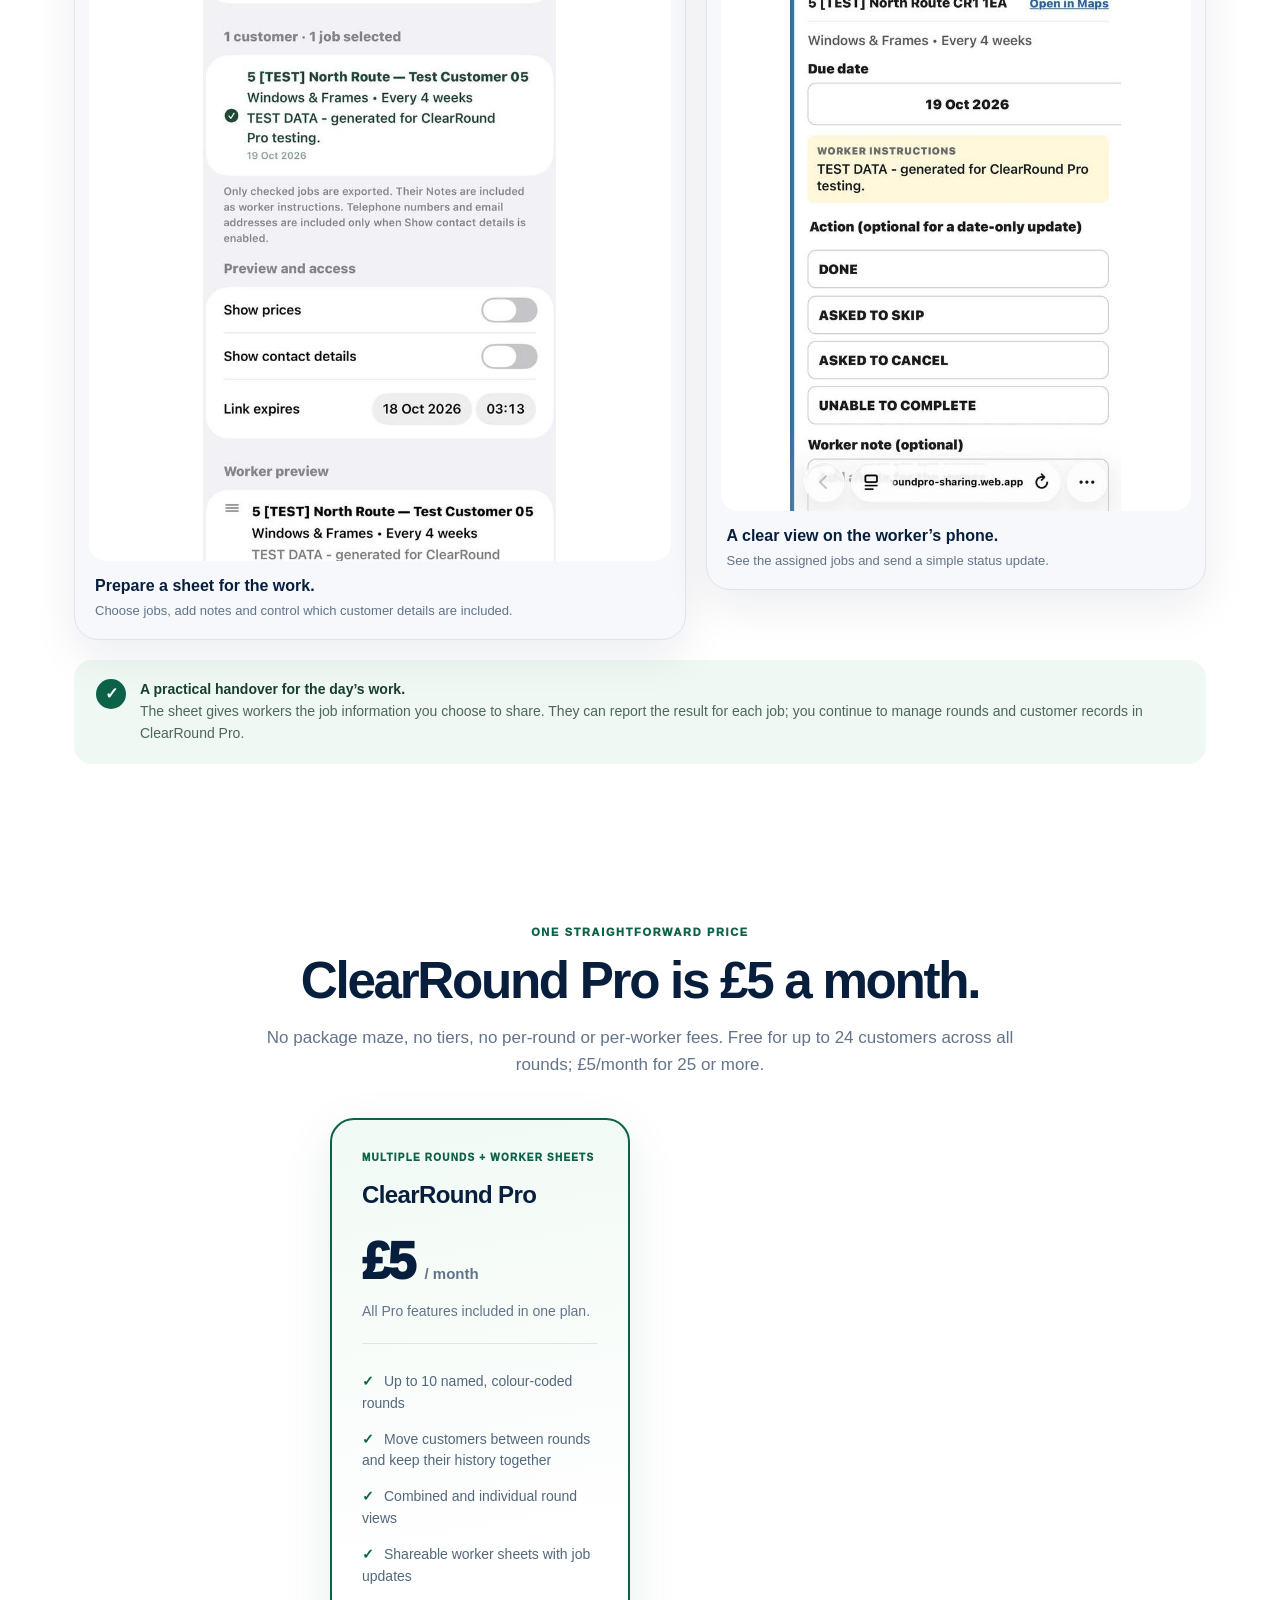
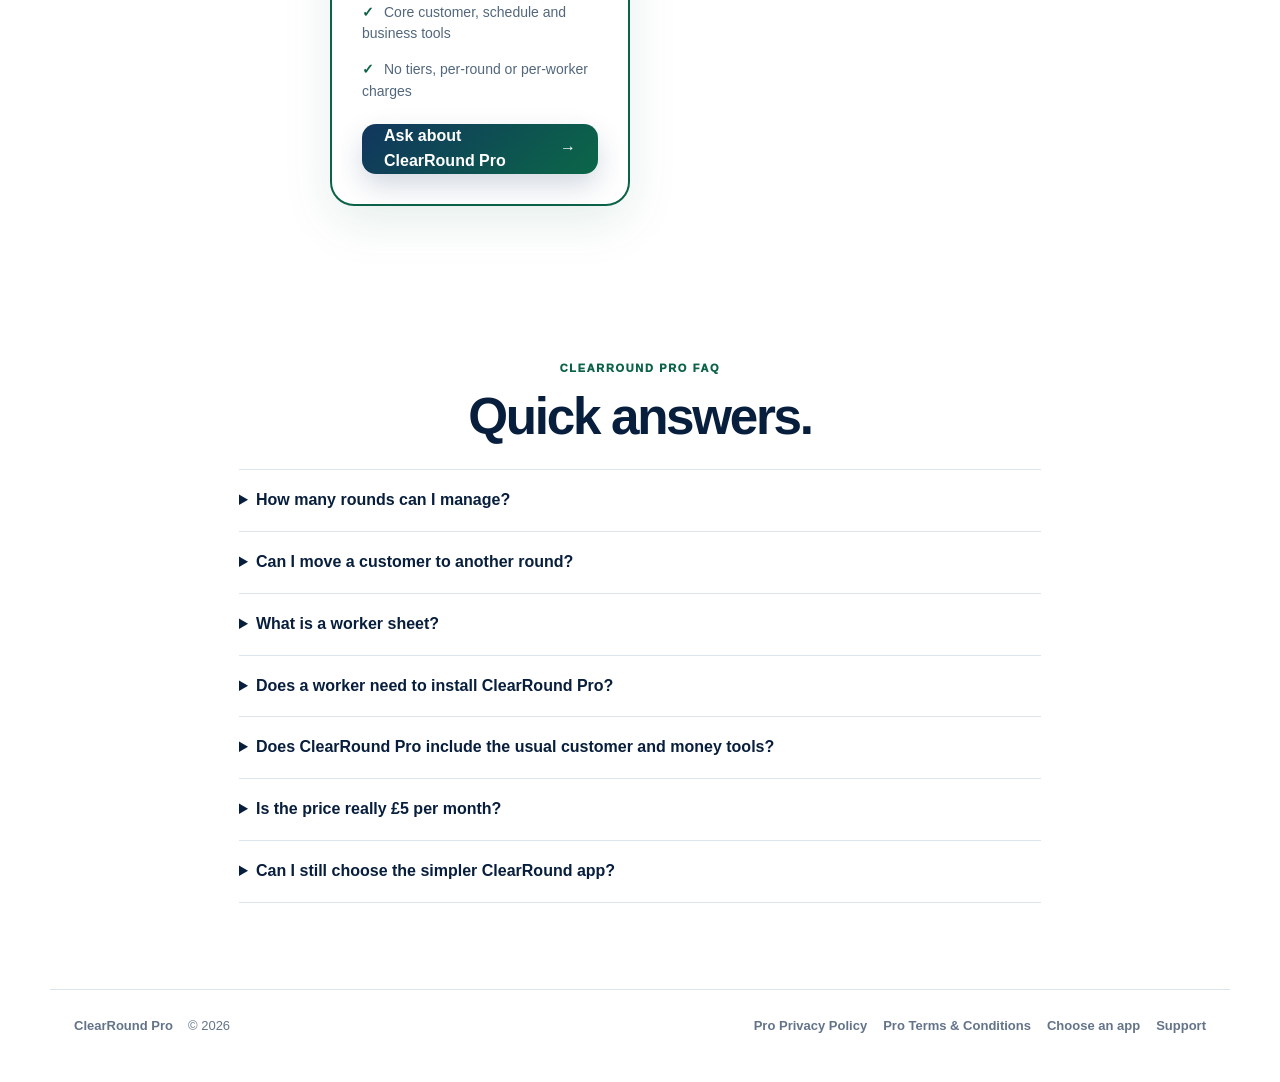
<file: pro.html>
<!doctype html>
<html lang="en-GB">
<head>
  <meta charset="utf-8" /><meta name="viewport" content="width=device-width, initial-scale=1" />
  <meta name="description" content="ClearRound Pro helps window-cleaning businesses manage up to 10 rounds, move customers between rounds and share clear worker sheets, for a simple £5 a month." />
  <meta name="theme-color" content="#0b284d" /><title>ClearRound Pro — Multiple rounds, made manageable</title><link rel="stylesheet" href="styles.css" />
</head>
<body>
<header class="nav"><a class="brand pro-brand" href="index.html"><img src="clearround-logo.png" alt="" /><span>ClearRound</span><span class="pro-badge">Pro</span></a><nav aria-label="ClearRound Pro navigation"><a href="#features">Features</a><a href="#compare">Compare</a><a href="#rounds">Rounds</a><a href="#worker-sheet">Worker sheet</a><a href="#pricing">Pricing</a><a href="#faq">FAQ</a></nav><a class="button small" href="clearround.html">See ClearRound</a></header>
<main id="top">
  <section class="detail-hero pro-detail-hero">
    <div class="detail-copy"><div class="eyebrow">FOR GROWING BUSINESSES</div><h1>More rounds.<br><span>Still straightforward.</span></h1><p class="lead">ClearRound Pro gives you the simple ClearRound tools, with the extra room to manage multiple rounds and hand jobs to workers.</p><div class="hero-actions"><a class="button" href="#features">Explore Pro features</a><a class="button ghost" href="#worker-sheet">See the worker sheet</a></div><div class="detail-price"><strong>£5</strong><span>per month</span></div><p class="micro">One clear price. No tiers or per-round charges. Free for up to 24 customers across all rounds; £5/month for 25 or more.</p></div>
    <div class="detail-hero-image"><img src="assets/pro-rounds.jpg" alt="ClearRound Pro round selector with several separately named rounds" /><div class="floating-card detail-float"><strong>Up to 10</strong><span>named rounds</span></div></div>
  </section>
  <section class="section" id="features"><div class="section-heading centered"><div class="eyebrow">CLEARROUND PRO FEATURES</div><h2>Everything you need to keep work moving.</h2><p>Pro includes the everyday customer and business tools, then adds the round and worker features that growing businesses need.</p></div>
    <div class="feature-cards">
      <article><span class="feature-icon">01</span><h3>Customers and jobs</h3><p>Keep addresses, contact details, notes and property photos alongside recurring or one-off jobs, prices and service frequencies.</p></article>
      <article><span class="feature-icon">02</span><h3>Schedule and job tracking</h3><p>See what is due, overdue or coming up. Complete or postpone work and keep paid and outstanding jobs clear.</p></article>
      <article><span class="feature-icon">03</span><h3>Income, expenses and reports</h3><p>Record job income and business costs, keep an eye on money owed, and review performance over useful date ranges.</p></article>
      <article><span class="feature-icon">04</span><h3>Quotes and customer details</h3><p>Build quotes using your own prices and quantities. Keep notes and customer details handy as you plan the work.</p></article>
      <article><span class="feature-icon">05</span><h3>Import, export and backup</h3><p>Use CSV tools to move your records and iCloud backup to help keep your app data available across compatible Apple devices.</p></article>
      <article class="pro-feature"><span class="feature-icon">06</span><h3>Multiple rounds</h3><p>Organise up to 10 named, colour-coded rounds. View one round at a time or see the combined work across your rounds.</p></article>
      <article class="pro-feature"><span class="feature-icon">07</span><h3>Move customers between rounds</h3><p>Move a customer to a different round as your routes change. Their customer record and associated job and payment history move with them, so the records stay together.</p></article>
      <article class="pro-feature"><span class="feature-icon">08</span><h3>Shareable worker sheets</h3><p>Choose the jobs, add worker instructions and send a mobile-friendly sheet. Workers can report job outcomes without needing to use the full Pro app.</p></article>
    </div>
  </section>
  <section class="section comparison-section" id="compare"><div class="section-heading centered"><div class="eyebrow">HOW PRO COMPARES</div><h2>The extra room you need, kept simple.</h2><p>ClearRound Pro keeps the familiar customer, job and money tools, then adds practical multi-round organisation and a straightforward way to share work with workers.</p></div>
    <div class="comparison-scroll" role="region" aria-label="Feature comparison of ClearRound Pro with other window-cleaning programs" tabindex="0"><table class="comparison-table"><caption>ClearRound Pro compared with Squeegee, CleanerPlanner and Aworka</caption><thead><tr><th scope="col">What you need</th><th scope="col">ClearRound</th><th scope="col" class="highlight-col">ClearRound Pro</th><th scope="col">Squeegee</th><th scope="col">CleanerPlanner</th><th scope="col">Aworka</th></tr></thead><tbody>
      <tr><th scope="row">Customer records and recurring work</th><td>Included</td><td class="highlight-col"><strong>Included</strong><span>Customers, regular jobs and one-off work</span></td><td>Included, with map-based job views</td><td>Included, with rounds/areas and bulk editing</td><td>Included, with regular work planning</td></tr>
      <tr><th scope="row">Keep track of jobs and money</th><td>Due work, paid/owed status, income, expenses and reports</td><td class="highlight-col"><strong>Included</strong><span>Due work, paid/owed status, income, expenses and reports</span></td><td>Invoices, payments, expenses and financial reporting</td><td>Debt tracking, payments, expenses and exports</td><td>Debts, invoices, expenses and financial summaries</td></tr>
      <tr><th scope="row">Rounds and work allocation</th><td>One round</td><td class="highlight-col"><strong>Up to 10 rounds</strong><span>Move customers between rounds with their job and payment history</span></td><td>Multiple rounds and team work assignment</td><td>Rounds/areas and moving work between them</td><td>Multi-user work allocation; round details vary</td></tr>
      <tr><th scope="row">Worker handover</th><td>Not included</td><td class="highlight-col"><strong>Shareable worker sheets</strong><span>Choose jobs, add instructions and receive job updates</span></td><td>Team scheduling and assigned work</td><td>Employee worksheets and review tools</td><td>Multiple users can access allocated work</td></tr>
      <tr><th scope="row">Beyond the essentials</th><td>Focused tools for one independent round</td><td class="highlight-col"><strong>Focused multi-round essentials</strong><span>Core tools, up to 10 rounds and practical worker sheets</span></td><td>Broader automation, messaging, payments and business tools</td><td>Broader team, worksheet and admin tools</td><td>Broader invoicing, online payments, VAT and team tools</td></tr>
    </tbody></table></div>
    <p class="comparison-note">Feature summaries are based on each provider’s public product pages, checked 17 October 2026. Exact features can vary by plan and may change. See <a href="https://squeeg.ee/professional-window-cleaner-software" target="_blank" rel="noopener">Squeegee</a>, <a href="https://www.cleanerplanner.com/how-it-works/" target="_blank" rel="noopener">CleanerPlanner</a> and <a href="https://aworka.com/for/window_cleaning" target="_blank" rel="noopener">Aworka</a> for current details.</p>
    <div class="comparison-cta"><span>Just need one round and the everyday essentials?</span><a class="text-link" href="clearround.html">See ClearRound <span aria-hidden="true">→</span></a></div>
  </section>
  <section class="section shaded" id="rounds"><div class="section-heading centered"><div class="eyebrow">YOUR ROUNDS, YOUR WAY</div><h2>Keep each round distinct. Move customers when things change.</h2><p>Name and colour your rounds so they’re easy to recognise. Open a round to see its customers and schedule, or use the combined view to plan across the business. If a customer belongs on a different route, move them and keep their existing customer, job and payment history together.</p></div><div class="rounds-layout"><figure class="rounds-image"><img src="assets/pro-rounds.jpg" alt="ClearRound Pro round selector showing all rounds and individual named rounds" loading="lazy" /><figcaption>Pick a round or see them together.</figcaption></figure><figure class="rounds-image"><img src="assets/pro-customers.jpg" alt="ClearRound Pro customer list filtered to one selected round" loading="lazy" /><figcaption>See customers grouped under the selected round.</figcaption></figure></div></section>
  <section class="section worker-section" id="worker-sheet"><div class="section-heading centered"><div class="eyebrow">WORKER SHEETS</div><h2>Share the jobs. Keep the details clear.</h2><p>Create a worker sheet from selected jobs, add instructions and choose what information to share. Send the link so the worker can open the work on their phone.</p></div>
    <div class="worker-steps"><article><b>1</b><h3>Choose the jobs</h3><p>Select the customers and jobs to include on that worker’s sheet.</p></article><article><b>2</b><h3>Add instructions</h3><p>Add notes for the worker and decide whether to show prices or customer contact details.</p></article><article><b>3</b><h3>Set the expiry</h3><p>Choose when the link expires, then share it with the worker.</p></article><article><b>4</b><h3>Get job updates</h3><p>The worker can report a job as done, asked to skip, asked to cancel, or unable to complete.</p></article></div>
    <div class="worker-gallery"><figure class="worker-shot setup-shot"><img src="assets/worker-setup.jpg" alt="Worker sheet setup with worker notes, selected jobs, options to show prices and contact details, and link expiry" loading="lazy" /><figcaption><strong>Prepare a sheet for the work.</strong><span>Choose jobs, add notes and control which customer details are included.</span></figcaption></figure><figure class="worker-shot mobile-shot"><img src="assets/worker-mobile.jpg" alt="Worker sheet opened on a phone, showing assigned jobs, worker instructions and status actions" loading="lazy" /><figcaption><strong>A clear view on the worker’s phone.</strong><span>See the assigned jobs and send a simple status update.</span></figcaption></figure></div>
    <div class="worker-note"><span class="note-icon">✓</span><p><strong>A practical handover for the day’s work.</strong><br>The sheet gives workers the job information you choose to share. They can report the result for each job; you continue to manage rounds and customer records in ClearRound Pro.</p></div>
  </section>
  <section class="section pricing-section" id="pricing"><div class="section-heading centered"><div class="eyebrow">ONE STRAIGHTFORWARD PRICE</div><h2>ClearRound Pro is £5 a month.</h2><p>No package maze, no tiers, no per-round or per-worker fees. Free for up to 24 customers across all rounds; £5/month for 25 or more.</p></div><div class="pricing-cards single-price"><article class="pricing-card pro-pricing"><div class="plan-kicker">MULTIPLE ROUNDS + WORKER SHEETS</div><h3>ClearRound Pro</h3><div class="price">£5 <small>/ month</small></div><p>All Pro features included in one plan.</p><div class="price-divider"></div><ul class="feature-list"><li>Up to 10 named, colour-coded rounds</li><li>Move customers between rounds and keep their history together</li><li>Combined and individual round views</li><li>Shareable worker sheets with job updates</li><li>Core customer, schedule and business tools</li><li>No tiers, per-round or per-worker charges</li></ul><a class="button full" href="mailto:mail@clearroundapp.com?subject=ClearRound%20Pro">Ask about ClearRound Pro <span aria-hidden="true">→</span></a></article></div></section>
  <section class="section faq" id="faq"><div class="section-heading centered"><div class="eyebrow">CLEARROUND PRO FAQ</div><h2>Quick answers.</h2></div>
    <details><summary>How many rounds can I manage?</summary><p>ClearRound Pro supports up to 10 named, colour-coded rounds. You can open a round on its own or see work across rounds together.</p></details>
    <details><summary>Can I move a customer to another round?</summary><p>Yes. Move a customer to a different round when their route changes. Their customer record and associated job and payment history move with them.</p></details>
    <details><summary>What is a worker sheet?</summary><p>A shareable mobile page containing the jobs you select for a worker. You can add instructions, choose whether to show prices or contact details, and set an expiry for the link. The worker can send a job status back.</p></details>
    <details><summary>Does a worker need to install ClearRound Pro?</summary><p>No. The worker sheet opens from a link in a mobile browser; the worker does not need the full Pro app to see the jobs on that sheet.</p></details>
    <details><summary>Does ClearRound Pro include the usual customer and money tools?</summary><p>Yes. Pro includes customer and job details, scheduling, income and expenses, money owed, reports, quotes, CSV tools and iCloud backup, as well as its multiple-round and worker sheet features.</p></details>
    <details><summary>Is the price really £5 per month?</summary><p>Yes. ClearRound Pro has one plan at £5 a month. Up to 24 customers across all rounds are free; a subscription is required for 25 or more. There are no per-round or per-worker charges.</p></details>
    <details><summary>Can I still choose the simpler ClearRound app?</summary><p>Yes. If you run just one round and do not need worker sheets, <a href="clearround.html">ClearRound</a> may suit you better.</p></details>
  </section>
</main>
<footer class="product-footer"><div><strong>ClearRound Pro</strong><span>© <span id="year"></span></span></div><div class="footer-links"><a href="pro-privacy.html">Pro Privacy Policy</a><a href="pro-terms.html">Pro Terms &amp; Conditions</a><a href="index.html">Choose an app</a><a href="mailto:mail@clearroundapp.com">Support</a></div></footer>
<script>document.getElementById('year').textContent = new Date().getFullYear();</script>
</body></html>
</file>
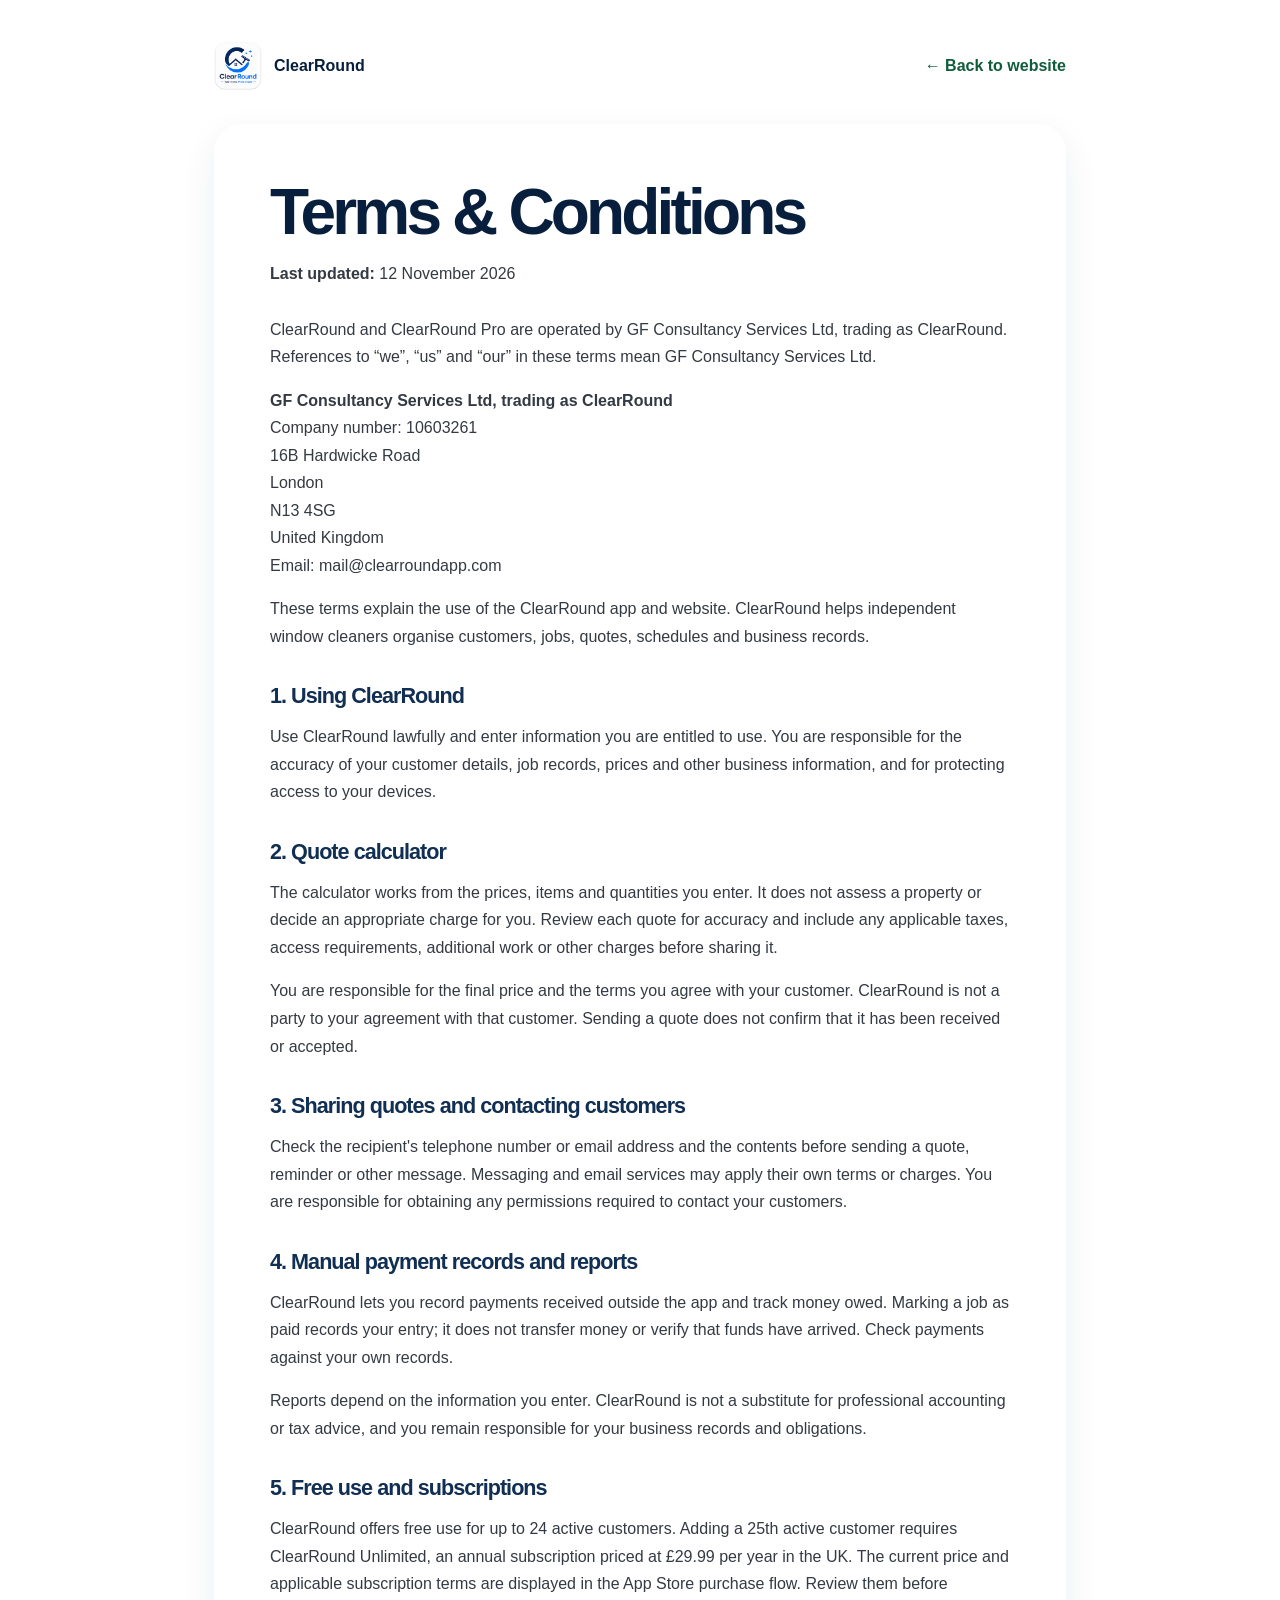
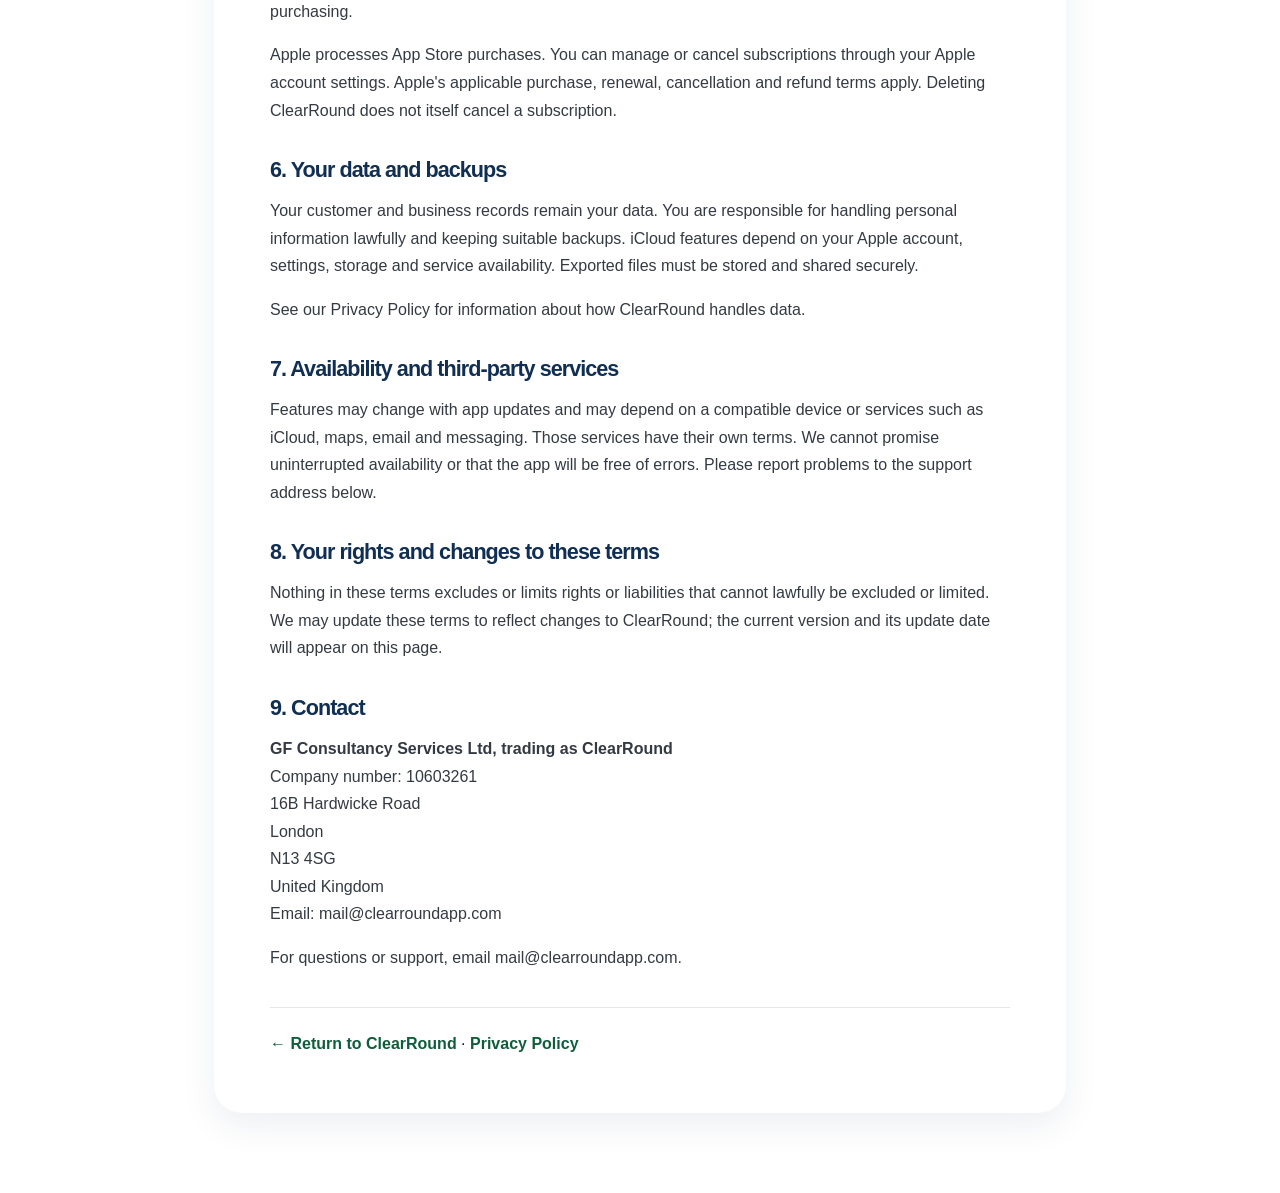
<file: terms.html>
<!DOCTYPE html>
<html lang="en">
<head>
  <meta charset="UTF-8" />
  <meta name="viewport" content="width=device-width, initial-scale=1.0" />
  <meta name="description" content="ClearRound Terms and Conditions" />
  <title>Terms &amp; Conditions | ClearRound</title>
  <link rel="stylesheet" href="styles.css" />
  <style>
    .policy-wrap{max-width:900px;margin:0 auto;padding:42px 24px 80px}.policy-top{display:flex;align-items:center;justify-content:space-between;gap:18px;margin-bottom:34px}.policy-brand{display:flex;align-items:center;gap:12px;text-decoration:none;color:inherit}.policy-brand img{width:48px;height:48px;border-radius:12px}.policy-back{text-decoration:none;font-weight:700;color:#0f5d3a}.policy-card{background:#fff;border-radius:28px;padding:clamp(24px,5vw,56px);box-shadow:0 12px 35px rgba(17,46,83,.08)}.policy-card h1{font-size:clamp(2.2rem,6vw,4rem);line-height:1;margin:0 0 10px}.policy-card h2{font-size:1.35rem;margin:34px 0 10px;color:#112e53}.policy-card p,.policy-card li{line-height:1.72;color:#343a43}.policy-card ul{padding-left:22px}.policy-meta{color:#757c87;margin-bottom:28px}.policy-note{background:#f3f6f9;border-left:4px solid #0f5d3a;padding:16px 18px;border-radius:10px;margin:24px 0}.policy-footer{margin-top:36px;padding-top:24px;border-top:1px solid #e4e8ec}.policy-footer a{color:#0f5d3a;font-weight:700}@media(max-width:640px){.policy-top{align-items:flex-start}.policy-back{padding-top:8px}.policy-card{border-radius:22px}}
  </style>
</head>
<body>
  <div class="policy-wrap">
    <div class="policy-top">
      <a class="policy-brand" href="clearround.html" aria-label="Back to ClearRound home">
        <img src="clearround-logo.png" alt="ClearRound logo" />
        <strong>ClearRound</strong>
      </a>
      <a class="policy-back" href="clearround.html">← Back to website</a>
    </div>

    <main class="policy-card">
      <h1>Terms &amp; Conditions</h1>
      <p class="policy-meta"><strong>Last updated:</strong> 12 November 2026</p>
<p>ClearRound and ClearRound Pro are operated by GF Consultancy Services Ltd, trading as ClearRound. References to “we”, “us” and “our” in these terms mean GF Consultancy Services Ltd.</p>
<p><strong>GF Consultancy Services Ltd, trading as ClearRound</strong><br />Company number: 10603261<br />16B Hardwicke Road<br />London<br />N13 4SG<br />United Kingdom<br />Email: <a href="mailto:mail@clearroundapp.com">mail@clearroundapp.com</a></p>
      <p>These terms explain the use of the ClearRound app and website. ClearRound helps independent window cleaners organise customers, jobs, quotes, schedules and business records.</p>
      <h2>1. Using ClearRound</h2>
      <p>Use ClearRound lawfully and enter information you are entitled to use. You are responsible for the accuracy of your customer details, job records, prices and other business information, and for protecting access to your devices.</p>
      <h2>2. Quote calculator</h2>
      <p>The calculator works from the prices, items and quantities you enter. It does not assess a property or decide an appropriate charge for you. Review each quote for accuracy and include any applicable taxes, access requirements, additional work or other charges before sharing it.</p>
      <p>You are responsible for the final price and the terms you agree with your customer. ClearRound is not a party to your agreement with that customer. Sending a quote does not confirm that it has been received or accepted.</p>
      <h2>3. Sharing quotes and contacting customers</h2>
      <p>Check the recipient's telephone number or email address and the contents before sending a quote, reminder or other message. Messaging and email services may apply their own terms or charges. You are responsible for obtaining any permissions required to contact your customers.</p>
      <h2>4. Manual payment records and reports</h2>
      <p>ClearRound lets you record payments received outside the app and track money owed. Marking a job as paid records your entry; it does not transfer money or verify that funds have arrived. Check payments against your own records.</p>
      <p>Reports depend on the information you enter. ClearRound is not a substitute for professional accounting or tax advice, and you remain responsible for your business records and obligations.</p>
      <h2>5. Free use and subscriptions</h2>
      <p>ClearRound offers free use for up to 24 active customers. Adding a 25th active customer requires ClearRound Unlimited, an annual subscription priced at £29.99 per year in the UK. The current price and applicable subscription terms are displayed in the App Store purchase flow. Review them before purchasing.</p>
      <p>Apple processes App Store purchases. You can manage or cancel subscriptions through your Apple account settings. Apple's applicable purchase, renewal, cancellation and refund terms apply. Deleting ClearRound does not itself cancel a subscription.</p>
      <h2>6. Your data and backups</h2>
      <p>Your customer and business records remain your data. You are responsible for handling personal information lawfully and keeping suitable backups. iCloud features depend on your Apple account, settings, storage and service availability. Exported files must be stored and shared securely.</p>
      <p>See our <a href="privacy.html">Privacy Policy</a> for information about how ClearRound handles data.</p>
      <h2>7. Availability and third-party services</h2>
      <p>Features may change with app updates and may depend on a compatible device or services such as iCloud, maps, email and messaging. Those services have their own terms. We cannot promise uninterrupted availability or that the app will be free of errors. Please report problems to the support address below.</p>
      <h2>8. Your rights and changes to these terms</h2>
      <p>Nothing in these terms excludes or limits rights or liabilities that cannot lawfully be excluded or limited. We may update these terms to reflect changes to ClearRound; the current version and its update date will appear on this page.</p>
      <h2>9. Contact</h2>
<p><strong>GF Consultancy Services Ltd, trading as ClearRound</strong><br />Company number: 10603261<br />16B Hardwicke Road<br />London<br />N13 4SG<br />United Kingdom<br />Email: <a href="mailto:mail@clearroundapp.com">mail@clearroundapp.com</a></p>
      <p>For questions or support, email <a href="mailto:mail@clearroundapp.com">mail@clearroundapp.com</a>.</p>
      <div class="policy-footer"><a href="clearround.html">← Return to ClearRound</a> · <a href="privacy.html">Privacy Policy</a></div>
    </main>
  </div>
</body>
</html>
</file>
<file: styles.css>
:root{--ink:#102f56;--deep:#081e3d;--green:#0b6248;--mint:#dff4e9;--sky:#eff6fb;--muted:#63748a;--line:#dce5ec;--soft:#f7f9fb;--white:#fff;--shadow:0 24px 65px rgba(8,30,61,.12)}
*{box-sizing:border-box}html{scroll-behavior:smooth;scroll-padding-top:88px}body{margin:0;font-family:-apple-system,BlinkMacSystemFont,"Segoe UI",Inter,Helvetica,Arial,sans-serif;color:var(--deep);background:#fff;line-height:1.56;-webkit-font-smoothing:antialiased}a{color:inherit;text-decoration:none}img{display:block;max-width:100%}.nav{position:sticky;top:0;z-index:30;min-height:72px;display:flex;align-items:center;gap:28px;padding:9px max(24px,calc((100vw - 1180px)/2));background:rgba(255,255,255,.94);backdrop-filter:blur(18px);border-bottom:1px solid rgba(220,229,236,.9)}.brand{display:flex;align-items:center;gap:10px;font-weight:900;font-size:20px;margin-right:auto}.brand img{width:38px;height:38px;object-fit:cover;border-radius:11px}nav{display:flex;gap:22px;font-size:13px;font-weight:750;color:#425c77}nav a:hover,.text-link:hover{color:var(--green)}.button{display:inline-flex;align-items:center;justify-content:center;gap:9px;background:linear-gradient(135deg,#11365e,#0b6748);color:white;min-height:49px;padding:0 22px;border-radius:14px;font-weight:850;box-shadow:0 12px 28px rgba(15,49,92,.18);transition:transform .18s ease,box-shadow .18s ease}.button:hover{transform:translateY(-1px);box-shadow:0 16px 32px rgba(15,49,92,.23)}.button.small{min-height:40px;padding:0 15px;border-radius:12px;font-size:13px}.button.ghost{color:var(--deep);background:#fff;border:1px solid var(--line);box-shadow:none}.button.inverse{background:white;color:var(--deep);box-shadow:none}.button.full{width:100%}.hero{max-width:1180px;margin:0 auto;padding:68px 24px 66px;display:grid;grid-template-columns:1.05fr .95fr;align-items:center;gap:56px}.eyebrow{letter-spacing:.15em;font-size:11px;font-weight:950;color:var(--green);margin-bottom:13px}.eyebrow.light{color:#9ce7c1}h1{font-size:clamp(54px,7vw,84px);line-height:.99;letter-spacing:-.06em;margin:0 0 22px}h1 span{color:var(--green)}h2{font-size:clamp(34px,4vw,52px);line-height:1.07;letter-spacing:-.045em;margin:0 0 17px}h3{margin:0 0 8px;font-size:21px;letter-spacing:-.025em}.lead{font-size:19px;color:#526981;max-width:650px}.hero-actions{display:flex;gap:11px;margin:25px 0 12px;flex-wrap:wrap}.micro{font-size:13px;color:#78879a}.hero-visual{position:relative;display:flex;align-items:center;justify-content:center;min-height:510px}.hero-shot{width:min(284px,73vw);border-radius:38px;position:relative;z-index:2;box-shadow:0 32px 75px rgba(8,30,61,.22);border:1px solid rgba(13,45,87,.12);transform:rotate(1.1deg)}.device-shadow{position:absolute;width:350px;height:390px;border-radius:50%;background:radial-gradient(circle,rgba(49,125,90,.17),rgba(49,125,90,0) 68%);filter:blur(9px)}.floating-card{position:absolute;z-index:3;background:rgba(255,255,255,.97);border:1px solid var(--line);box-shadow:0 14px 38px rgba(7,31,74,.12);border-radius:15px;padding:11px 14px;min-width:115px;display:flex;flex-direction:column}.floating-card strong{font-size:16px}.floating-card span{font-size:11px;color:var(--muted);font-weight:700}.float-one{left:0;bottom:74px}.float-two{right:0;top:80px}.section{max-width:1180px;margin:0 auto;padding:86px 24px}.section-heading{max-width:800px;margin-bottom:40px}.section-heading p{font-size:17px;color:var(--muted);margin:0}.section-heading.centered{text-align:center;margin-left:auto;margin-right:auto}.product-picker{padding-top:30px}.product-cards{display:grid;grid-template-columns:1fr 1fr;gap:22px;max-width:960px;margin:0 auto}.product-card{border:1px solid var(--line);border-radius:25px;padding:30px;background:#fff;box-shadow:0 14px 45px rgba(8,30,61,.055)}.product-card.pro-card{border:2px solid #0b6248;box-shadow:0 17px 55px rgba(11,98,72,.12);background:linear-gradient(180deg,#f5fbf7,#fff 42%)}.product-label,.plan-kicker{font-size:10px;letter-spacing:.12em;font-weight:950;color:var(--green)}.product-title{display:flex;align-items:center;gap:12px;margin:19px 0 10px}.product-title img{width:44px;height:44px;border-radius:13px;object-fit:cover}.product-title h3{font-size:28px;margin:0}.product-title h3 span{color:var(--green)}.pro-mark{width:44px;height:44px;display:grid;place-items:center;background:linear-gradient(135deg,#11365e,#0b6748);color:white;border-radius:13px;font-weight:900;font-size:13px}.product-intro{font-size:15px;color:#596d81;min-height:48px}.check-list{padding:0;list-style:none;margin:20px 0 22px}.check-list li{padding:7px 0;font-size:14px}.check-list li:before{content:"✓";color:var(--green);font-weight:950;margin-right:10px}.product-price{display:flex;align-items:baseline;gap:10px;border-top:1px solid var(--line);padding-top:17px}.product-price strong{font-size:34px;letter-spacing:-.04em}.product-price span{color:var(--muted);font-size:13px}.price-note{font-size:12px;color:var(--muted);min-height:23px;margin:2px 0 17px}.product-card .button{font-size:14px}.basic-grid{display:grid;grid-template-columns:1fr .9fr;gap:55px;align-items:center}.feature-row{display:flex;gap:15px;padding:18px 0;border-bottom:1px solid var(--line)}.feature-icon{flex:0 0 36px;height:36px;border-radius:11px;background:#e8f5ed;color:var(--green);display:grid;place-items:center;font-weight:900;font-size:11px}.feature-row h3{font-size:17px;margin:0 0 4px}.feature-row p{margin:0;color:var(--muted);font-size:14px}.text-link{display:inline-flex;gap:8px;align-items:center;color:var(--green);font-size:14px;font-weight:850;margin-top:20px}.feature-shot,.rounds-image,.pro-round-visual,.worker-shot{margin:0}.feature-shot{background:var(--soft);border:1px solid var(--line);border-radius:25px;padding:18px;box-shadow:var(--shadow)}.feature-shot img{max-height:670px;object-fit:contain;border-radius:17px;margin:auto}.feature-shot figcaption,.rounds-image figcaption,.pro-round-visual figcaption{padding:15px 5px 2px;display:flex;flex-direction:column;gap:2px}.feature-shot figcaption span{color:var(--muted);font-size:13px}.pro-band{background:linear-gradient(135deg,#09274c,#0a6047);color:white}.pro-intro{display:grid;grid-template-columns:1.05fr .95fr;gap:60px;align-items:center;padding-top:76px;padding-bottom:76px}.pro-intro h2{font-size:clamp(39px,5vw,62px)}.pro-intro h2 span{color:#a6e9c4}.pro-intro .lead{color:#d7e5ed}.price-highlight{display:grid;grid-template-columns:auto 1fr;column-gap:11px;align-items:baseline;margin:24px 0}.price-highlight strong{font-size:51px;line-height:1;letter-spacing:-.06em}.price-highlight span{font-size:18px;font-weight:800}.price-highlight small{grid-column:1/-1;color:#cfe2da;margin-top:7px;font-size:13px}.pro-round-visual{background:rgba(255,255,255,.08);border:1px solid rgba(255,255,255,.19);border-radius:25px;padding:15px;transform:rotate(1deg)}.pro-round-visual img{width:min(300px,100%);max-height:560px;object-fit:contain;border-radius:16px;margin:auto}.pro-round-visual figcaption{color:#d3e7df;font-size:13px;text-align:center}.rounds-section{padding-bottom:74px}.rounds-layout{display:grid;grid-template-columns:1fr 1fr;gap:22px;align-items:start}.rounds-image{border:1px solid var(--line);background:#f6f8fb;border-radius:24px;padding:15px;box-shadow:0 15px 40px rgba(8,30,61,.06)}.rounds-image img{height:580px;width:100%;object-fit:contain;border-radius:17px}.rounds-image figcaption{font-weight:800;font-size:14px;color:#536a7f}.worker-section{padding-top:78px}.worker-steps{display:grid;grid-template-columns:repeat(4,1fr);gap:14px;margin:0 0 32px}.worker-steps article{padding:21px;border:1px solid var(--line);border-radius:18px;background:#fff}.worker-steps b{width:32px;height:32px;border-radius:50%;display:grid;place-items:center;background:#e6f5ec;color:var(--green);font-size:14px;margin-bottom:14px}.worker-steps h3{font-size:16px}.worker-steps p{color:var(--muted);font-size:13px;margin:0}.worker-gallery{display:grid;grid-template-columns:1.1fr .9fr;gap:20px;align-items:start}.worker-shot{border:1px solid var(--line);background:#f6f8fb;border-radius:24px;padding:14px;box-shadow:0 16px 45px rgba(8,30,61,.08)}.worker-shot img{width:100%;max-height:790px;object-fit:contain;border-radius:17px;background:white}.mobile-shot img{max-height:740px}.worker-shot figcaption{display:flex;flex-direction:column;gap:2px;padding:13px 6px 4px}.worker-shot figcaption span{font-size:13px;color:var(--muted)}.worker-note{display:flex;gap:14px;align-items:flex-start;padding:19px 22px;border-radius:18px;background:#eff8f2;margin-top:20px}.note-icon{display:grid;place-items:center;width:30px;height:30px;flex:0 0 30px;background:#0b6248;color:white;border-radius:50%;font-weight:900}.worker-note p{margin:0;color:#4e665d;font-size:14px}.worker-note strong{color:#173f30}.pricing-section{padding-top:74px}.pricing-cards{display:grid;grid-template-columns:1fr 1fr;gap:20px;max-width:900px;margin:auto}.pricing-card{border:1px solid var(--line);border-radius:24px;padding:30px;background:#fff}.pricing-card.pro-pricing{border:2px solid var(--green);background:linear-gradient(170deg,#f1faf4,#fff 65%);box-shadow:0 16px 50px rgba(11,98,72,.1)}.pricing-card h3{font-size:24px;margin:10px 0 0}.price{font-size:51px;font-weight:950;letter-spacing:-.055em;margin:8px 0 0}.price small{font-size:15px;font-weight:700;letter-spacing:0;color:var(--muted)}.pricing-card>p{color:var(--muted);font-size:14px;margin:0}.price-divider{height:1px;background:var(--line);margin:20px 0}.upgrade-copy{min-height:62px}.pricing-card .text-link{margin-top:14px}.pricing-card .button{margin-top:14px}.fine-print{max-width:900px;margin:17px auto 0;color:#7a8796;font-size:11px}.faq{max-width:850px;padding-top:68px}.faq .section-heading{margin-bottom:24px}details{border-top:1px solid var(--line);padding:18px 0}details:last-child{border-bottom:1px solid var(--line)}summary{cursor:pointer;font-size:16px;font-weight:850}details p{color:var(--muted);max-width:720px;margin:10px 0 0}.cta{max-width:1180px;margin:18px auto 78px;padding:36px;border-radius:27px;background:linear-gradient(135deg,#081e3d,#0a5d45);color:white;display:grid;grid-template-columns:auto 1fr auto;gap:22px;align-items:center}.cta img{width:72px;height:72px;border-radius:19px;object-fit:cover}.cta .eyebrow{margin-bottom:7px}.cta h2{font-size:32px;margin-bottom:5px}.cta p{margin:0;color:#caddd5;font-size:14px}footer{max-width:1180px;margin:0 auto;padding:25px 24px 45px;border-top:1px solid var(--line);display:flex;justify-content:space-between;color:var(--muted);font-size:13px}footer div{display:flex;gap:18px}
@media(max-width:980px){nav{gap:13px}.nav{gap:15px}.nav nav a:nth-child(4){display:none}.hero{gap:30px}.hero-visual{min-height:440px}.worker-steps{grid-template-columns:repeat(2,1fr)}}
@media(max-width:760px){.nav nav{display:none}.hero{grid-template-columns:1fr;text-align:center;padding-top:48px;gap:12px}.hero-copy .lead{margin-left:auto;margin-right:auto}.hero-actions{justify-content:center}.hero-visual{min-height:430px}.hero-shot{width:min(264px,66vw)}.float-one{left:calc(50% - 205px);bottom:55px}.float-two{right:calc(50% - 200px);top:55px}.product-cards,.basic-grid,.pro-intro,.rounds-layout,.worker-gallery,.pricing-cards{grid-template-columns:1fr}.basic-grid{gap:32px}.feature-shot{max-width:500px;margin:auto}.pro-intro{gap:32px}.pro-round-visual{max-width:430px;margin:auto;width:100%}.rounds-image img{height:540px}.worker-shot{max-width:560px;margin:auto;width:100%}.mobile-shot{max-width:430px}.pricing-card{max-width:600px;width:100%;margin:auto}.cta{margin:15px 18px 60px;grid-template-columns:1fr;text-align:center}.cta img{margin:auto}}
@media(max-width:560px){.nav{min-height:64px;padding:8px 16px}.brand{font-size:18px}.nav .button.small{display:none}.hero{padding:43px 18px 40px}h1{font-size:53px}.hero-visual{min-height:380px}.hero-shot{width:248px;border-radius:33px}.float-one{left:0;bottom:43px}.float-two{right:0;top:43px}.section{padding:66px 18px}.product-picker{padding-top:15px}.product-card{padding:24px 21px}.section-heading{margin-bottom:28px}.section-heading p{font-size:15px}.pro-intro{padding-top:62px;padding-bottom:60px}.rounds-image img{height:auto;max-height:610px}.worker-steps{grid-template-columns:1fr 1fr;gap:10px}.worker-steps article{padding:16px}.worker-gallery{gap:14px}.pricing-card{padding:24px}.cta h2{font-size:28px}footer{margin:0 18px;padding-left:0;padding-right:0;flex-direction:column;gap:14px}footer div{gap:14px;flex-wrap:wrap}}
@media(prefers-reduced-motion:reduce){html{scroll-behavior:auto}*,*:before,*:after{transition:none!important}}
.basic-grid{display:block}.basic-gallery{display:grid;grid-template-columns:repeat(3,minmax(0,1fr));gap:18px;margin-top:36px}.basic-gallery figure{margin:0;padding:14px;border:1px solid var(--line);border-radius:22px;background:#f6f8fb;box-shadow:0 12px 35px rgba(8,30,61,.055)}.basic-gallery img{width:100%;height:430px;object-fit:contain;border-radius:15px;background:white}.basic-gallery figcaption{display:flex;flex-direction:column;padding:12px 5px 2px;gap:2px}.basic-gallery figcaption span{font-size:13px;color:var(--muted)}
@media(max-width:760px){.basic-gallery{grid-template-columns:1fr 1fr}.basic-gallery figure:last-child{grid-column:1/-1}.basic-gallery figure:last-child img{height:360px}}
@media(max-width:560px){.basic-gallery{grid-template-columns:1fr}.basic-gallery figure:last-child{grid-column:auto}.basic-gallery img{height:470px}.basic-gallery figure:last-child img{height:400px}}
/* Product chooser and distinct product detail pages */
.choice-page{min-height:100vh;background:linear-gradient(180deg,#f7fbf9 0,#fff 72%)}.choice-page .nav{position:relative;max-width:none}.choice-hero{max-width:900px;margin:0 auto;text-align:center;padding:82px 24px 36px}.choice-hero h1{font-size:clamp(42px,6vw,70px);margin:0 0 18px}.choice-hero h1 span{color:var(--green)}.choice-hero p{font-size:18px;color:var(--muted);margin:0 auto;max-width:620px}.choice-grid{max-width:900px;margin:16px auto 85px;padding:0 24px;display:grid;grid-template-columns:1fr 1fr;gap:22px}.choice-card{border:1px solid var(--line);background:#fff;border-radius:26px;padding:30px;box-shadow:0 16px 48px rgba(8,30,61,.07)}.choice-card.choice-pro{border:2px solid var(--green);background:linear-gradient(175deg,#eff9f3,#fff 70%);box-shadow:0 18px 50px rgba(11,98,72,.1)}.choice-icon{width:52px;height:52px;border-radius:15px;margin-bottom:18px}.choice-icon img{width:100%;height:100%;object-fit:cover;border-radius:15px}.choice-icon.pro-mark{display:grid;place-items:center;background:linear-gradient(135deg,#11365e,#0b6748);color:#fff;font-weight:900;font-size:15px}.choice-card .product-label{margin-bottom:4px}.choice-card h2{font-size:30px;margin:3px 0 10px}.choice-card h2 span{color:var(--green)}.choice-card p{min-height:52px;color:#5d6f82;font-size:15px}.choice-footer{max-width:1180px;margin:0 auto;padding:22px 24px 35px;border-top:1px solid var(--line);display:flex;justify-content:space-between;color:var(--muted);font-size:13px}.detail-hero{max-width:1180px;margin:0 auto;padding:64px 24px 60px;display:grid;grid-template-columns:1.05fr .95fr;align-items:center;gap:50px}.detail-copy h1{font-size:clamp(48px,6vw,76px);margin:0 0 22px}.detail-copy .lead{font-size:19px}.detail-price{display:flex;align-items:baseline;gap:10px;margin-top:24px}.detail-price strong{font-size:38px;letter-spacing:-.045em}.detail-price span{font-size:14px;color:var(--muted);font-weight:750}.detail-hero-image{position:relative;display:flex;justify-content:center;align-items:center;min-height:475px}.detail-hero-image img{width:min(270px,72vw);max-height:580px;object-fit:contain;border-radius:35px;box-shadow:var(--shadow);transform:rotate(1deg)}.detail-float{left:0;bottom:48px}.feature-cards{display:grid;grid-template-columns:repeat(3,1fr);gap:15px}.feature-cards article{padding:23px;border:1px solid var(--line);border-radius:20px;background:#fff;box-shadow:0 10px 34px rgba(8,30,61,.04)}.feature-cards h3{font-size:17px;margin:13px 0 6px}.feature-cards p{margin:0;color:var(--muted);font-size:14px}.feature-cards .feature-icon{width:38px;height:38px;border-radius:11px}.feature-cards .pro-feature{background:#f4faf6;border-color:#cce6d6}.feature-list{list-style:none;padding:0;margin:18px 0 0}.feature-list li{padding:7px 0;color:#52677c;font-size:14px}.feature-list li:before{content:"✓";color:var(--green);font-weight:900;margin-right:10px}.single-price{max-width:620px}.single-price .pricing-card{width:100%}.product-footer{max-width:1180px;margin:0 auto;padding:26px 24px 45px;border-top:1px solid var(--line);display:flex;justify-content:space-between;gap:20px;color:var(--muted);font-size:13px}.product-footer>div:first-child{display:flex;gap:15px}.footer-links{display:flex;gap:16px;flex-wrap:wrap}.footer-links a{font-weight:700}.footer-links a:hover{color:var(--green)}
@media(max-width:900px){.feature-cards{grid-template-columns:repeat(2,1fr)}.detail-hero{gap:30px}.detail-float{left:-8px}}
@media(max-width:760px){.choice-hero{padding-top:62px}.choice-grid{margin-bottom:60px}.detail-hero{grid-template-columns:1fr;text-align:center;padding-top:50px;gap:12px}.detail-copy .lead{margin-left:auto;margin-right:auto}.detail-copy .hero-actions{justify-content:center}.detail-price{justify-content:center}.detail-hero-image{min-height:400px}.detail-hero-image img{width:245px}.detail-float{left:calc(50% - 185px);bottom:40px}.feature-cards{grid-template-columns:1fr 1fr}.product-footer{flex-direction:column}.footer-links{gap:12px}}
@media(max-width:560px){.choice-hero{padding:52px 19px 25px}.choice-hero h1{font-size:43px}.choice-hero p{font-size:16px}.choice-grid{grid-template-columns:1fr;padding:0 18px;gap:15px}.choice-card{padding:24px}.choice-card p{min-height:0}.detail-hero{padding:43px 18px 38px}.detail-copy h1{font-size:48px}.detail-hero-image{min-height:360px}.detail-hero-image img{width:220px;border-radius:30px}.detail-float{left:0}.feature-cards{grid-template-columns:1fr}.product-footer{margin:0 18px;padding-left:0;padding-right:0}.footer-links{flex-direction:column}.choice-footer{padding-left:18px;padding-right:18px}}
.comparison-section{padding-top:76px}.comparison-scroll{overflow-x:auto;border:1px solid var(--line);border-radius:18px;box-shadow:0 12px 34px rgba(8,30,61,.06);background:white;overscroll-behavior-x:contain}.comparison-table{width:100%;min-width:900px;border-collapse:separate;border-spacing:0;text-align:left;font-size:13px;line-height:1.45}.comparison-table caption{position:absolute;width:1px;height:1px;padding:0;margin:-1px;overflow:hidden;clip:rect(0,0,0,0);white-space:nowrap;border:0}.comparison-table th,.comparison-table td{padding:16px 14px;border-bottom:1px solid #e8edf1;vertical-align:top}.comparison-table thead th{background:#f5f8fa;color:#53677a;font-size:12px;font-weight:850;letter-spacing:.02em}.comparison-table thead th:first-child{width:190px}.comparison-table tbody th{font-size:13px;color:#253d54;font-weight:850;width:190px}.comparison-table td{color:#53677a}.comparison-table tr:last-child th,.comparison-table tr:last-child td{border-bottom:0}.comparison-table .highlight-col{background:#f0f8f3;color:#294c3c}.comparison-table td strong,.comparison-table td span{display:block}.comparison-table td strong{color:#0c684a;font-size:13px;margin-bottom:4px}.comparison-table td span{font-size:12px;color:#617968}.comparison-note{max-width:1000px;margin:14px auto 0;color:#7a8796;font-size:11px}.comparison-note a{color:var(--green);text-decoration:underline;text-underline-offset:2px}.comparison-cta{display:flex;justify-content:center;align-items:center;gap:13px;flex-wrap:wrap;margin-top:17px;padding:17px 20px;border-radius:16px;background:#f5f8fa;color:#53677a;font-size:14px}.comparison-cta .text-link{margin:0}
@media(max-width:760px){.comparison-section{padding-top:62px}.comparison-scroll{border-radius:14px}.comparison-table th,.comparison-table td{padding:13px 11px}}

/* Keep Pro recognisably ClearRound: reuse its logo and add a small Pro badge. */
.choice-icon.pro-mark{position:relative;display:block;background:transparent;color:inherit;font-size:inherit;overflow:visible}.pro-badge{display:inline-flex;align-items:center;justify-content:center;padding:4px 7px;border:2px solid #fff;border-radius:8px;background:linear-gradient(135deg,#11365e,#0b6748);color:#fff;font-size:9px;line-height:1;font-weight:950;letter-spacing:.06em;box-shadow:0 4px 10px rgba(8,30,61,.16)}.choice-icon .pro-badge{position:absolute;right:-10px;bottom:-6px}.pro-brand .pro-badge{margin-left:-5px;border:0;padding:4px 6px;font-size:8px;letter-spacing:.04em}
</file>
